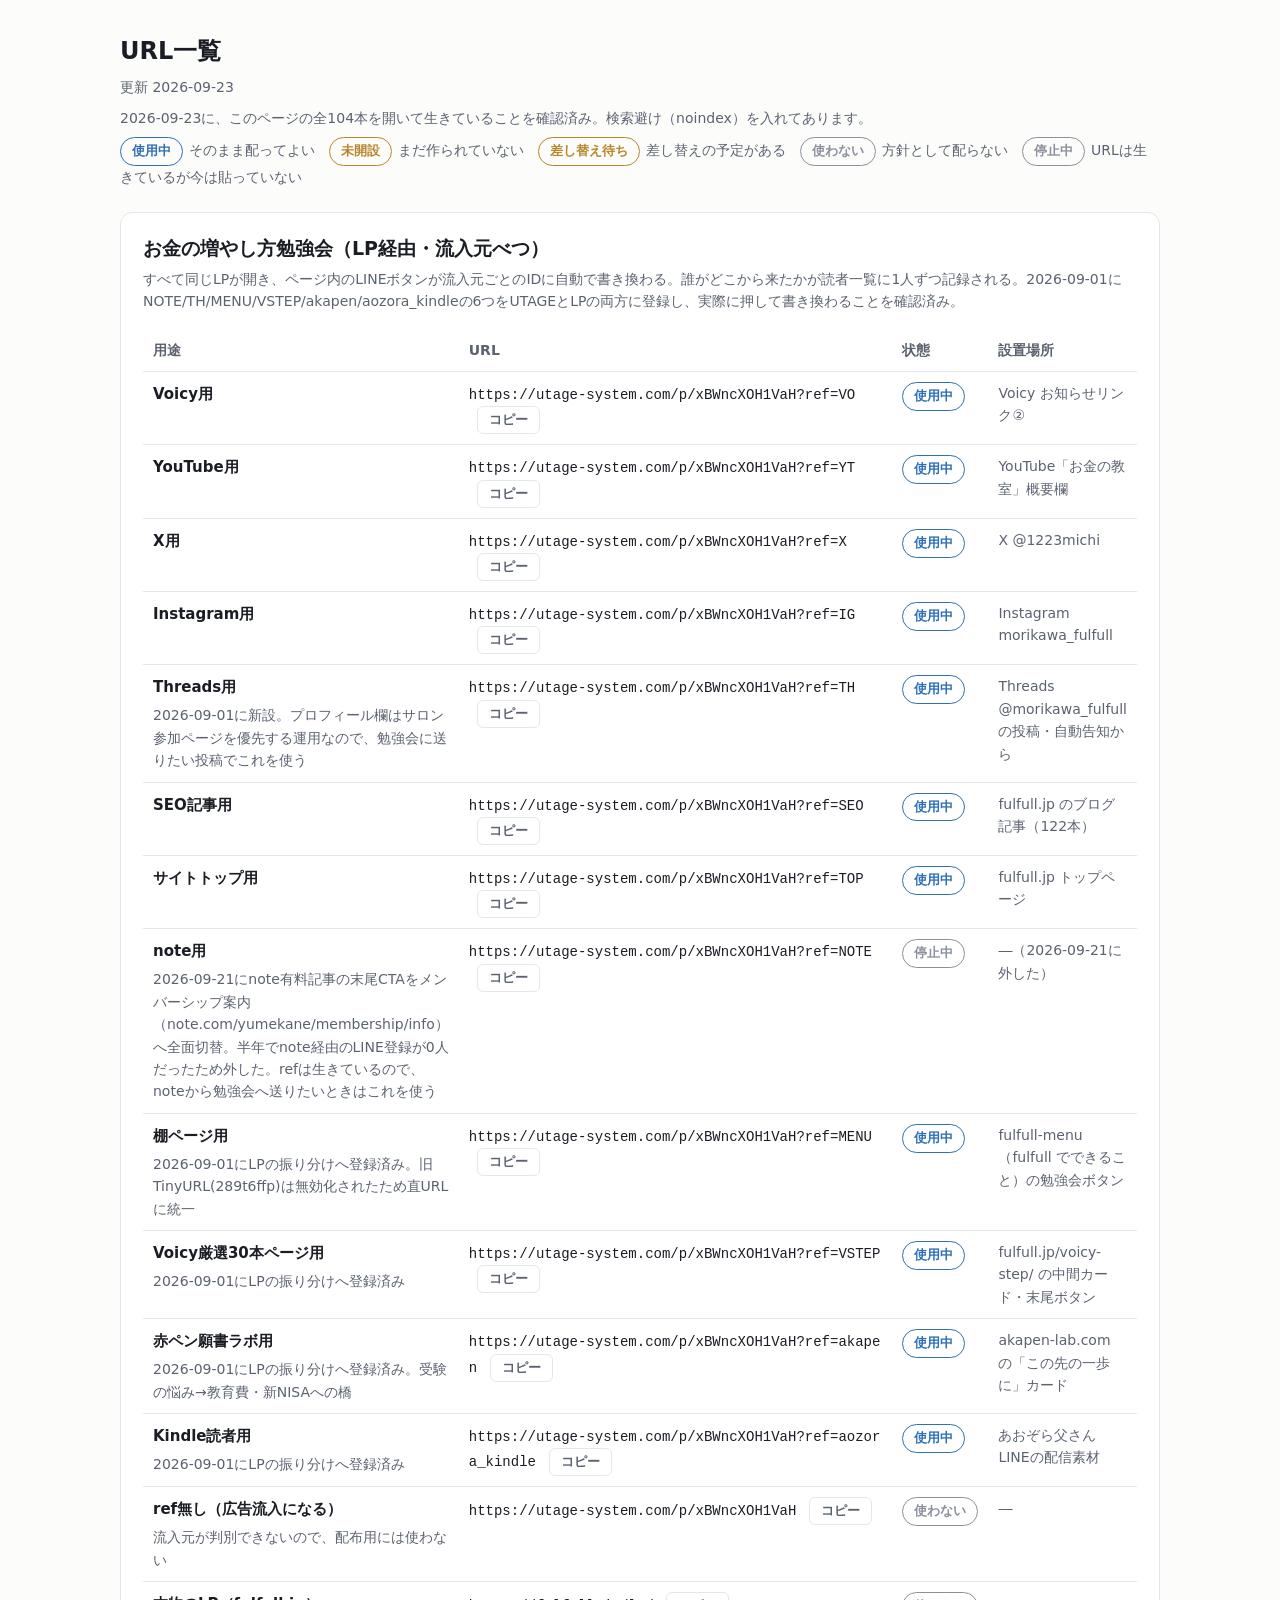
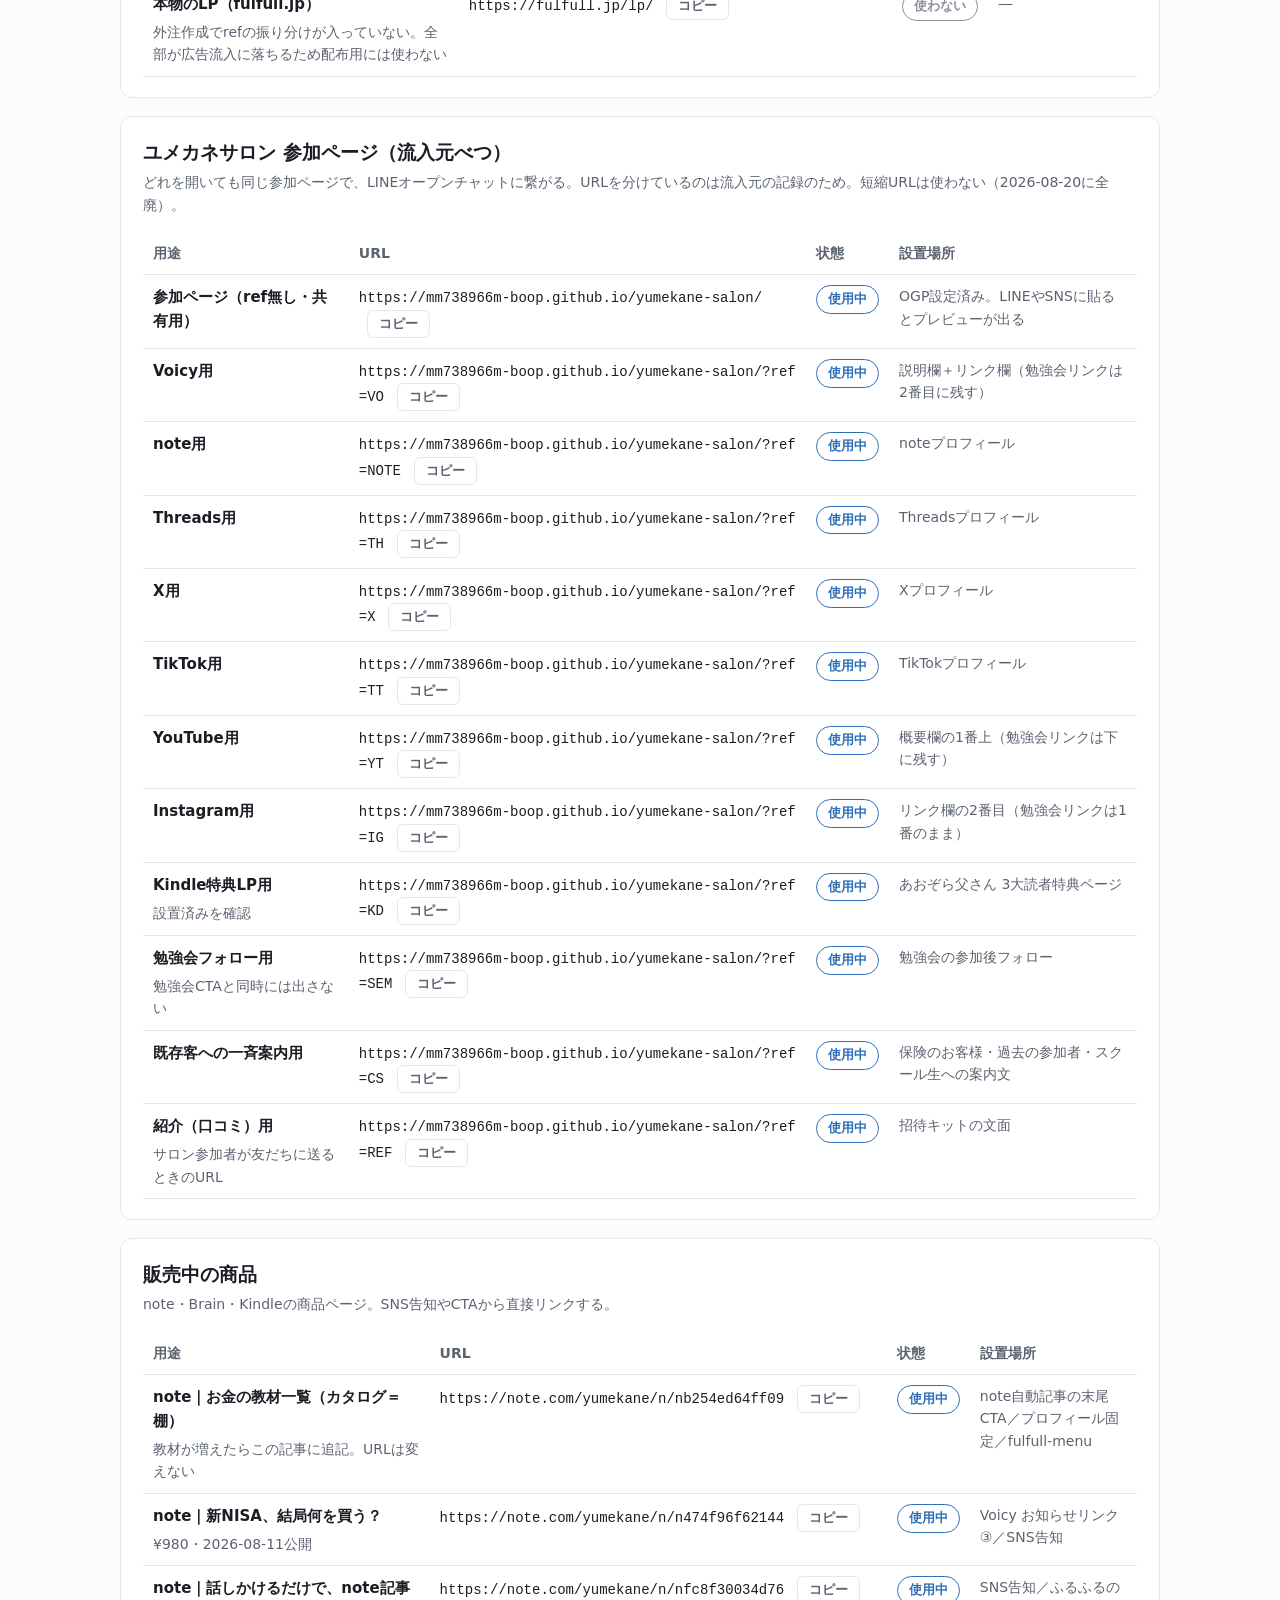
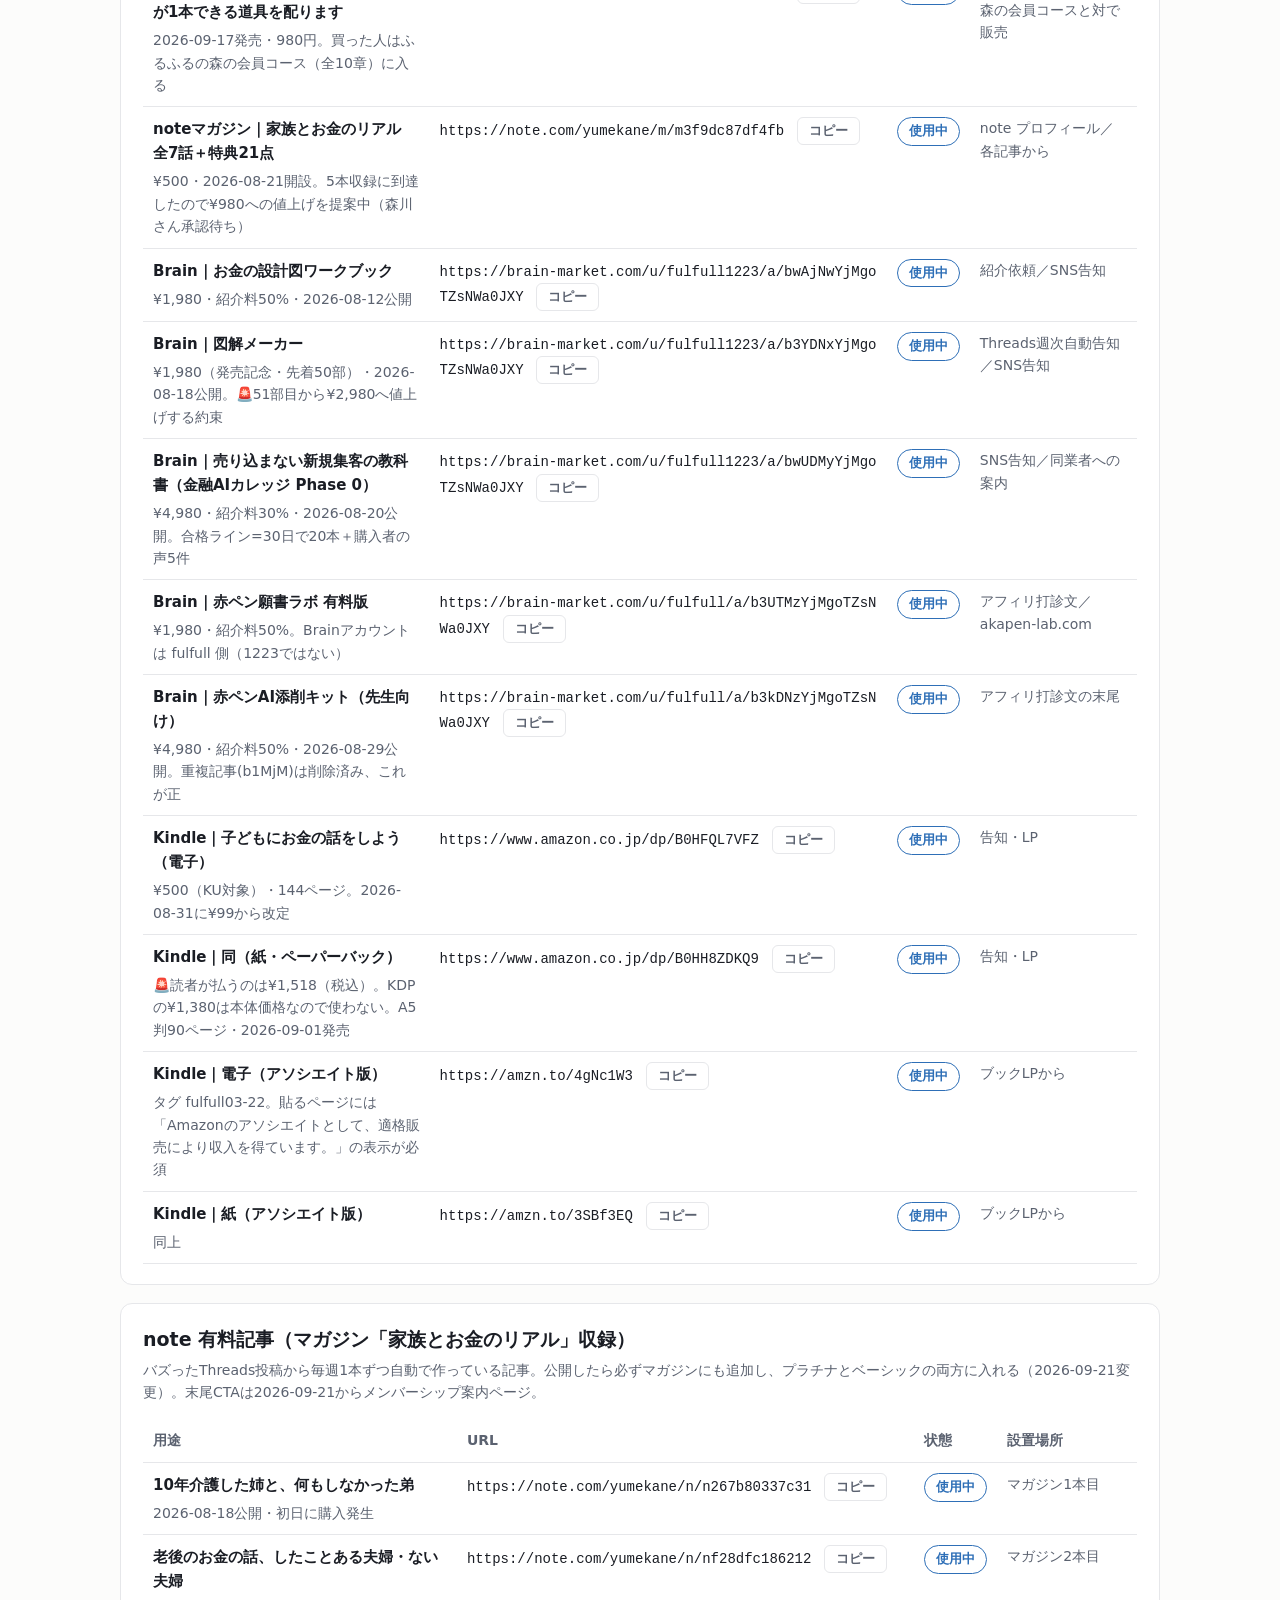
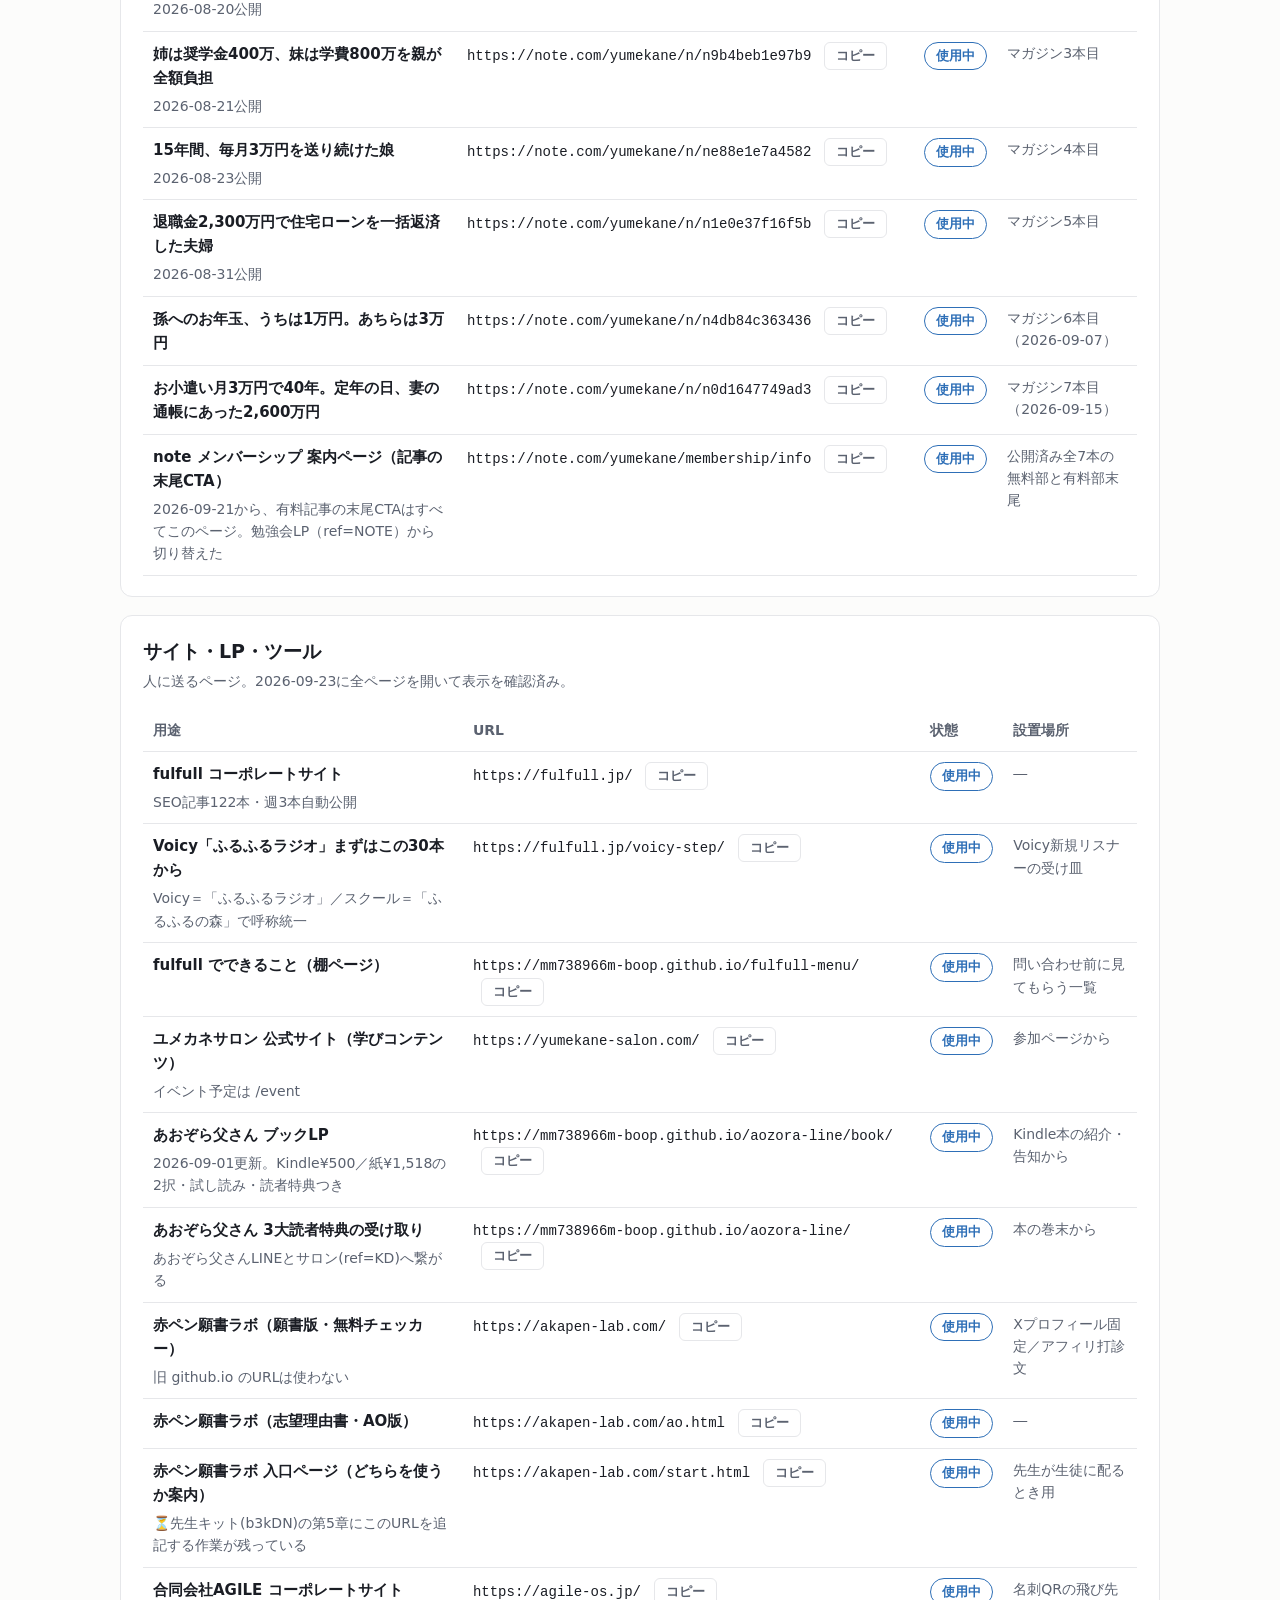
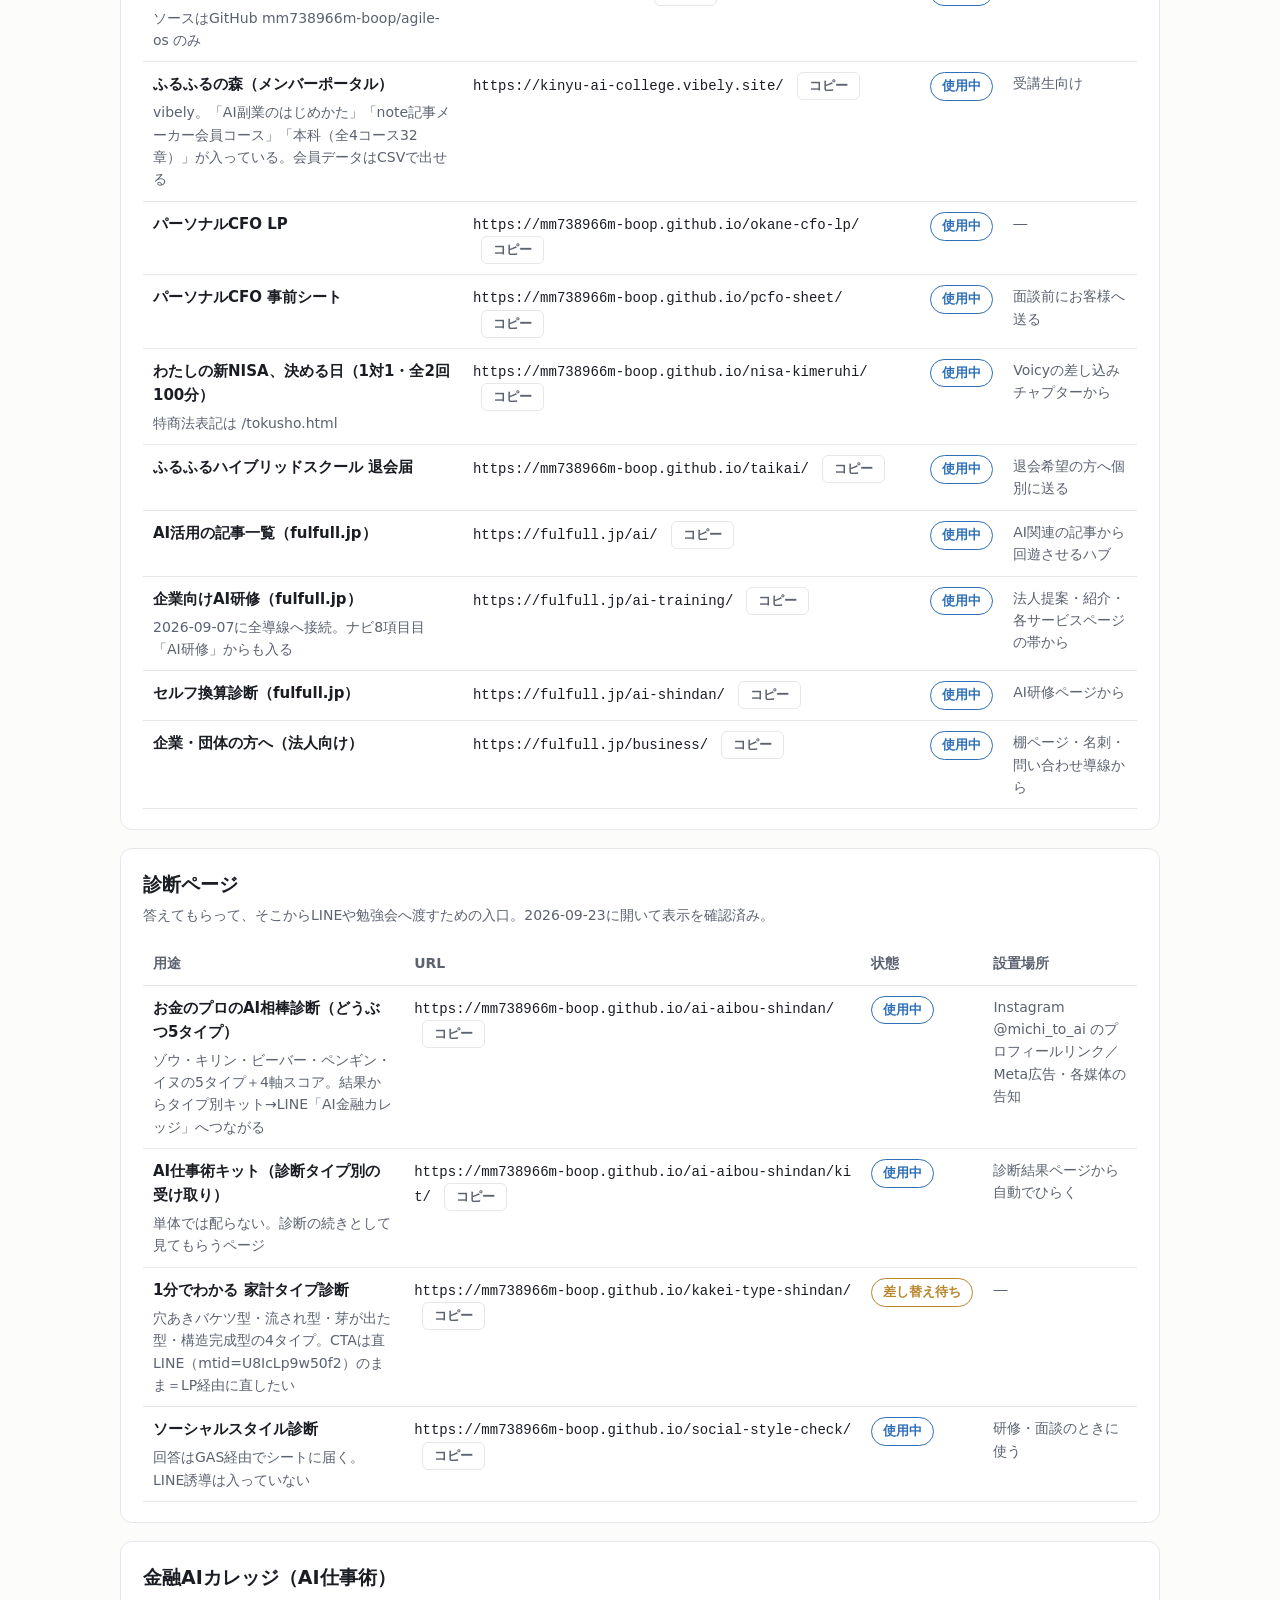
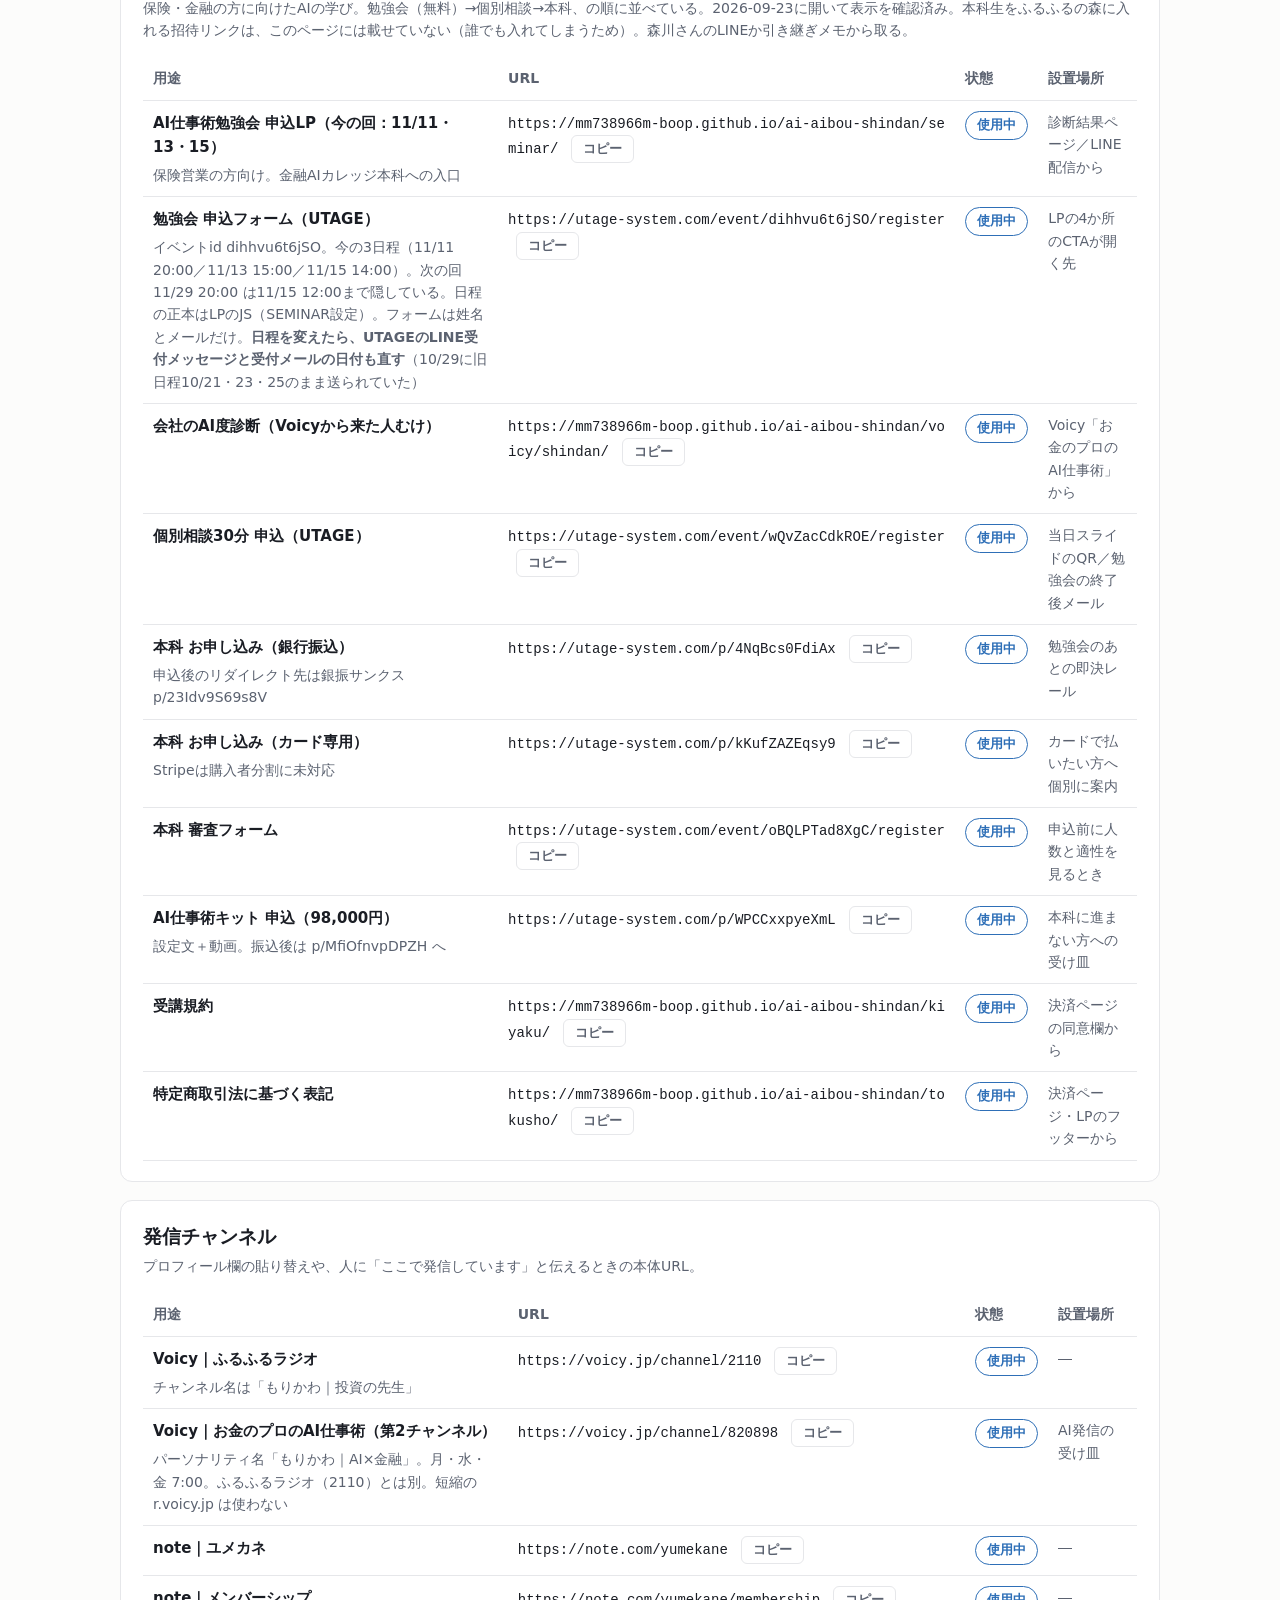
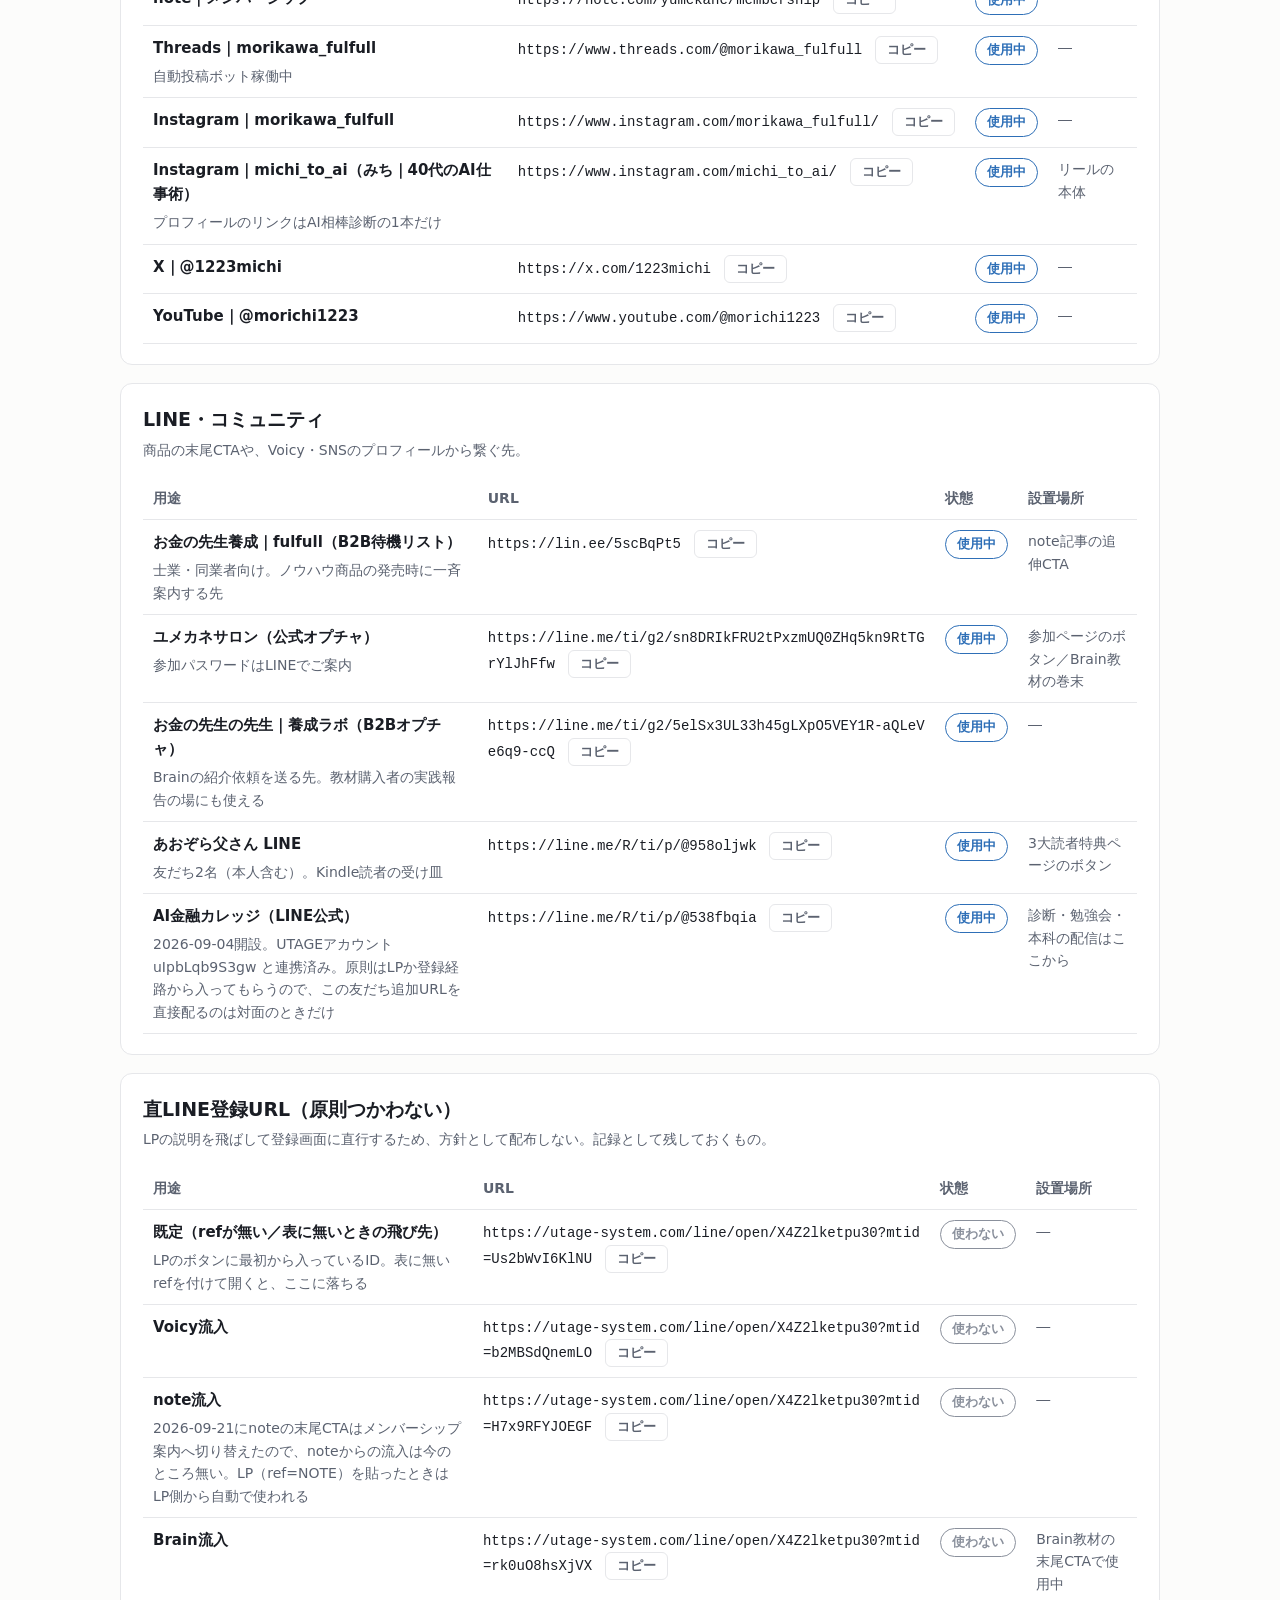
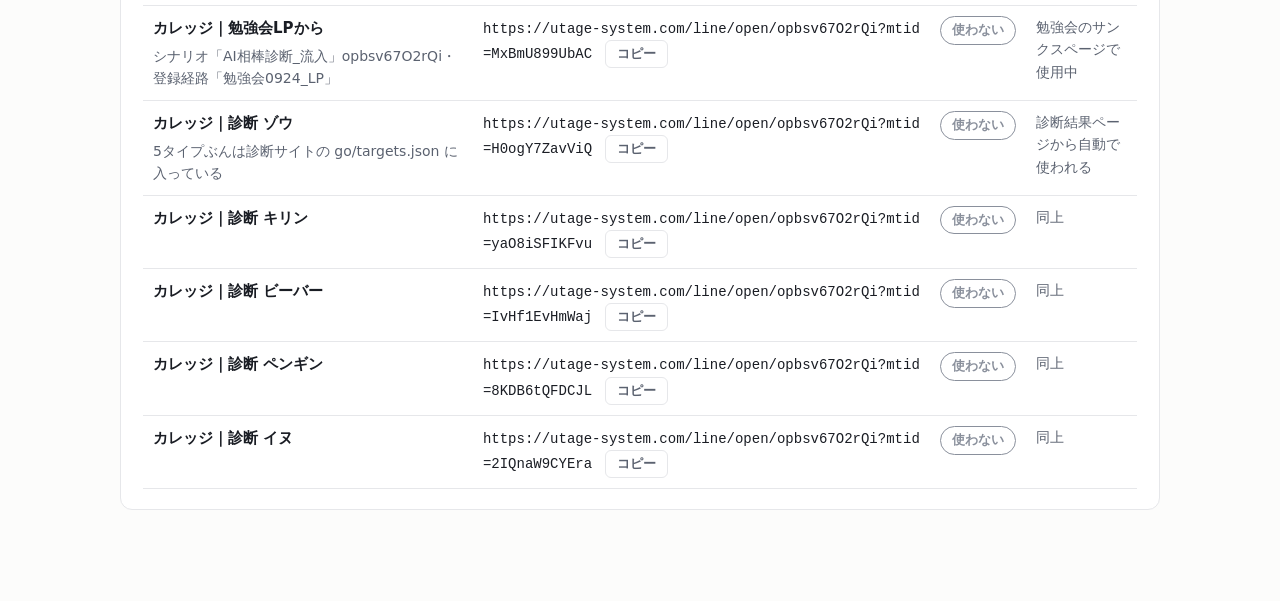
<file: index.html>
<!doctype html>
<html lang="ja"><head><meta charset="utf-8">
<meta name="robots" content="noindex,nofollow">
<title>URL一覧｜fulfull</title>
<style>
  :root{ --bg:#fcfcfb; --card:#fff; --ink:#1a1d24; --ink2:#5b6270; --ink3:#8a909c; --line:#e6e7ea; }
  :root:not([data-theme="light"]){ @media (prefers-color-scheme: dark){
    --bg:#1a1a19; --card:#232322; --ink:#f0f0ee; --ink2:#b4b6bb; --ink3:#85888f; --line:#33332f; }}
  *{box-sizing:border-box}
  body{margin:0;background:var(--bg);color:var(--ink);padding:32px 20px 60px;line-height:1.6;
    font-size:16px;font-family:"Hiragino Sans","Hiragino Kaku Gothic ProN",system-ui,sans-serif}
  .wrap{max-width:1040px;margin:0 auto}
  h1{font-size:24px;margin:0 0 6px}
  .sub{color:var(--ink2);font-size:14px;margin-bottom:8px}
  .legend{font-size:14px;color:var(--ink2);margin-bottom:24px}
  .legend .badge{margin-right:6px}
  .card{background:var(--card);border:1px solid var(--line);border-radius:12px;
    padding:20px 22px;margin-bottom:18px}
  .card h2{font-size:19px;font-weight:700;margin:0 0 4px}
  .cap{font-size:14px;color:var(--ink2);margin:0 0 16px}
  .scroll{overflow-x:auto}
  table{border-collapse:collapse;width:100%;font-size:15px;font-weight:500;min-width:760px}
  th,td{padding:10px 10px;border-bottom:1px solid var(--line);text-align:left;vertical-align:top}
  th{color:var(--ink2);font-weight:700;font-size:14px;white-space:nowrap}
  .name{font-weight:700}
  .note{font-size:14px;color:var(--ink2);margin-top:5px}
  code{font-family:ui-monospace,SFMono-Regular,Menlo,monospace;font-size:14px;
    word-break:break-all;background:transparent}
  .urlcell{width:46%}
  .copy{margin-left:8px;font-size:13px;font-weight:600;padding:4px 11px;border:1px solid var(--line);
    background:transparent;color:var(--ink2);border-radius:6px;cursor:pointer;white-space:nowrap}
  .copy:hover{color:var(--ink)}
  .badge{display:inline-block;font-size:13px;font-weight:700;padding:3px 11px;border-radius:999px;
    color:var(--c);border:1px solid var(--c);white-space:nowrap}
  .where{font-size:14px;color:var(--ink2)}
</style></head><body><div class="wrap">
<h1>URL一覧</h1>
<div class="sub">更新 2026-09-23</div>
<div class="sub">2026-09-23に、このページの全104本を開いて生きていることを確認済み。検索避け（noindex）を入れてあります。</div>
<div class="legend"><span class="badge" style="--c:#2E6FB7">使用中</span>そのまま配ってよい　<span class="badge" style="--c:#B8862B">未開設</span>まだ作られていない　<span class="badge" style="--c:#B8862B">差し替え待ち</span>差し替えの予定がある　<span class="badge" style="--c:#8a909c">使わない</span>方針として配らない　<span class="badge" style="--c:#8a909c">停止中</span>URLは生きているが今は貼っていない　</div>


  <section class="card">
    <h2>お金の増やし方勉強会（LP経由・流入元べつ）</h2>
    <p class="cap">すべて同じLPが開き、ページ内のLINEボタンが流入元ごとのIDに自動で書き換わる。誰がどこから来たかが読者一覧に1人ずつ記録される。2026-09-01にNOTE/TH/MENU/VSTEP/akapen/aozora_kindleの6つをUTAGEとLPの両方に登録し、実際に押して書き換わることを確認済み。</p>
    <div class="scroll"><table>
      <tr><th>用途</th><th>URL</th><th>状態</th><th>設置場所</th></tr>
      
      <tr>
        <td>
          <div class="name">Voicy用</div>
          
        </td>
        <td class="urlcell">
          <code id="u0benkyokai">https://utage-system.com/p/xBWncXOH1VaH?ref=VO</code>
<button class="copy" data-url="https://utage-system.com/p/xBWncXOH1VaH?ref=VO">コピー</button>
        </td>
        <td><span class="badge" style="--c:#2E6FB7">使用中</span></td>
        <td class="where">Voicy お知らせリンク②</td>
      </tr>
      <tr>
        <td>
          <div class="name">YouTube用</div>
          
        </td>
        <td class="urlcell">
          <code id="u1benkyokai">https://utage-system.com/p/xBWncXOH1VaH?ref=YT</code>
<button class="copy" data-url="https://utage-system.com/p/xBWncXOH1VaH?ref=YT">コピー</button>
        </td>
        <td><span class="badge" style="--c:#2E6FB7">使用中</span></td>
        <td class="where">YouTube「お金の教室」概要欄</td>
      </tr>
      <tr>
        <td>
          <div class="name">X用</div>
          
        </td>
        <td class="urlcell">
          <code id="u2benkyokai">https://utage-system.com/p/xBWncXOH1VaH?ref=X</code>
<button class="copy" data-url="https://utage-system.com/p/xBWncXOH1VaH?ref=X">コピー</button>
        </td>
        <td><span class="badge" style="--c:#2E6FB7">使用中</span></td>
        <td class="where">X @1223michi</td>
      </tr>
      <tr>
        <td>
          <div class="name">Instagram用</div>
          
        </td>
        <td class="urlcell">
          <code id="u3benkyokai">https://utage-system.com/p/xBWncXOH1VaH?ref=IG</code>
<button class="copy" data-url="https://utage-system.com/p/xBWncXOH1VaH?ref=IG">コピー</button>
        </td>
        <td><span class="badge" style="--c:#2E6FB7">使用中</span></td>
        <td class="where">Instagram morikawa_fulfull</td>
      </tr>
      <tr>
        <td>
          <div class="name">Threads用</div>
          <div class="note">2026-09-01に新設。プロフィール欄はサロン参加ページを優先する運用なので、勉強会に送りたい投稿でこれを使う</div>
        </td>
        <td class="urlcell">
          <code id="u4benkyokai">https://utage-system.com/p/xBWncXOH1VaH?ref=TH</code>
<button class="copy" data-url="https://utage-system.com/p/xBWncXOH1VaH?ref=TH">コピー</button>
        </td>
        <td><span class="badge" style="--c:#2E6FB7">使用中</span></td>
        <td class="where">Threads @morikawa_fulfull の投稿・自動告知から</td>
      </tr>
      <tr>
        <td>
          <div class="name">SEO記事用</div>
          
        </td>
        <td class="urlcell">
          <code id="u5benkyokai">https://utage-system.com/p/xBWncXOH1VaH?ref=SEO</code>
<button class="copy" data-url="https://utage-system.com/p/xBWncXOH1VaH?ref=SEO">コピー</button>
        </td>
        <td><span class="badge" style="--c:#2E6FB7">使用中</span></td>
        <td class="where">fulfull.jp のブログ記事（122本）</td>
      </tr>
      <tr>
        <td>
          <div class="name">サイトトップ用</div>
          
        </td>
        <td class="urlcell">
          <code id="u6benkyokai">https://utage-system.com/p/xBWncXOH1VaH?ref=TOP</code>
<button class="copy" data-url="https://utage-system.com/p/xBWncXOH1VaH?ref=TOP">コピー</button>
        </td>
        <td><span class="badge" style="--c:#2E6FB7">使用中</span></td>
        <td class="where">fulfull.jp トップページ</td>
      </tr>
      <tr>
        <td>
          <div class="name">note用</div>
          <div class="note">2026-09-21にnote有料記事の末尾CTAをメンバーシップ案内（note.com/yumekane/membership/info）へ全面切替。半年でnote経由のLINE登録が0人だったため外した。refは生きているので、noteから勉強会へ送りたいときはこれを使う</div>
        </td>
        <td class="urlcell">
          <code id="u7benkyokai">https://utage-system.com/p/xBWncXOH1VaH?ref=NOTE</code>
<button class="copy" data-url="https://utage-system.com/p/xBWncXOH1VaH?ref=NOTE">コピー</button>
        </td>
        <td><span class="badge" style="--c:#8a909c">停止中</span></td>
        <td class="where">―（2026-09-21に外した）</td>
      </tr>
      <tr>
        <td>
          <div class="name">棚ページ用</div>
          <div class="note">2026-09-01にLPの振り分けへ登録済み。旧TinyURL(289t6ffp)は無効化されたため直URLに統一</div>
        </td>
        <td class="urlcell">
          <code id="u8benkyokai">https://utage-system.com/p/xBWncXOH1VaH?ref=MENU</code>
<button class="copy" data-url="https://utage-system.com/p/xBWncXOH1VaH?ref=MENU">コピー</button>
        </td>
        <td><span class="badge" style="--c:#2E6FB7">使用中</span></td>
        <td class="where">fulfull-menu（fulfull でできること）の勉強会ボタン</td>
      </tr>
      <tr>
        <td>
          <div class="name">Voicy厳選30本ページ用</div>
          <div class="note">2026-09-01にLPの振り分けへ登録済み</div>
        </td>
        <td class="urlcell">
          <code id="u9benkyokai">https://utage-system.com/p/xBWncXOH1VaH?ref=VSTEP</code>
<button class="copy" data-url="https://utage-system.com/p/xBWncXOH1VaH?ref=VSTEP">コピー</button>
        </td>
        <td><span class="badge" style="--c:#2E6FB7">使用中</span></td>
        <td class="where">fulfull.jp/voicy-step/ の中間カード・末尾ボタン</td>
      </tr>
      <tr>
        <td>
          <div class="name">赤ペン願書ラボ用</div>
          <div class="note">2026-09-01にLPの振り分けへ登録済み。受験の悩み→教育費・新NISAへの橋</div>
        </td>
        <td class="urlcell">
          <code id="u10benkyokai">https://utage-system.com/p/xBWncXOH1VaH?ref=akapen</code>
<button class="copy" data-url="https://utage-system.com/p/xBWncXOH1VaH?ref=akapen">コピー</button>
        </td>
        <td><span class="badge" style="--c:#2E6FB7">使用中</span></td>
        <td class="where">akapen-lab.com の「この先の一歩に」カード</td>
      </tr>
      <tr>
        <td>
          <div class="name">Kindle読者用</div>
          <div class="note">2026-09-01にLPの振り分けへ登録済み</div>
        </td>
        <td class="urlcell">
          <code id="u11benkyokai">https://utage-system.com/p/xBWncXOH1VaH?ref=aozora_kindle</code>
<button class="copy" data-url="https://utage-system.com/p/xBWncXOH1VaH?ref=aozora_kindle">コピー</button>
        </td>
        <td><span class="badge" style="--c:#2E6FB7">使用中</span></td>
        <td class="where">あおぞら父さんLINEの配信素材</td>
      </tr>
      <tr>
        <td>
          <div class="name">ref無し（広告流入になる）</div>
          <div class="note">流入元が判別できないので、配布用には使わない</div>
        </td>
        <td class="urlcell">
          <code id="u12benkyokai">https://utage-system.com/p/xBWncXOH1VaH</code>
<button class="copy" data-url="https://utage-system.com/p/xBWncXOH1VaH">コピー</button>
        </td>
        <td><span class="badge" style="--c:#8a909c">使わない</span></td>
        <td class="where">―</td>
      </tr>
      <tr>
        <td>
          <div class="name">本物のLP（fulfull.jp）</div>
          <div class="note">外注作成でrefの振り分けが入っていない。全部が広告流入に落ちるため配布用には使わない</div>
        </td>
        <td class="urlcell">
          <code id="u13benkyokai">https://fulfull.jp/lp/</code>
<button class="copy" data-url="https://fulfull.jp/lp/">コピー</button>
        </td>
        <td><span class="badge" style="--c:#8a909c">使わない</span></td>
        <td class="where">―</td>
      </tr>
    </table></div>
  </section>
  <section class="card">
    <h2>ユメカネサロン 参加ページ（流入元べつ）</h2>
    <p class="cap">どれを開いても同じ参加ページで、LINEオープンチャットに繋がる。URLを分けているのは流入元の記録のため。短縮URLは使わない（2026-08-20に全廃）。</p>
    <div class="scroll"><table>
      <tr><th>用途</th><th>URL</th><th>状態</th><th>設置場所</th></tr>
      
      <tr>
        <td>
          <div class="name">参加ページ（ref無し・共有用）</div>
          
        </td>
        <td class="urlcell">
          <code id="u0salon">https://mm738966m-boop.github.io/yumekane-salon/</code>
<button class="copy" data-url="https://mm738966m-boop.github.io/yumekane-salon/">コピー</button>
        </td>
        <td><span class="badge" style="--c:#2E6FB7">使用中</span></td>
        <td class="where">OGP設定済み。LINEやSNSに貼るとプレビューが出る</td>
      </tr>
      <tr>
        <td>
          <div class="name">Voicy用</div>
          
        </td>
        <td class="urlcell">
          <code id="u1salon">https://mm738966m-boop.github.io/yumekane-salon/?ref=VO</code>
<button class="copy" data-url="https://mm738966m-boop.github.io/yumekane-salon/?ref=VO">コピー</button>
        </td>
        <td><span class="badge" style="--c:#2E6FB7">使用中</span></td>
        <td class="where">説明欄＋リンク欄（勉強会リンクは2番目に残す）</td>
      </tr>
      <tr>
        <td>
          <div class="name">note用</div>
          
        </td>
        <td class="urlcell">
          <code id="u2salon">https://mm738966m-boop.github.io/yumekane-salon/?ref=NOTE</code>
<button class="copy" data-url="https://mm738966m-boop.github.io/yumekane-salon/?ref=NOTE">コピー</button>
        </td>
        <td><span class="badge" style="--c:#2E6FB7">使用中</span></td>
        <td class="where">noteプロフィール</td>
      </tr>
      <tr>
        <td>
          <div class="name">Threads用</div>
          
        </td>
        <td class="urlcell">
          <code id="u3salon">https://mm738966m-boop.github.io/yumekane-salon/?ref=TH</code>
<button class="copy" data-url="https://mm738966m-boop.github.io/yumekane-salon/?ref=TH">コピー</button>
        </td>
        <td><span class="badge" style="--c:#2E6FB7">使用中</span></td>
        <td class="where">Threadsプロフィール</td>
      </tr>
      <tr>
        <td>
          <div class="name">X用</div>
          
        </td>
        <td class="urlcell">
          <code id="u4salon">https://mm738966m-boop.github.io/yumekane-salon/?ref=X</code>
<button class="copy" data-url="https://mm738966m-boop.github.io/yumekane-salon/?ref=X">コピー</button>
        </td>
        <td><span class="badge" style="--c:#2E6FB7">使用中</span></td>
        <td class="where">Xプロフィール</td>
      </tr>
      <tr>
        <td>
          <div class="name">TikTok用</div>
          
        </td>
        <td class="urlcell">
          <code id="u5salon">https://mm738966m-boop.github.io/yumekane-salon/?ref=TT</code>
<button class="copy" data-url="https://mm738966m-boop.github.io/yumekane-salon/?ref=TT">コピー</button>
        </td>
        <td><span class="badge" style="--c:#2E6FB7">使用中</span></td>
        <td class="where">TikTokプロフィール</td>
      </tr>
      <tr>
        <td>
          <div class="name">YouTube用</div>
          
        </td>
        <td class="urlcell">
          <code id="u6salon">https://mm738966m-boop.github.io/yumekane-salon/?ref=YT</code>
<button class="copy" data-url="https://mm738966m-boop.github.io/yumekane-salon/?ref=YT">コピー</button>
        </td>
        <td><span class="badge" style="--c:#2E6FB7">使用中</span></td>
        <td class="where">概要欄の1番上（勉強会リンクは下に残す）</td>
      </tr>
      <tr>
        <td>
          <div class="name">Instagram用</div>
          
        </td>
        <td class="urlcell">
          <code id="u7salon">https://mm738966m-boop.github.io/yumekane-salon/?ref=IG</code>
<button class="copy" data-url="https://mm738966m-boop.github.io/yumekane-salon/?ref=IG">コピー</button>
        </td>
        <td><span class="badge" style="--c:#2E6FB7">使用中</span></td>
        <td class="where">リンク欄の2番目（勉強会リンクは1番のまま）</td>
      </tr>
      <tr>
        <td>
          <div class="name">Kindle特典LP用</div>
          <div class="note">設置済みを確認</div>
        </td>
        <td class="urlcell">
          <code id="u8salon">https://mm738966m-boop.github.io/yumekane-salon/?ref=KD</code>
<button class="copy" data-url="https://mm738966m-boop.github.io/yumekane-salon/?ref=KD">コピー</button>
        </td>
        <td><span class="badge" style="--c:#2E6FB7">使用中</span></td>
        <td class="where">あおぞら父さん 3大読者特典ページ</td>
      </tr>
      <tr>
        <td>
          <div class="name">勉強会フォロー用</div>
          <div class="note">勉強会CTAと同時には出さない</div>
        </td>
        <td class="urlcell">
          <code id="u9salon">https://mm738966m-boop.github.io/yumekane-salon/?ref=SEM</code>
<button class="copy" data-url="https://mm738966m-boop.github.io/yumekane-salon/?ref=SEM">コピー</button>
        </td>
        <td><span class="badge" style="--c:#2E6FB7">使用中</span></td>
        <td class="where">勉強会の参加後フォロー</td>
      </tr>
      <tr>
        <td>
          <div class="name">既存客への一斉案内用</div>
          
        </td>
        <td class="urlcell">
          <code id="u10salon">https://mm738966m-boop.github.io/yumekane-salon/?ref=CS</code>
<button class="copy" data-url="https://mm738966m-boop.github.io/yumekane-salon/?ref=CS">コピー</button>
        </td>
        <td><span class="badge" style="--c:#2E6FB7">使用中</span></td>
        <td class="where">保険のお客様・過去の参加者・スクール生への案内文</td>
      </tr>
      <tr>
        <td>
          <div class="name">紹介（口コミ）用</div>
          <div class="note">サロン参加者が友だちに送るときのURL</div>
        </td>
        <td class="urlcell">
          <code id="u11salon">https://mm738966m-boop.github.io/yumekane-salon/?ref=REF</code>
<button class="copy" data-url="https://mm738966m-boop.github.io/yumekane-salon/?ref=REF">コピー</button>
        </td>
        <td><span class="badge" style="--c:#2E6FB7">使用中</span></td>
        <td class="where">招待キットの文面</td>
      </tr>
    </table></div>
  </section>
  <section class="card">
    <h2>販売中の商品</h2>
    <p class="cap">note・Brain・Kindleの商品ページ。SNS告知やCTAから直接リンクする。</p>
    <div class="scroll"><table>
      <tr><th>用途</th><th>URL</th><th>状態</th><th>設置場所</th></tr>
      
      <tr>
        <td>
          <div class="name">note｜お金の教材一覧（カタログ＝棚）</div>
          <div class="note">教材が増えたらこの記事に追記。URLは変えない</div>
        </td>
        <td class="urlcell">
          <code id="u0products">https://note.com/yumekane/n/nb254ed64ff09</code>
<button class="copy" data-url="https://note.com/yumekane/n/nb254ed64ff09">コピー</button>
        </td>
        <td><span class="badge" style="--c:#2E6FB7">使用中</span></td>
        <td class="where">note自動記事の末尾CTA／プロフィール固定／fulfull-menu</td>
      </tr>
      <tr>
        <td>
          <div class="name">note｜新NISA、結局何を買う？</div>
          <div class="note">¥980・2026-08-11公開</div>
        </td>
        <td class="urlcell">
          <code id="u1products">https://note.com/yumekane/n/n474f96f62144</code>
<button class="copy" data-url="https://note.com/yumekane/n/n474f96f62144">コピー</button>
        </td>
        <td><span class="badge" style="--c:#2E6FB7">使用中</span></td>
        <td class="where">Voicy お知らせリンク③／SNS告知</td>
      </tr>
      <tr>
        <td>
          <div class="name">note｜話しかけるだけで、note記事が1本できる道具を配ります</div>
          <div class="note">2026-09-17発売・980円。買った人はふるふるの森の会員コース（全10章）に入る</div>
        </td>
        <td class="urlcell">
          <code>https://note.com/yumekane/n/nfc8f30034d76</code>
<button class="copy" data-url="https://note.com/yumekane/n/nfc8f30034d76">コピー</button>
        </td>
        <td><span class="badge" style="--c:#2E6FB7">使用中</span></td>
        <td class="where">SNS告知／ふるふるの森の会員コースと対で販売</td>
      </tr>
      <tr>
        <td>
          <div class="name">noteマガジン｜家族とお金のリアル 全7話＋特典21点</div>
          <div class="note">¥500・2026-08-21開設。5本収録に到達したので¥980への値上げを提案中（森川さん承認待ち）</div>
        </td>
        <td class="urlcell">
          <code id="u2products">https://note.com/yumekane/m/m3f9dc87df4fb</code>
<button class="copy" data-url="https://note.com/yumekane/m/m3f9dc87df4fb">コピー</button>
        </td>
        <td><span class="badge" style="--c:#2E6FB7">使用中</span></td>
        <td class="where">note プロフィール／各記事から</td>
      </tr>
      <tr>
        <td>
          <div class="name">Brain｜お金の設計図ワークブック</div>
          <div class="note">¥1,980・紹介料50%・2026-08-12公開</div>
        </td>
        <td class="urlcell">
          <code id="u3products">https://brain-market.com/u/fulfull1223/a/bwAjNwYjMgoTZsNWa0JXY</code>
<button class="copy" data-url="https://brain-market.com/u/fulfull1223/a/bwAjNwYjMgoTZsNWa0JXY">コピー</button>
        </td>
        <td><span class="badge" style="--c:#2E6FB7">使用中</span></td>
        <td class="where">紹介依頼／SNS告知</td>
      </tr>
      <tr>
        <td>
          <div class="name">Brain｜図解メーカー</div>
          <div class="note">¥1,980（発売記念・先着50部）・2026-08-18公開。🚨51部目から¥2,980へ値上げする約束</div>
        </td>
        <td class="urlcell">
          <code id="u4products">https://brain-market.com/u/fulfull1223/a/b3YDNxYjMgoTZsNWa0JXY</code>
<button class="copy" data-url="https://brain-market.com/u/fulfull1223/a/b3YDNxYjMgoTZsNWa0JXY">コピー</button>
        </td>
        <td><span class="badge" style="--c:#2E6FB7">使用中</span></td>
        <td class="where">Threads週次自動告知／SNS告知</td>
      </tr>
      <tr>
        <td>
          <div class="name">Brain｜売り込まない新規集客の教科書（金融AIカレッジ Phase 0）</div>
          <div class="note">¥4,980・紹介料30%・2026-08-20公開。合格ライン=30日で20本＋購入者の声5件</div>
        </td>
        <td class="urlcell">
          <code id="u5products">https://brain-market.com/u/fulfull1223/a/bwUDMyYjMgoTZsNWa0JXY</code>
<button class="copy" data-url="https://brain-market.com/u/fulfull1223/a/bwUDMyYjMgoTZsNWa0JXY">コピー</button>
        </td>
        <td><span class="badge" style="--c:#2E6FB7">使用中</span></td>
        <td class="where">SNS告知／同業者への案内</td>
      </tr>
      <tr>
        <td>
          <div class="name">Brain｜赤ペン願書ラボ 有料版</div>
          <div class="note">¥1,980・紹介料50%。Brainアカウントは fulfull 側（1223ではない）</div>
        </td>
        <td class="urlcell">
          <code id="u6products">https://brain-market.com/u/fulfull/a/b3UTMzYjMgoTZsNWa0JXY</code>
<button class="copy" data-url="https://brain-market.com/u/fulfull/a/b3UTMzYjMgoTZsNWa0JXY">コピー</button>
        </td>
        <td><span class="badge" style="--c:#2E6FB7">使用中</span></td>
        <td class="where">アフィリ打診文／akapen-lab.com</td>
      </tr>
      <tr>
        <td>
          <div class="name">Brain｜赤ペンAI添削キット（先生向け）</div>
          <div class="note">¥4,980・紹介料50%・2026-08-29公開。重複記事(b1MjM)は削除済み、これが正</div>
        </td>
        <td class="urlcell">
          <code id="u7products">https://brain-market.com/u/fulfull/a/b3kDNzYjMgoTZsNWa0JXY</code>
<button class="copy" data-url="https://brain-market.com/u/fulfull/a/b3kDNzYjMgoTZsNWa0JXY">コピー</button>
        </td>
        <td><span class="badge" style="--c:#2E6FB7">使用中</span></td>
        <td class="where">アフィリ打診文の末尾</td>
      </tr>
      <tr>
        <td>
          <div class="name">Kindle｜子どもにお金の話をしよう（電子）</div>
          <div class="note">¥500（KU対象）・144ページ。2026-08-31に¥99から改定</div>
        </td>
        <td class="urlcell">
          <code id="u8products">https://www.amazon.co.jp/dp/B0HFQL7VFZ</code>
<button class="copy" data-url="https://www.amazon.co.jp/dp/B0HFQL7VFZ">コピー</button>
        </td>
        <td><span class="badge" style="--c:#2E6FB7">使用中</span></td>
        <td class="where">告知・LP</td>
      </tr>
      <tr>
        <td>
          <div class="name">Kindle｜同（紙・ペーパーバック）</div>
          <div class="note">🚨読者が払うのは¥1,518（税込）。KDPの¥1,380は本体価格なので使わない。A5判90ページ・2026-09-01発売</div>
        </td>
        <td class="urlcell">
          <code id="u9products">https://www.amazon.co.jp/dp/B0HH8ZDKQ9</code>
<button class="copy" data-url="https://www.amazon.co.jp/dp/B0HH8ZDKQ9">コピー</button>
        </td>
        <td><span class="badge" style="--c:#2E6FB7">使用中</span></td>
        <td class="where">告知・LP</td>
      </tr>
      <tr>
        <td>
          <div class="name">Kindle｜電子（アソシエイト版）</div>
          <div class="note">タグ fulfull03-22。貼るページには「Amazonのアソシエイトとして、適格販売により収入を得ています。」の表示が必須</div>
        </td>
        <td class="urlcell">
          <code id="u10products">https://amzn.to/4gNc1W3</code>
<button class="copy" data-url="https://amzn.to/4gNc1W3">コピー</button>
        </td>
        <td><span class="badge" style="--c:#2E6FB7">使用中</span></td>
        <td class="where">ブックLPから</td>
      </tr>
      <tr>
        <td>
          <div class="name">Kindle｜紙（アソシエイト版）</div>
          <div class="note">同上</div>
        </td>
        <td class="urlcell">
          <code id="u11products">https://amzn.to/3SBf3EQ</code>
<button class="copy" data-url="https://amzn.to/3SBf3EQ">コピー</button>
        </td>
        <td><span class="badge" style="--c:#2E6FB7">使用中</span></td>
        <td class="where">ブックLPから</td>
      </tr>
    </table></div>
  </section>
  <section class="card">
    <h2>note 有料記事（マガジン「家族とお金のリアル」収録）</h2>
    <p class="cap">バズったThreads投稿から毎週1本ずつ自動で作っている記事。公開したら必ずマガジンにも追加し、プラチナとベーシックの両方に入れる（2026-09-21変更）。末尾CTAは2026-09-21からメンバーシップ案内ページ。</p>
    <div class="scroll"><table>
      <tr><th>用途</th><th>URL</th><th>状態</th><th>設置場所</th></tr>
      
      <tr>
        <td>
          <div class="name">10年介護した姉と、何もしなかった弟</div>
          <div class="note">2026-08-18公開・初日に購入発生</div>
        </td>
        <td class="urlcell">
          <code id="u0noteengine">https://note.com/yumekane/n/n267b80337c31</code>
<button class="copy" data-url="https://note.com/yumekane/n/n267b80337c31">コピー</button>
        </td>
        <td><span class="badge" style="--c:#2E6FB7">使用中</span></td>
        <td class="where">マガジン1本目</td>
      </tr>
      <tr>
        <td>
          <div class="name">老後のお金の話、したことある夫婦・ない夫婦</div>
          <div class="note">2026-08-20公開</div>
        </td>
        <td class="urlcell">
          <code id="u1noteengine">https://note.com/yumekane/n/nf28dfc186212</code>
<button class="copy" data-url="https://note.com/yumekane/n/nf28dfc186212">コピー</button>
        </td>
        <td><span class="badge" style="--c:#2E6FB7">使用中</span></td>
        <td class="where">マガジン2本目</td>
      </tr>
      <tr>
        <td>
          <div class="name">姉は奨学金400万、妹は学費800万を親が全額負担</div>
          <div class="note">2026-08-21公開</div>
        </td>
        <td class="urlcell">
          <code id="u2noteengine">https://note.com/yumekane/n/n9b4beb1e97b9</code>
<button class="copy" data-url="https://note.com/yumekane/n/n9b4beb1e97b9">コピー</button>
        </td>
        <td><span class="badge" style="--c:#2E6FB7">使用中</span></td>
        <td class="where">マガジン3本目</td>
      </tr>
      <tr>
        <td>
          <div class="name">15年間、毎月3万円を送り続けた娘</div>
          <div class="note">2026-08-23公開</div>
        </td>
        <td class="urlcell">
          <code id="u3noteengine">https://note.com/yumekane/n/ne88e1e7a4582</code>
<button class="copy" data-url="https://note.com/yumekane/n/ne88e1e7a4582">コピー</button>
        </td>
        <td><span class="badge" style="--c:#2E6FB7">使用中</span></td>
        <td class="where">マガジン4本目</td>
      </tr>
      <tr>
        <td>
          <div class="name">退職金2,300万円で住宅ローンを一括返済した夫婦</div>
          <div class="note">2026-08-31公開</div>
        </td>
        <td class="urlcell">
          <code id="u4noteengine">https://note.com/yumekane/n/n1e0e37f16f5b</code>
<button class="copy" data-url="https://note.com/yumekane/n/n1e0e37f16f5b">コピー</button>
        </td>
        <td><span class="badge" style="--c:#2E6FB7">使用中</span></td>
        <td class="where">マガジン5本目</td>
      </tr>
      <tr>
        <td>
          <div class="name">孫へのお年玉、うちは1万円。あちらは3万円</div>
          
        </td>
        <td class="urlcell">
          <code>https://note.com/yumekane/n/n4db84c363436</code>
<button class="copy" data-url="https://note.com/yumekane/n/n4db84c363436">コピー</button>
        </td>
        <td><span class="badge" style="--c:#2E6FB7">使用中</span></td>
        <td class="where">マガジン6本目（2026-09-07）</td>
      </tr>
      <tr>
        <td>
          <div class="name">お小遣い月3万円で40年。定年の日、妻の通帳にあった2,600万円</div>
          
        </td>
        <td class="urlcell">
          <code>https://note.com/yumekane/n/n0d1647749ad3</code>
<button class="copy" data-url="https://note.com/yumekane/n/n0d1647749ad3">コピー</button>
        </td>
        <td><span class="badge" style="--c:#2E6FB7">使用中</span></td>
        <td class="where">マガジン7本目（2026-09-15）</td>
      </tr>
      <tr>
        <td>
          <div class="name">note メンバーシップ 案内ページ（記事の末尾CTA）</div>
          <div class="note">2026-09-21から、有料記事の末尾CTAはすべてこのページ。勉強会LP（ref=NOTE）から切り替えた</div>
        </td>
        <td class="urlcell">
          <code>https://note.com/yumekane/membership/info</code>
<button class="copy" data-url="https://note.com/yumekane/membership/info">コピー</button>
        </td>
        <td><span class="badge" style="--c:#2E6FB7">使用中</span></td>
        <td class="where">公開済み全7本の無料部と有料部末尾</td>
      </tr>
    </table></div>
  </section>
  <section class="card">
    <h2>サイト・LP・ツール</h2>
    <p class="cap">人に送るページ。2026-09-23に全ページを開いて表示を確認済み。</p>
    <div class="scroll"><table>
      <tr><th>用途</th><th>URL</th><th>状態</th><th>設置場所</th></tr>
      
      <tr>
        <td>
          <div class="name">fulfull コーポレートサイト</div>
          <div class="note">SEO記事122本・週3本自動公開</div>
        </td>
        <td class="urlcell">
          <code id="u0pages">https://fulfull.jp/</code>
<button class="copy" data-url="https://fulfull.jp/">コピー</button>
        </td>
        <td><span class="badge" style="--c:#2E6FB7">使用中</span></td>
        <td class="where">―</td>
      </tr>
      <tr>
        <td>
          <div class="name">Voicy「ふるふるラジオ」まずはこの30本から</div>
          <div class="note">Voicy＝「ふるふるラジオ」／スクール＝「ふるふるの森」で呼称統一</div>
        </td>
        <td class="urlcell">
          <code id="u1pages">https://fulfull.jp/voicy-step/</code>
<button class="copy" data-url="https://fulfull.jp/voicy-step/">コピー</button>
        </td>
        <td><span class="badge" style="--c:#2E6FB7">使用中</span></td>
        <td class="where">Voicy新規リスナーの受け皿</td>
      </tr>
      <tr>
        <td>
          <div class="name">fulfull でできること（棚ページ）</div>
          
        </td>
        <td class="urlcell">
          <code id="u2pages">https://mm738966m-boop.github.io/fulfull-menu/</code>
<button class="copy" data-url="https://mm738966m-boop.github.io/fulfull-menu/">コピー</button>
        </td>
        <td><span class="badge" style="--c:#2E6FB7">使用中</span></td>
        <td class="where">問い合わせ前に見てもらう一覧</td>
      </tr>
      <tr>
        <td>
          <div class="name">ユメカネサロン 公式サイト（学びコンテンツ）</div>
          <div class="note">イベント予定は /event</div>
        </td>
        <td class="urlcell">
          <code id="u3pages">https://yumekane-salon.com/</code>
<button class="copy" data-url="https://yumekane-salon.com/">コピー</button>
        </td>
        <td><span class="badge" style="--c:#2E6FB7">使用中</span></td>
        <td class="where">参加ページから</td>
      </tr>
      <tr>
        <td>
          <div class="name">あおぞら父さん ブックLP</div>
          <div class="note">2026-09-01更新。Kindle¥500／紙¥1,518の2択・試し読み・読者特典つき</div>
        </td>
        <td class="urlcell">
          <code id="u4pages">https://mm738966m-boop.github.io/aozora-line/book/</code>
<button class="copy" data-url="https://mm738966m-boop.github.io/aozora-line/book/">コピー</button>
        </td>
        <td><span class="badge" style="--c:#2E6FB7">使用中</span></td>
        <td class="where">Kindle本の紹介・告知から</td>
      </tr>
      <tr>
        <td>
          <div class="name">あおぞら父さん 3大読者特典の受け取り</div>
          <div class="note">あおぞら父さんLINEとサロン(ref=KD)へ繋がる</div>
        </td>
        <td class="urlcell">
          <code id="u5pages">https://mm738966m-boop.github.io/aozora-line/</code>
<button class="copy" data-url="https://mm738966m-boop.github.io/aozora-line/">コピー</button>
        </td>
        <td><span class="badge" style="--c:#2E6FB7">使用中</span></td>
        <td class="where">本の巻末から</td>
      </tr>
      <tr>
        <td>
          <div class="name">赤ペン願書ラボ（願書版・無料チェッカー）</div>
          <div class="note">旧 github.io のURLは使わない</div>
        </td>
        <td class="urlcell">
          <code id="u6pages">https://akapen-lab.com/</code>
<button class="copy" data-url="https://akapen-lab.com/">コピー</button>
        </td>
        <td><span class="badge" style="--c:#2E6FB7">使用中</span></td>
        <td class="where">Xプロフィール固定／アフィリ打診文</td>
      </tr>
      <tr>
        <td>
          <div class="name">赤ペン願書ラボ（志望理由書・AO版）</div>
          
        </td>
        <td class="urlcell">
          <code id="u7pages">https://akapen-lab.com/ao.html</code>
<button class="copy" data-url="https://akapen-lab.com/ao.html">コピー</button>
        </td>
        <td><span class="badge" style="--c:#2E6FB7">使用中</span></td>
        <td class="where">―</td>
      </tr>
      <tr>
        <td>
          <div class="name">赤ペン願書ラボ 入口ページ（どちらを使うか案内）</div>
          <div class="note">⏳先生キット(b3kDN)の第5章にこのURLを追記する作業が残っている</div>
        </td>
        <td class="urlcell">
          <code id="u8pages">https://akapen-lab.com/start.html</code>
<button class="copy" data-url="https://akapen-lab.com/start.html">コピー</button>
        </td>
        <td><span class="badge" style="--c:#2E6FB7">使用中</span></td>
        <td class="where">先生が生徒に配るとき用</td>
      </tr>
      <tr>
        <td>
          <div class="name">合同会社AGILE コーポレートサイト</div>
          <div class="note">ソースはGitHub mm738966m-boop/agile-os のみ</div>
        </td>
        <td class="urlcell">
          <code id="u9pages">https://agile-os.jp/</code>
<button class="copy" data-url="https://agile-os.jp/">コピー</button>
        </td>
        <td><span class="badge" style="--c:#2E6FB7">使用中</span></td>
        <td class="where">名刺QRの飛び先</td>
      </tr>
      <tr>
        <td>
          <div class="name">ふるふるの森（メンバーポータル）</div>
          <div class="note">vibely。「AI副業のはじめかた」「note記事メーカー会員コース」「本科（全4コース32章）」が入っている。会員データはCSVで出せる</div>
        </td>
        <td class="urlcell">
          <code id="u10pages">https://kinyu-ai-college.vibely.site/</code>
<button class="copy" data-url="https://kinyu-ai-college.vibely.site/">コピー</button>
        </td>
        <td><span class="badge" style="--c:#2E6FB7">使用中</span></td>
        <td class="where">受講生向け</td>
      </tr>
      <tr>
        <td>
          <div class="name">パーソナルCFO LP</div>
          
        </td>
        <td class="urlcell">
          <code id="u11pages">https://mm738966m-boop.github.io/okane-cfo-lp/</code>
<button class="copy" data-url="https://mm738966m-boop.github.io/okane-cfo-lp/">コピー</button>
        </td>
        <td><span class="badge" style="--c:#2E6FB7">使用中</span></td>
        <td class="where">―</td>
      </tr>
      <tr>
        <td>
          <div class="name">パーソナルCFO 事前シート</div>
          
        </td>
        <td class="urlcell">
          <code id="u12pages">https://mm738966m-boop.github.io/pcfo-sheet/</code>
<button class="copy" data-url="https://mm738966m-boop.github.io/pcfo-sheet/">コピー</button>
        </td>
        <td><span class="badge" style="--c:#2E6FB7">使用中</span></td>
        <td class="where">面談前にお客様へ送る</td>
      </tr>
      <tr>
        <td>
          <div class="name">わたしの新NISA、決める日（1対1・全2回100分）</div>
          <div class="note">特商法表記は /tokusho.html</div>
        </td>
        <td class="urlcell">
          <code id="u13pages">https://mm738966m-boop.github.io/nisa-kimeruhi/</code>
<button class="copy" data-url="https://mm738966m-boop.github.io/nisa-kimeruhi/">コピー</button>
        </td>
        <td><span class="badge" style="--c:#2E6FB7">使用中</span></td>
        <td class="where">Voicyの差し込みチャプターから</td>
      </tr>
      <tr>
        <td>
          <div class="name">ふるふるハイブリッドスクール 退会届</div>
          
        </td>
        <td class="urlcell">
          <code id="u14pages">https://mm738966m-boop.github.io/taikai/</code>
<button class="copy" data-url="https://mm738966m-boop.github.io/taikai/">コピー</button>
        </td>
        <td><span class="badge" style="--c:#2E6FB7">使用中</span></td>
        <td class="where">退会希望の方へ個別に送る</td>
      </tr>
      <tr>
        <td>
          <div class="name">AI活用の記事一覧（fulfull.jp）</div>
          
        </td>
        <td class="urlcell">
          <code>https://fulfull.jp/ai/</code>
<button class="copy" data-url="https://fulfull.jp/ai/">コピー</button>
        </td>
        <td><span class="badge" style="--c:#2E6FB7">使用中</span></td>
        <td class="where">AI関連の記事から回遊させるハブ</td>
      </tr>
      <tr>
        <td>
          <div class="name">企業向けAI研修（fulfull.jp）</div>
          <div class="note">2026-09-07に全導線へ接続。ナビ8項目目「AI研修」からも入る</div>
        </td>
        <td class="urlcell">
          <code>https://fulfull.jp/ai-training/</code>
<button class="copy" data-url="https://fulfull.jp/ai-training/">コピー</button>
        </td>
        <td><span class="badge" style="--c:#2E6FB7">使用中</span></td>
        <td class="where">法人提案・紹介・各サービスページの帯から</td>
      </tr>
      <tr>
        <td>
          <div class="name">セルフ換算診断（fulfull.jp）</div>
          
        </td>
        <td class="urlcell">
          <code>https://fulfull.jp/ai-shindan/</code>
<button class="copy" data-url="https://fulfull.jp/ai-shindan/">コピー</button>
        </td>
        <td><span class="badge" style="--c:#2E6FB7">使用中</span></td>
        <td class="where">AI研修ページから</td>
      </tr>
      <tr>
        <td>
          <div class="name">企業・団体の方へ（法人向け）</div>
          
        </td>
        <td class="urlcell">
          <code>https://fulfull.jp/business/</code>
<button class="copy" data-url="https://fulfull.jp/business/">コピー</button>
        </td>
        <td><span class="badge" style="--c:#2E6FB7">使用中</span></td>
        <td class="where">棚ページ・名刺・問い合わせ導線から</td>
      </tr>
    </table></div>
  </section>
  <section class="card">
    <h2>診断ページ</h2>
    <p class="cap">答えてもらって、そこからLINEや勉強会へ渡すための入口。2026-09-23に開いて表示を確認済み。</p>
    <div class="scroll"><table>
      <tr><th>用途</th><th>URL</th><th>状態</th><th>設置場所</th></tr>
      
      <tr>
        <td>
          <div class="name">お金のプロのAI相棒診断（どうぶつ5タイプ）</div>
          <div class="note">ゾウ・キリン・ビーバー・ペンギン・イヌの5タイプ＋4軸スコア。結果からタイプ別キット→LINE「AI金融カレッジ」へつながる</div>
        </td>
        <td class="urlcell">
          <code id="u0shindan">https://mm738966m-boop.github.io/ai-aibou-shindan/</code>
<button class="copy" data-url="https://mm738966m-boop.github.io/ai-aibou-shindan/">コピー</button>
        </td>
        <td><span class="badge" style="--c:#2E6FB7">使用中</span></td>
        <td class="where">Instagram @michi_to_ai のプロフィールリンク／Meta広告・各媒体の告知</td>
      </tr>
      <tr>
        <td>
          <div class="name">AI仕事術キット（診断タイプ別の受け取り）</div>
          <div class="note">単体では配らない。診断の続きとして見てもらうページ</div>
        </td>
        <td class="urlcell">
          <code id="u1shindan">https://mm738966m-boop.github.io/ai-aibou-shindan/kit/</code>
<button class="copy" data-url="https://mm738966m-boop.github.io/ai-aibou-shindan/kit/">コピー</button>
        </td>
        <td><span class="badge" style="--c:#2E6FB7">使用中</span></td>
        <td class="where">診断結果ページから自動でひらく</td>
      </tr>
      <tr>
        <td>
          <div class="name">1分でわかる 家計タイプ診断</div>
          <div class="note">穴あきバケツ型・流され型・芽が出た型・構造完成型の4タイプ。CTAは直LINE（mtid=U8IcLp9w50f2）のまま＝LP経由に直したい</div>
        </td>
        <td class="urlcell">
          <code id="u3shindan">https://mm738966m-boop.github.io/kakei-type-shindan/</code>
<button class="copy" data-url="https://mm738966m-boop.github.io/kakei-type-shindan/">コピー</button>
        </td>
        <td><span class="badge" style="--c:#B8862B">差し替え待ち</span></td>
        <td class="where">―</td>
      </tr>
      <tr>
        <td>
          <div class="name">ソーシャルスタイル診断</div>
          <div class="note">回答はGAS経由でシートに届く。LINE誘導は入っていない</div>
        </td>
        <td class="urlcell">
          <code id="u4shindan">https://mm738966m-boop.github.io/social-style-check/</code>
<button class="copy" data-url="https://mm738966m-boop.github.io/social-style-check/">コピー</button>
        </td>
        <td><span class="badge" style="--c:#2E6FB7">使用中</span></td>
        <td class="where">研修・面談のときに使う</td>
      </tr>
    </table></div>
  </section>
  <section class="card">
    <h2>金融AIカレッジ（AI仕事術）</h2>
    <p class="cap">保険・金融の方に向けたAIの学び。勉強会（無料）→個別相談→本科、の順に並べている。2026-09-23に開いて表示を確認済み。本科生をふるふるの森に入れる招待リンクは、このページには載せていない（誰でも入れてしまうため）。森川さんのLINEか引き継ぎメモから取る。</p>
    <div class="scroll"><table>
      <tr><th>用途</th><th>URL</th><th>状態</th><th>設置場所</th></tr>
      <tr>
        <td>
          <div class="name">AI仕事術勉強会 申込LP（今の回：11/11・13・15）</div>
          <div class="note">保険営業の方向け。金融AIカレッジ本科への入口</div>
        </td>
        <td class="urlcell">
          <code id="u2shindan">https://mm738966m-boop.github.io/ai-aibou-shindan/seminar/</code>
<button class="copy" data-url="https://mm738966m-boop.github.io/ai-aibou-shindan/seminar/">コピー</button>
        </td>
        <td><span class="badge" style="--c:#2E6FB7">使用中</span></td>
        <td class="where">診断結果ページ／LINE配信から</td>
      </tr>
      <tr>
        <td>
          <div class="name">勉強会 申込フォーム（UTAGE）</div>
          <div class="note">イベントid dihhvu6t6jSO。今の3日程（11/11 20:00／11/13 15:00／11/15 14:00）。次の回 11/29 20:00 は11/15 12:00まで隠している。日程の正本はLPのJS（SEMINAR設定）。フォームは姓名とメールだけ。<b>日程を変えたら、UTAGEのLINE受付メッセージと受付メールの日付も直す</b>（10/29に旧日程10/21・23・25のまま送られていた）</div>
        </td>
        <td class="urlcell">
          <code>https://utage-system.com/event/dihhvu6t6jSO/register</code>
<button class="copy" data-url="https://utage-system.com/event/dihhvu6t6jSO/register">コピー</button>
        </td>
        <td><span class="badge" style="--c:#2E6FB7">使用中</span></td>
        <td class="where">LPの4か所のCTAが開く先</td>
      </tr>
      <tr>
        <td>
          <div class="name">会社のAI度診断（Voicyから来た人むけ）</div>
          
        </td>
        <td class="urlcell">
          <code>https://mm738966m-boop.github.io/ai-aibou-shindan/voicy/shindan/</code>
<button class="copy" data-url="https://mm738966m-boop.github.io/ai-aibou-shindan/voicy/shindan/">コピー</button>
        </td>
        <td><span class="badge" style="--c:#2E6FB7">使用中</span></td>
        <td class="where">Voicy「お金のプロのAI仕事術」から</td>
      </tr>
      <tr>
        <td>
          <div class="name">個別相談30分 申込（UTAGE）</div>
          
        </td>
        <td class="urlcell">
          <code>https://utage-system.com/event/wQvZacCdkROE/register</code>
<button class="copy" data-url="https://utage-system.com/event/wQvZacCdkROE/register">コピー</button>
        </td>
        <td><span class="badge" style="--c:#2E6FB7">使用中</span></td>
        <td class="where">当日スライドのQR／勉強会の終了後メール</td>
      </tr>
      <tr>
        <td>
          <div class="name">本科 お申し込み（銀行振込）</div>
          <div class="note">申込後のリダイレクト先は銀振サンクス p/23Idv9S69s8V</div>
        </td>
        <td class="urlcell">
          <code>https://utage-system.com/p/4NqBcs0FdiAx</code>
<button class="copy" data-url="https://utage-system.com/p/4NqBcs0FdiAx">コピー</button>
        </td>
        <td><span class="badge" style="--c:#2E6FB7">使用中</span></td>
        <td class="where">勉強会のあとの即決レール</td>
      </tr>
      <tr>
        <td>
          <div class="name">本科 お申し込み（カード専用）</div>
          <div class="note">Stripeは購入者分割に未対応</div>
        </td>
        <td class="urlcell">
          <code>https://utage-system.com/p/kKufZAZEqsy9</code>
<button class="copy" data-url="https://utage-system.com/p/kKufZAZEqsy9">コピー</button>
        </td>
        <td><span class="badge" style="--c:#2E6FB7">使用中</span></td>
        <td class="where">カードで払いたい方へ個別に案内</td>
      </tr>
      <tr>
        <td>
          <div class="name">本科 審査フォーム</div>
          
        </td>
        <td class="urlcell">
          <code>https://utage-system.com/event/oBQLPTad8XgC/register</code>
<button class="copy" data-url="https://utage-system.com/event/oBQLPTad8XgC/register">コピー</button>
        </td>
        <td><span class="badge" style="--c:#2E6FB7">使用中</span></td>
        <td class="where">申込前に人数と適性を見るとき</td>
      </tr>
      <tr>
        <td>
          <div class="name">AI仕事術キット 申込（98,000円）</div>
          <div class="note">設定文＋動画。振込後は p/MfiOfnvpDPZH へ</div>
        </td>
        <td class="urlcell">
          <code>https://utage-system.com/p/WPCCxxpyeXmL</code>
<button class="copy" data-url="https://utage-system.com/p/WPCCxxpyeXmL">コピー</button>
        </td>
        <td><span class="badge" style="--c:#2E6FB7">使用中</span></td>
        <td class="where">本科に進まない方への受け皿</td>
      </tr>
      <tr>
        <td>
          <div class="name">受講規約</div>
          
        </td>
        <td class="urlcell">
          <code>https://mm738966m-boop.github.io/ai-aibou-shindan/kiyaku/</code>
<button class="copy" data-url="https://mm738966m-boop.github.io/ai-aibou-shindan/kiyaku/">コピー</button>
        </td>
        <td><span class="badge" style="--c:#2E6FB7">使用中</span></td>
        <td class="where">決済ページの同意欄から</td>
      </tr>
      <tr>
        <td>
          <div class="name">特定商取引法に基づく表記</div>
          
        </td>
        <td class="urlcell">
          <code>https://mm738966m-boop.github.io/ai-aibou-shindan/tokusho/</code>
<button class="copy" data-url="https://mm738966m-boop.github.io/ai-aibou-shindan/tokusho/">コピー</button>
        </td>
        <td><span class="badge" style="--c:#2E6FB7">使用中</span></td>
        <td class="where">決済ページ・LPのフッターから</td>
      </tr>
    </table></div>
  </section>
  <section class="card">
    <h2>発信チャンネル</h2>
    <p class="cap">プロフィール欄の貼り替えや、人に「ここで発信しています」と伝えるときの本体URL。</p>
    <div class="scroll"><table>
      <tr><th>用途</th><th>URL</th><th>状態</th><th>設置場所</th></tr>
      
      <tr>
        <td>
          <div class="name">Voicy｜ふるふるラジオ</div>
          <div class="note">チャンネル名は「もりかわ｜投資の先生」</div>
        </td>
        <td class="urlcell">
          <code id="u0sns">https://voicy.jp/channel/2110</code>
<button class="copy" data-url="https://voicy.jp/channel/2110">コピー</button>
        </td>
        <td><span class="badge" style="--c:#2E6FB7">使用中</span></td>
        <td class="where">―</td>
      </tr>
      <tr>
        <td>
          <div class="name">Voicy｜お金のプロのAI仕事術（第2チャンネル）</div>
          <div class="note">パーソナリティ名「もりかわ｜AI×金融」。月・水・金 7:00。ふるふるラジオ（2110）とは別。短縮の r.voicy.jp は使わない</div>
        </td>
        <td class="urlcell">
          <code>https://voicy.jp/channel/820898</code>
<button class="copy" data-url="https://voicy.jp/channel/820898">コピー</button>
        </td>
        <td><span class="badge" style="--c:#2E6FB7">使用中</span></td>
        <td class="where">AI発信の受け皿</td>
      </tr>
      <tr>
        <td>
          <div class="name">note｜ユメカネ</div>
          
        </td>
        <td class="urlcell">
          <code id="u1sns">https://note.com/yumekane</code>
<button class="copy" data-url="https://note.com/yumekane">コピー</button>
        </td>
        <td><span class="badge" style="--c:#2E6FB7">使用中</span></td>
        <td class="where">―</td>
      </tr>
      <tr>
        <td>
          <div class="name">note｜メンバーシップ</div>
          
        </td>
        <td class="urlcell">
          <code id="u2sns">https://note.com/yumekane/membership</code>
<button class="copy" data-url="https://note.com/yumekane/membership">コピー</button>
        </td>
        <td><span class="badge" style="--c:#2E6FB7">使用中</span></td>
        <td class="where">―</td>
      </tr>
      <tr>
        <td>
          <div class="name">Threads｜morikawa_fulfull</div>
          <div class="note">自動投稿ボット稼働中</div>
        </td>
        <td class="urlcell">
          <code id="u3sns">https://www.threads.com/@morikawa_fulfull</code>
<button class="copy" data-url="https://www.threads.com/@morikawa_fulfull">コピー</button>
        </td>
        <td><span class="badge" style="--c:#2E6FB7">使用中</span></td>
        <td class="where">―</td>
      </tr>
      <tr>
        <td>
          <div class="name">Instagram｜morikawa_fulfull</div>
          
        </td>
        <td class="urlcell">
          <code id="u4sns">https://www.instagram.com/morikawa_fulfull/</code>
<button class="copy" data-url="https://www.instagram.com/morikawa_fulfull/">コピー</button>
        </td>
        <td><span class="badge" style="--c:#2E6FB7">使用中</span></td>
        <td class="where">―</td>
      </tr>
      <tr>
        <td>
          <div class="name">Instagram｜michi_to_ai（みち｜40代のAI仕事術）</div>
          <div class="note">プロフィールのリンクはAI相棒診断の1本だけ</div>
        </td>
        <td class="urlcell">
          <code>https://www.instagram.com/michi_to_ai/</code>
<button class="copy" data-url="https://www.instagram.com/michi_to_ai/">コピー</button>
        </td>
        <td><span class="badge" style="--c:#2E6FB7">使用中</span></td>
        <td class="where">リールの本体</td>
      </tr>
      <tr>
        <td>
          <div class="name">X｜@1223michi</div>
          
        </td>
        <td class="urlcell">
          <code id="u5sns">https://x.com/1223michi</code>
<button class="copy" data-url="https://x.com/1223michi">コピー</button>
        </td>
        <td><span class="badge" style="--c:#2E6FB7">使用中</span></td>
        <td class="where">―</td>
      </tr>
      <tr>
        <td>
          <div class="name">YouTube｜@morichi1223</div>
          
        </td>
        <td class="urlcell">
          <code id="u6sns">https://www.youtube.com/@morichi1223</code>
<button class="copy" data-url="https://www.youtube.com/@morichi1223">コピー</button>
        </td>
        <td><span class="badge" style="--c:#2E6FB7">使用中</span></td>
        <td class="where">―</td>
      </tr>
    </table></div>
  </section>
  <section class="card">
    <h2>LINE・コミュニティ</h2>
    <p class="cap">商品の末尾CTAや、Voicy・SNSのプロフィールから繋ぐ先。</p>
    <div class="scroll"><table>
      <tr><th>用途</th><th>URL</th><th>状態</th><th>設置場所</th></tr>
      
      <tr>
        <td>
          <div class="name">お金の先生養成｜fulfull（B2B待機リスト）</div>
          <div class="note">士業・同業者向け。ノウハウ商品の発売時に一斉案内する先</div>
        </td>
        <td class="urlcell">
          <code id="u0line">https://lin.ee/5scBqPt5</code>
<button class="copy" data-url="https://lin.ee/5scBqPt5">コピー</button>
        </td>
        <td><span class="badge" style="--c:#2E6FB7">使用中</span></td>
        <td class="where">note記事の追伸CTA</td>
      </tr>
      <tr>
        <td>
          <div class="name">ユメカネサロン（公式オプチャ）</div>
          <div class="note">参加パスワードはLINEでご案内</div>
        </td>
        <td class="urlcell">
          <code id="u1line">https://line.me/ti/g2/sn8DRIkFRU2tPxzmUQ0ZHq5kn9RtTGrYlJhFfw</code>
<button class="copy" data-url="https://line.me/ti/g2/sn8DRIkFRU2tPxzmUQ0ZHq5kn9RtTGrYlJhFfw">コピー</button>
        </td>
        <td><span class="badge" style="--c:#2E6FB7">使用中</span></td>
        <td class="where">参加ページのボタン／Brain教材の巻末</td>
      </tr>
      <tr>
        <td>
          <div class="name">お金の先生の先生｜養成ラボ（B2Bオプチャ）</div>
          <div class="note">Brainの紹介依頼を送る先。教材購入者の実践報告の場にも使える</div>
        </td>
        <td class="urlcell">
          <code id="u2line">https://line.me/ti/g2/5elSx3UL33h45gLXpO5VEY1R-aQLeVe6q9-ccQ</code>
<button class="copy" data-url="https://line.me/ti/g2/5elSx3UL33h45gLXpO5VEY1R-aQLeVe6q9-ccQ">コピー</button>
        </td>
        <td><span class="badge" style="--c:#2E6FB7">使用中</span></td>
        <td class="where">―</td>
      </tr>
      <tr>
        <td>
          <div class="name">あおぞら父さん LINE</div>
          <div class="note">友だち2名（本人含む）。Kindle読者の受け皿</div>
        </td>
        <td class="urlcell">
          <code id="u3line">https://line.me/R/ti/p/@958oljwk</code>
<button class="copy" data-url="https://line.me/R/ti/p/@958oljwk">コピー</button>
        </td>
        <td><span class="badge" style="--c:#2E6FB7">使用中</span></td>
        <td class="where">3大読者特典ページのボタン</td>
      </tr>
      <tr>
        <td>
          <div class="name">AI金融カレッジ（LINE公式）</div>
          <div class="note">2026-09-04開設。UTAGEアカウント uIpbLqb9S3gw と連携済み。原則はLPか登録経路から入ってもらうので、この友だち追加URLを直接配るのは対面のときだけ</div>
        </td>
        <td class="urlcell">
          <code>https://line.me/R/ti/p/@538fbqia</code>
<button class="copy" data-url="https://line.me/R/ti/p/@538fbqia">コピー</button>
        </td>
        <td><span class="badge" style="--c:#2E6FB7">使用中</span></td>
        <td class="where">診断・勉強会・本科の配信はここから</td>
      </tr>
    </table></div>
  </section>
  <section class="card">
    <h2>直LINE登録URL（原則つかわない）</h2>
    <p class="cap">LPの説明を飛ばして登録画面に直行するため、方針として配布しない。記録として残しておくもの。</p>
    <div class="scroll"><table>
      <tr><th>用途</th><th>URL</th><th>状態</th><th>設置場所</th></tr>
      
      <tr>
        <td>
          <div class="name">既定（refが無い／表に無いときの飛び先）</div>
          <div class="note">LPのボタンに最初から入っているID。表に無いrefを付けて開くと、ここに落ちる</div>
        </td>
        <td class="urlcell">
          <code id="u0direct">https://utage-system.com/line/open/X4Z2lketpu30?mtid=Us2bWvI6KlNU</code>
<button class="copy" data-url="https://utage-system.com/line/open/X4Z2lketpu30?mtid=Us2bWvI6KlNU">コピー</button>
        </td>
        <td><span class="badge" style="--c:#8a909c">使わない</span></td>
        <td class="where">―</td>
      </tr>
      <tr>
        <td>
          <div class="name">Voicy流入</div>
          
        </td>
        <td class="urlcell">
          <code id="u1direct">https://utage-system.com/line/open/X4Z2lketpu30?mtid=b2MBSdQnemLO</code>
<button class="copy" data-url="https://utage-system.com/line/open/X4Z2lketpu30?mtid=b2MBSdQnemLO">コピー</button>
        </td>
        <td><span class="badge" style="--c:#8a909c">使わない</span></td>
        <td class="where">―</td>
      </tr>
      <tr>
        <td>
          <div class="name">note流入</div>
          <div class="note">2026-09-21にnoteの末尾CTAはメンバーシップ案内へ切り替えたので、noteからの流入は今のところ無い。LP（ref=NOTE）を貼ったときはLP側から自動で使われる</div>
        </td>
        <td class="urlcell">
          <code id="u2direct">https://utage-system.com/line/open/X4Z2lketpu30?mtid=H7x9RFYJOEGF</code>
<button class="copy" data-url="https://utage-system.com/line/open/X4Z2lketpu30?mtid=H7x9RFYJOEGF">コピー</button>
        </td>
        <td><span class="badge" style="--c:#8a909c">使わない</span></td>
        <td class="where">―</td>
      </tr>
      <tr>
        <td>
          <div class="name">Brain流入</div>
          
        </td>
        <td class="urlcell">
          <code id="u3direct">https://utage-system.com/line/open/X4Z2lketpu30?mtid=rk0uO8hsXjVX</code>
<button class="copy" data-url="https://utage-system.com/line/open/X4Z2lketpu30?mtid=rk0uO8hsXjVX">コピー</button>
        </td>
        <td><span class="badge" style="--c:#8a909c">使わない</span></td>
        <td class="where">Brain教材の末尾CTAで使用中</td>
      </tr>
      <tr>
        <td>
          <div class="name">カレッジ｜勉強会LPから</div>
          <div class="note">シナリオ「AI相棒診断_流入」opbsv67O2rQi・登録経路「勉強会0924_LP」</div>
        </td>
        <td class="urlcell">
          <code>https://utage-system.com/line/open/opbsv67O2rQi?mtid=MxBmU899UbAC</code>
<button class="copy" data-url="https://utage-system.com/line/open/opbsv67O2rQi?mtid=MxBmU899UbAC">コピー</button>
        </td>
        <td><span class="badge" style="--c:#8a909c">使わない</span></td>
        <td class="where">勉強会のサンクスページで使用中</td>
      </tr>
      <tr>
        <td>
          <div class="name">カレッジ｜診断 ゾウ</div>
          <div class="note">5タイプぶんは診断サイトの go/targets.json に入っている</div>
        </td>
        <td class="urlcell">
          <code>https://utage-system.com/line/open/opbsv67O2rQi?mtid=H0ogY7ZavViQ</code>
<button class="copy" data-url="https://utage-system.com/line/open/opbsv67O2rQi?mtid=H0ogY7ZavViQ">コピー</button>
        </td>
        <td><span class="badge" style="--c:#8a909c">使わない</span></td>
        <td class="where">診断結果ページから自動で使われる</td>
      </tr>
      <tr>
        <td>
          <div class="name">カレッジ｜診断 キリン</div>
          
        </td>
        <td class="urlcell">
          <code>https://utage-system.com/line/open/opbsv67O2rQi?mtid=yaO8iSFIKFvu</code>
<button class="copy" data-url="https://utage-system.com/line/open/opbsv67O2rQi?mtid=yaO8iSFIKFvu">コピー</button>
        </td>
        <td><span class="badge" style="--c:#8a909c">使わない</span></td>
        <td class="where">同上</td>
      </tr>
      <tr>
        <td>
          <div class="name">カレッジ｜診断 ビーバー</div>
          
        </td>
        <td class="urlcell">
          <code>https://utage-system.com/line/open/opbsv67O2rQi?mtid=IvHf1EvHmWaj</code>
<button class="copy" data-url="https://utage-system.com/line/open/opbsv67O2rQi?mtid=IvHf1EvHmWaj">コピー</button>
        </td>
        <td><span class="badge" style="--c:#8a909c">使わない</span></td>
        <td class="where">同上</td>
      </tr>
      <tr>
        <td>
          <div class="name">カレッジ｜診断 ペンギン</div>
          
        </td>
        <td class="urlcell">
          <code>https://utage-system.com/line/open/opbsv67O2rQi?mtid=8KDB6tQFDCJL</code>
<button class="copy" data-url="https://utage-system.com/line/open/opbsv67O2rQi?mtid=8KDB6tQFDCJL">コピー</button>
        </td>
        <td><span class="badge" style="--c:#8a909c">使わない</span></td>
        <td class="where">同上</td>
      </tr>
      <tr>
        <td>
          <div class="name">カレッジ｜診断 イヌ</div>
          
        </td>
        <td class="urlcell">
          <code>https://utage-system.com/line/open/opbsv67O2rQi?mtid=2IQnaW9CYEra</code>
<button class="copy" data-url="https://utage-system.com/line/open/opbsv67O2rQi?mtid=2IQnaW9CYEra">コピー</button>
        </td>
        <td><span class="badge" style="--c:#8a909c">使わない</span></td>
        <td class="where">同上</td>
      </tr>
    </table></div>
  </section>

</div>
<script>
document.querySelectorAll('.copy').forEach(b=>{
  b.onclick=async()=>{
    await navigator.clipboard.writeText(b.dataset.url);
    const t=b.textContent; b.textContent='コピーしました';
    setTimeout(()=>b.textContent=t,1200);
  };
});
</script></body></html>
</file>
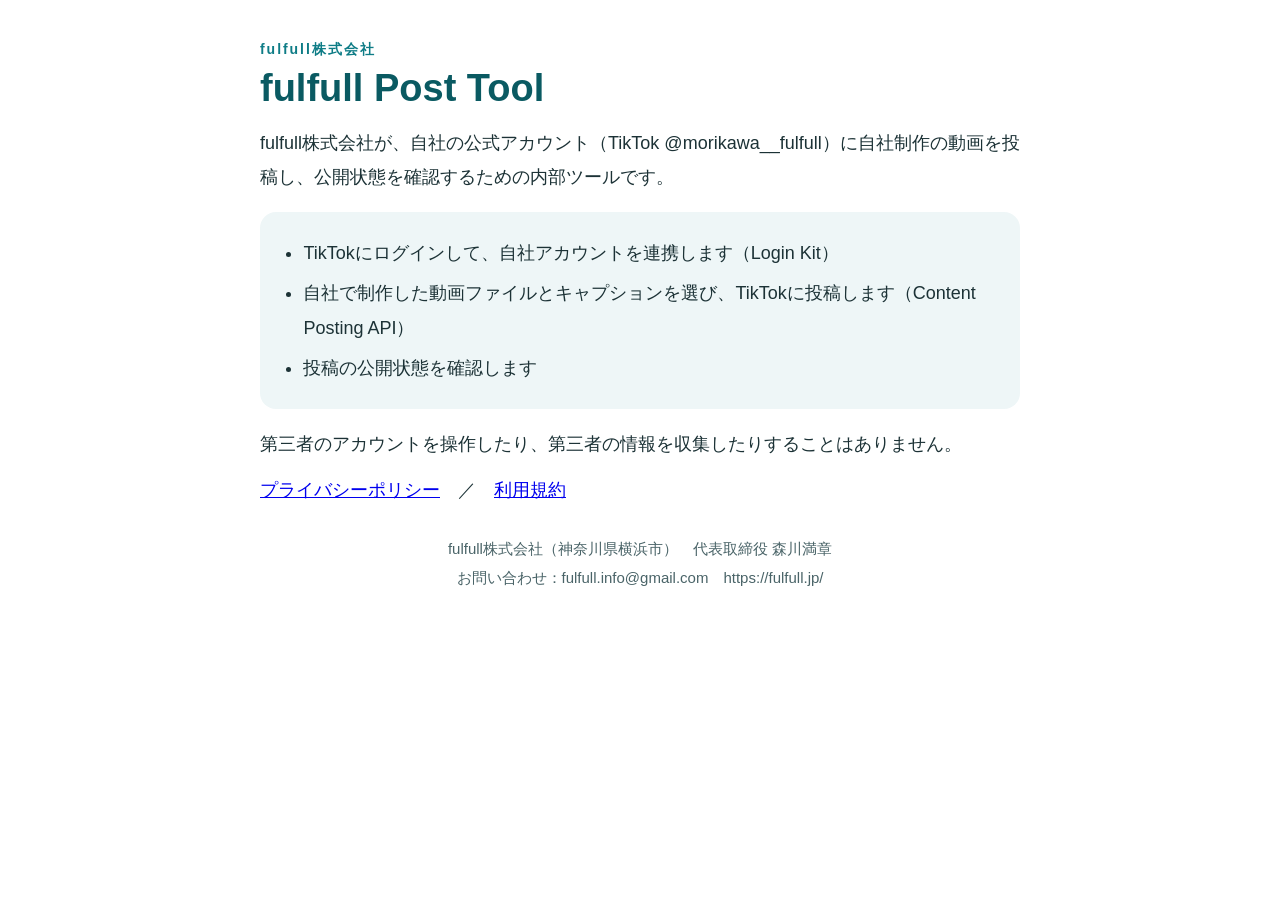
<file: tiktok/index.html>
<!doctype html><html lang="ja"><head><meta charset="utf-8"><meta name="viewport" content="width=device-width,initial-scale=1"><title>fulfull Post Tool｜fulfull株式会社</title><link rel="stylesheet" href="../ig/base.css"></head>
<body><div class="wrap">
<div class="eyebrow">fulfull株式会社</div>
<h1>fulfull Post Tool</h1>
<p>fulfull株式会社が、自社の公式アカウント（TikTok @morikawa__fulfull）に自社制作の動画を投稿し、公開状態を確認するための内部ツールです。</p>
<div class="box"><ul style="margin:0"><li>TikTokにログインして、自社アカウントを連携します（Login Kit）</li><li>自社で制作した動画ファイルとキャプションを選び、TikTokに投稿します（Content Posting API）</li><li>投稿の公開状態を確認します</li></ul></div>
<p>第三者のアカウントを操作したり、第三者の情報を収集したりすることはありません。</p>
<p><a href="privacy/">プライバシーポリシー</a>　／　<a href="terms/">利用規約</a></p>
<p class="sig">fulfull株式会社（神奈川県横浜市）　代表取締役 森川満章<br>お問い合わせ：fulfull.info@gmail.com　https://fulfull.jp/</p>
</div></body></html>
</file>
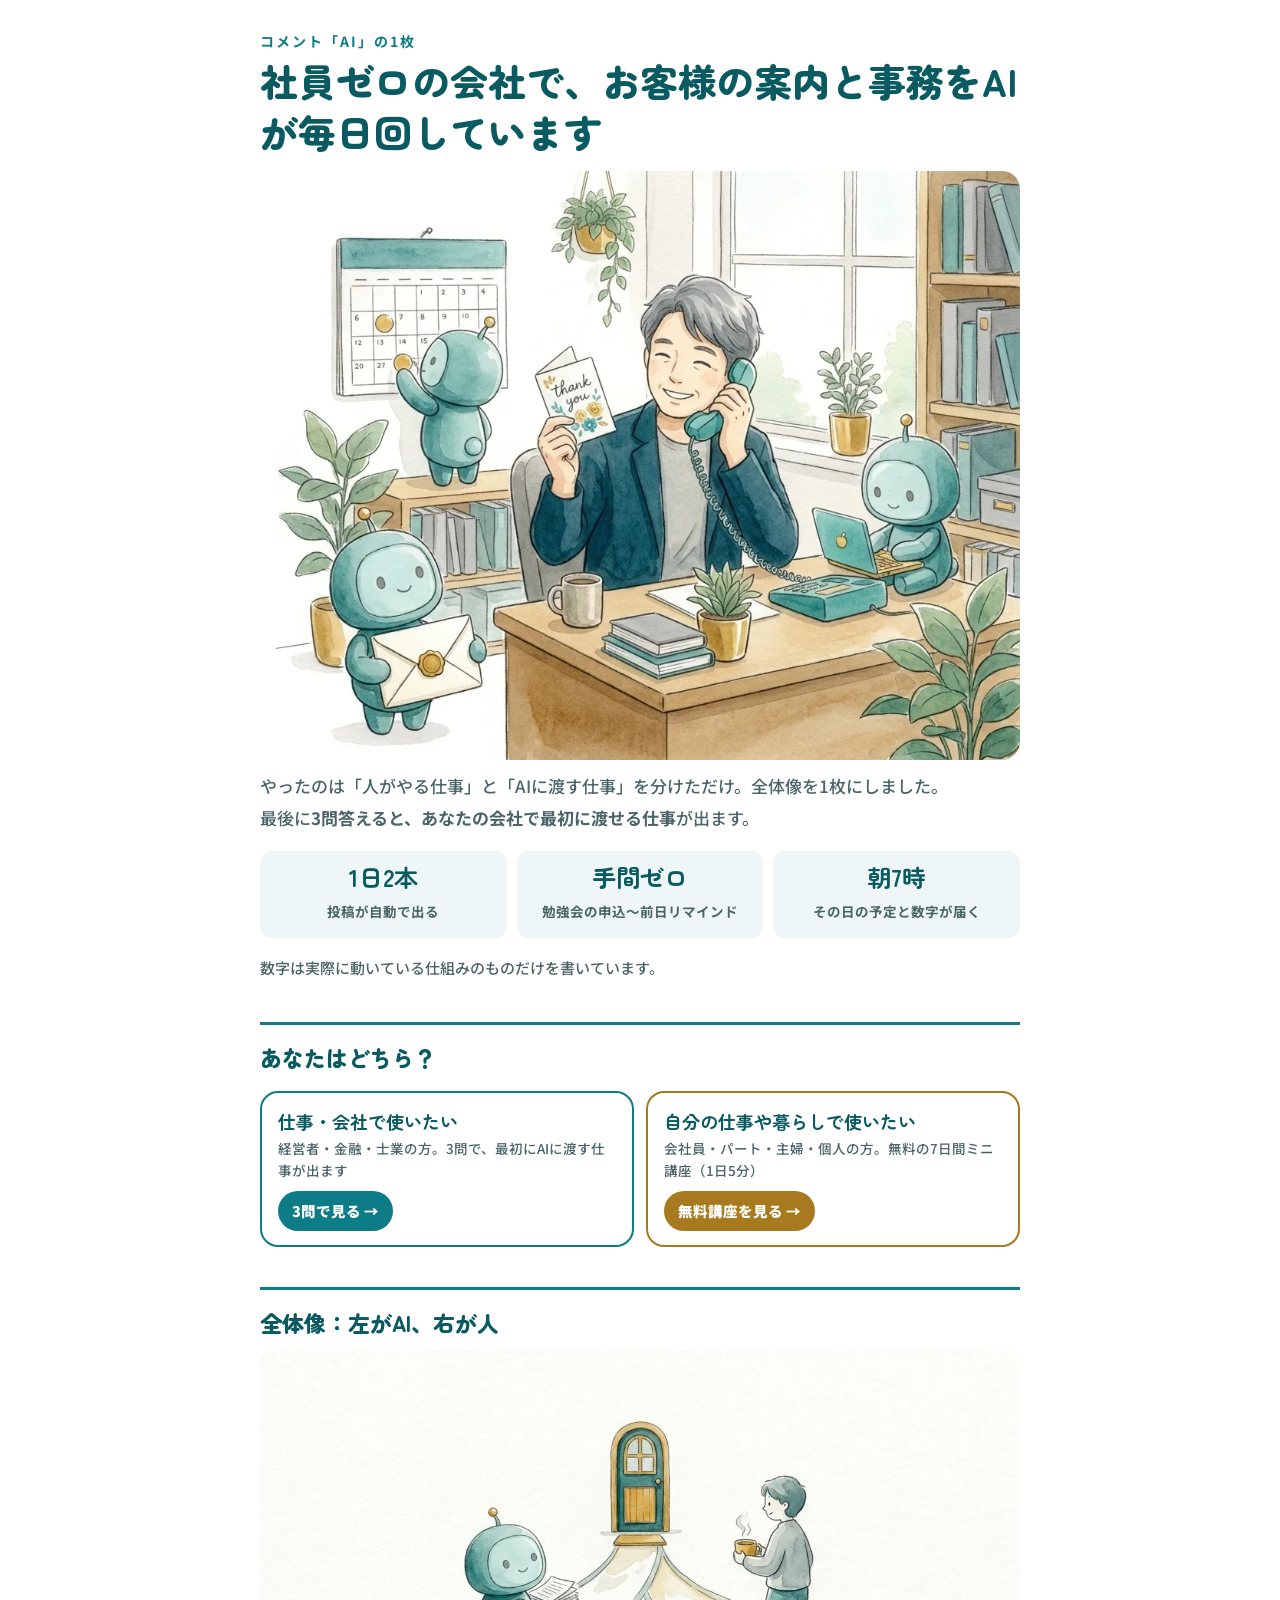
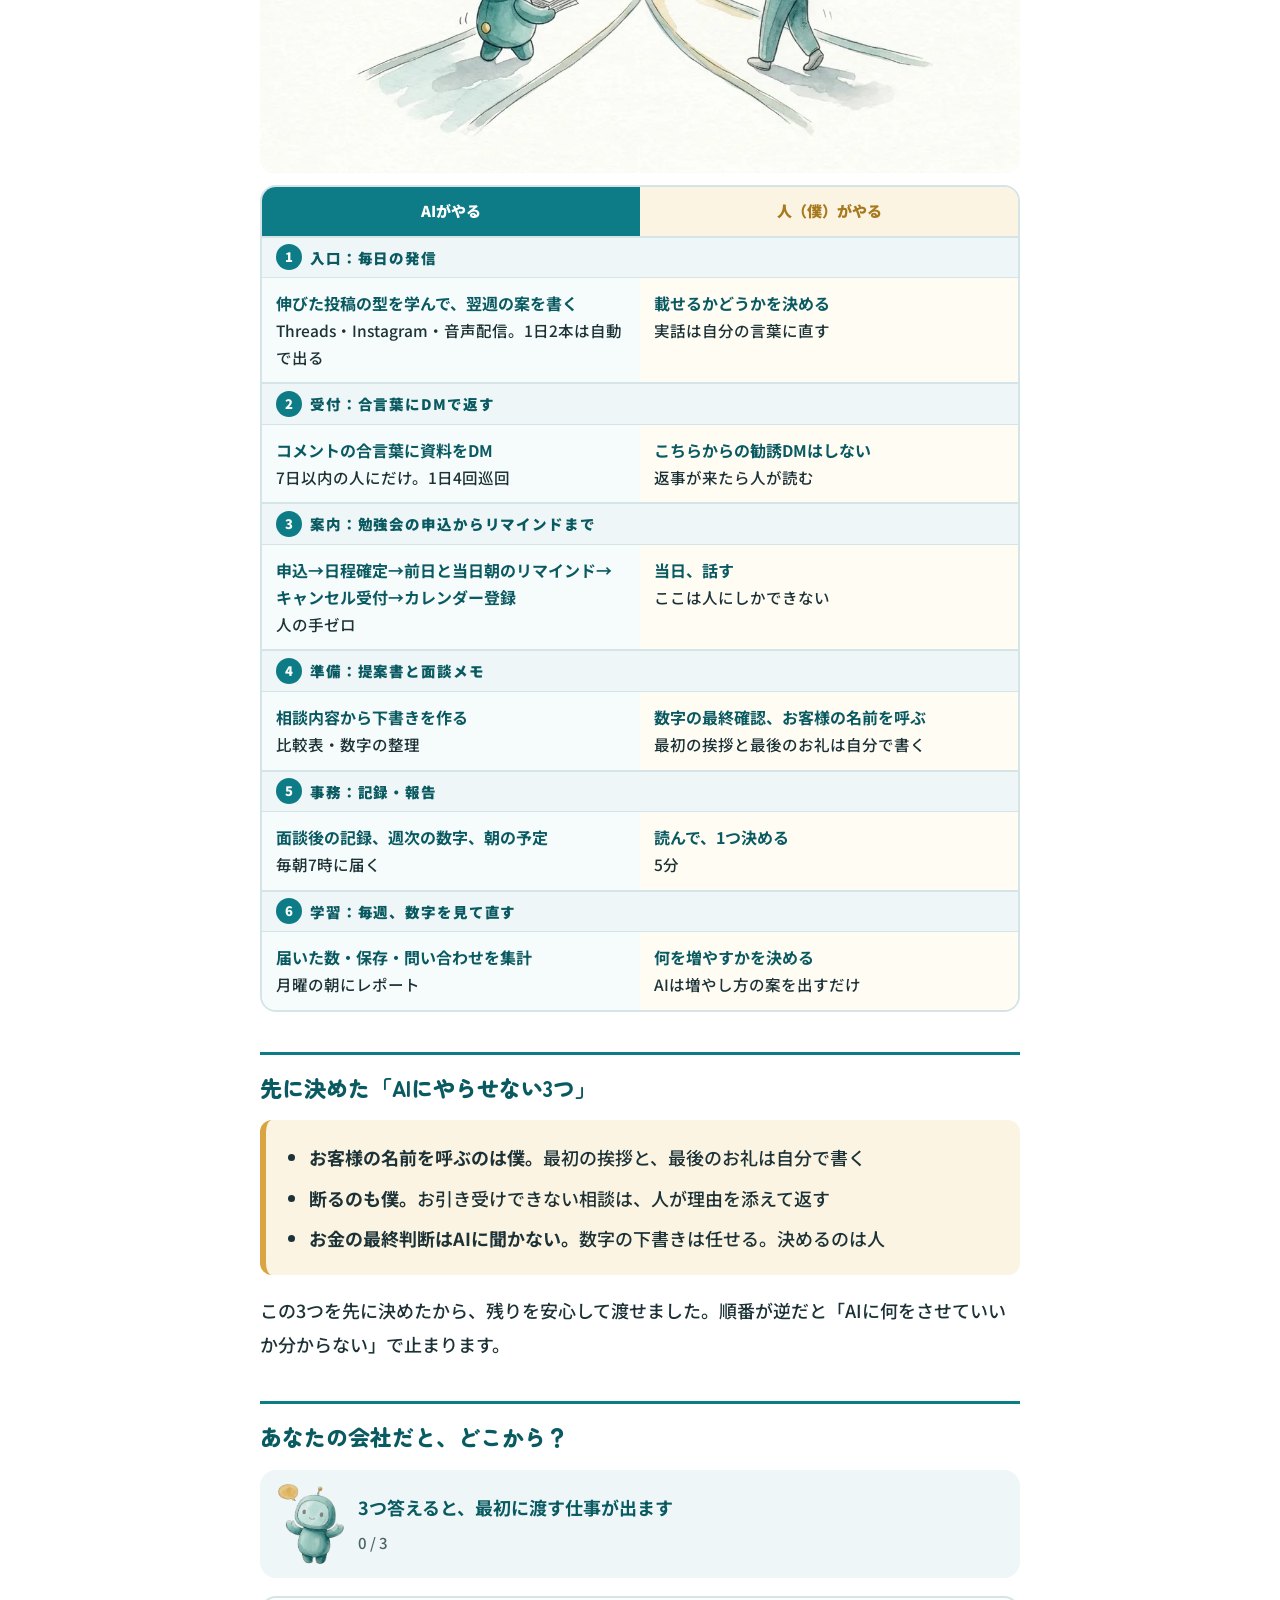
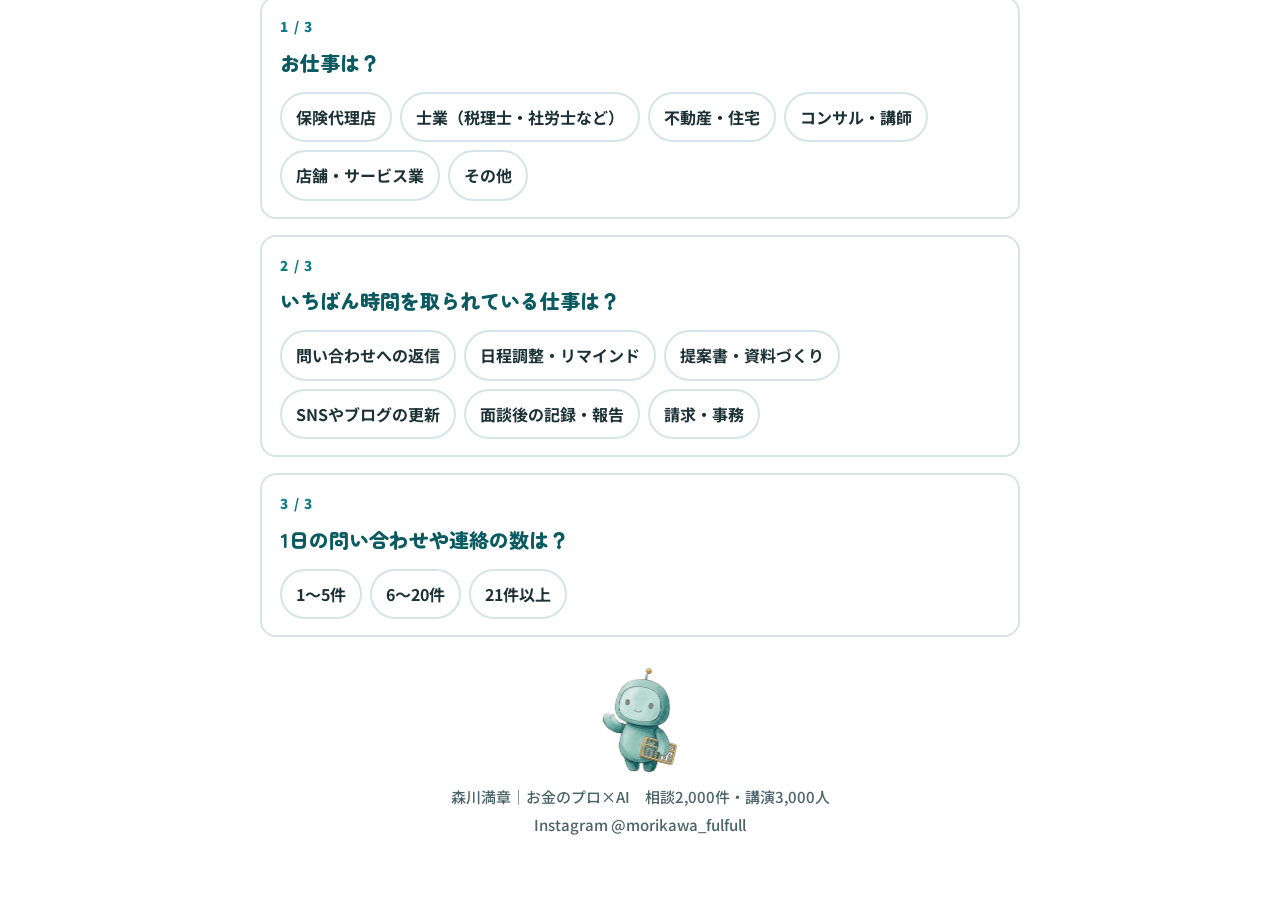
<file: ig/ai/index.html>
<!doctype html><html lang="ja"><head><meta charset="utf-8"><meta name="viewport" content="width=device-width,initial-scale=1,viewport-fit=cover">
<title>社員ゼロで、お客様の案内と事務をAIが毎日回している全体像｜森川満章</title>
<meta property="og:title" content="社員ゼロの会社で、お客様の案内と事務をAIが毎日回している全体像"><meta property="og:description" content="お金のプロの小さな会社が、営業と事務をAIに渡している6段の仕組み。3問答えると、あなたの会社で最初に渡せる仕事が出ます。森川満章"><meta property="og:type" content="article"><meta property="og:image" content="https://mm738966m-boop.github.io/fulfull-links/ig/img/ai_hero.webp">
<link rel="stylesheet" href="https://fonts.googleapis.com/css2?family=Zen+Maru+Gothic:wght@700;900&family=Noto+Sans+JP:wght@500;700;900&display=swap"><link rel="stylesheet" href="../base.css">
<style>
.heroimg{width:100%;border-radius:18px;margin:14px 0 6px;display:block}
.sub{font-size:17px;color:var(--ink2);margin:10px 0 0}
.fact{display:grid;grid-template-columns:repeat(3,1fr);gap:10px;margin:16px 0}.fact div{background:var(--soft);border-radius:12px;padding:12px;text-align:center}.fact b{display:block;font-family:"Zen Maru Gothic",sans-serif;font-size:24px;color:var(--deep);line-height:1.2}.fact span{font-size:13.5px;color:var(--ink2);font-weight:700}
.lanesimg{width:100%;border-radius:14px;display:block;margin:12px 0}
.lanes{display:grid;grid-template-columns:1fr 1fr;border:2px solid var(--line);border-radius:16px;overflow:hidden;margin:12px 0}
.lanes .h{padding:10px 12px;font-weight:900;text-align:center;font-size:15px}
.lanes .h.ai{background:var(--teal);color:#fff}.lanes .h.hu{background:var(--goldbg);color:var(--gold)}
.lanes .c{padding:12px 14px;border-top:1px solid var(--line);font-size:15.5px;line-height:1.7}
.lanes .c.ai{background:#F6FBFB}.lanes .c.hu{background:#FFFCF4}
.lanes .c b{display:block;color:var(--deep);font-size:16px}
.stepn{grid-column:1/3;background:var(--soft);padding:6px 14px;font-weight:900;color:var(--deep);font-size:14.5px;letter-spacing:.06em;border-top:2px solid var(--line);display:flex;align-items:center;gap:8px}
.stepn i{width:26px;height:26px;border-radius:50%;background:var(--teal);color:#fff;display:grid;place-items:center;font-style:normal;font-size:13px}
.guide{display:grid;grid-template-columns:70px 1fr;gap:12px;align-items:center;background:var(--soft);border-radius:16px;padding:12px 16px;margin:18px 0;position:sticky;top:8px;z-index:3}
.guide img{width:70px;transition:transform .35s}.guide.bounce img{transform:translateY(-6px) rotate(-6deg)}
.guide b{display:block;color:var(--deep)}.guide small{color:var(--ink2)}
.qcard{background:#fff;border:2px solid var(--line);border-radius:16px;padding:16px 18px;margin:16px 0;transition:border-color .3s,box-shadow .3s}
.qcard.done{border-color:var(--teal);box-shadow:0 6px 18px rgba(14,124,134,.12)}
.qcard .ok{float:right;width:28px;height:28px;border-radius:50%;background:var(--teal);color:#fff;display:none;place-items:center;font-weight:900}.qcard.done .ok{display:grid;animation:pop .35s}
.qn{font-size:13.5px;color:var(--teal);font-weight:900;letter-spacing:.1em}
.qt{font-family:"Zen Maru Gothic","Hiragino Maru Gothic ProN",sans-serif;font-weight:900;font-size:20px;color:var(--deep);margin:4px 0 10px}
.chips{display:flex;flex-wrap:wrap;gap:8px}
.chip{border:2px solid var(--line);background:#fff;border-radius:999px;padding:8px 14px;font:inherit;font-size:16px;font-weight:700;color:var(--ink);cursor:pointer;transition:transform .12s,background .2s}
.chip:active{transform:scale(.95)}.chip.on{background:var(--teal);border-color:var(--teal);color:#fff;animation:pop .3s}
@keyframes pop{0%{transform:scale(.85)}60%{transform:scale(1.08)}100%{transform:scale(1)}}
.result{background:var(--soft);border-radius:18px;padding:18px 20px;margin:22px 0;border:2px solid var(--teal);animation:rise .5s}
@keyframes rise{from{opacity:0;transform:translateY(16px)}to{opacity:1;transform:none}}
.result h2{border:0;margin:0;padding:0;font-size:22px}
.rgrid{display:grid;grid-template-columns:120px 1fr;gap:14px;align-items:start;margin:12px 0}.rgrid img{width:120px;border-radius:14px}
.rbox{background:#fff;border-radius:12px;padding:14px 16px;border:2px dashed var(--line)}.rbox b{color:var(--deep)}

.doors2{display:grid;grid-template-columns:1fr 1fr;gap:12px;margin:18px 0}
.door2{display:block;text-decoration:none;border-radius:18px;padding:16px 16px 14px;border:2px solid var(--line);background:#fff;color:var(--ink)}
.door2 b{display:block;font-family:"Zen Maru Gothic","Hiragino Maru Gothic ProN",sans-serif;font-size:18px;line-height:1.4;color:var(--deep)}
.door2 small{display:block;font-size:13.5px;color:var(--ink2);margin-top:4px;line-height:1.6}
.door2 span{display:inline-block;margin-top:10px;font-weight:900;font-size:14.5px;border-radius:999px;padding:6px 14px;color:#fff}
.door2.w{border-color:var(--teal)}.door2.w span{background:var(--teal)}
.door2.l{border-color:var(--gold)}.door2.l span{background:var(--gold)}
@media(max-width:560px){.doors2{grid-template-columns:1fr}}
canvas#conf{position:fixed;inset:0;pointer-events:none;z-index:9}
@media(max-width:640px){.fact b{font-size:19px}.guide{grid-template-columns:56px 1fr;position:static}.guide img{width:56px}.rgrid{grid-template-columns:1fr}.rgrid img{width:170px;margin:0 auto}}
@media(prefers-reduced-motion:reduce){*{animation:none!important;transition:none!important}}
</style></head>
<body><div class="wrap">
<div class="eyebrow" style="margin-top:28px">コメント「AI」の1枚</div>
<h1>社員ゼロの会社で、お客様の案内と事務をAIが毎日回しています</h1>
<img class="heroimg" src="../img/ai_hero.webp" alt="机で電話をする人のまわりで、小さなロボたちが封筒を運び、カレンダーに印をつけ、タイプしている絵">
<p class="sub">やったのは「人がやる仕事」と「AIに渡す仕事」を分けただけ。全体像を1枚にしました。<br>最後に<b>3問答えると、あなたの会社で最初に渡せる仕事</b>が出ます。</p>

<div class="fact"><div><b>1日2本</b><span>投稿が自動で出る</span></div><div><b>手間ゼロ</b><span>勉強会の申込〜前日リマインド</span></div><div><b>朝7時</b><span>その日の予定と数字が届く</span></div></div>
<p class="note">数字は実際に動いている仕組みのものだけを書いています。</p>
<h2>あなたはどちら？</h2>
<div class="doors2">
<a class="door2 w" href="#guide"><b>仕事・会社で使いたい</b><small>経営者・金融・士業の方。3問で、最初にAIに渡す仕事が出ます</small><span>3問で見る →</span></a>
<a class="door2 l" href="free/?ref=IG_ai"><b>自分の仕事や暮らしで使いたい</b><small>会社員・パート・主婦・個人の方。無料の7日間ミニ講座（1日5分）</small><span>無料講座を見る →</span></a>
</div>

<h2>全体像：左がAI、右が人</h2>
<img class="lanesimg" src="../img/ai_lanes.webp" alt="AIの道と人の道が、1つのドアで合流する絵">
<div class="lanes">
<div class="h ai">AIがやる</div><div class="h hu">人（僕）がやる</div>
<div class="stepn"><i>1</i>入口：毎日の発信</div>
<div class="c ai"><b>伸びた投稿の型を学んで、翌週の案を書く</b>Threads・Instagram・音声配信。1日2本は自動で出る</div><div class="c hu"><b>載せるかどうかを決める</b>実話は自分の言葉に直す</div>
<div class="stepn"><i>2</i>受付：合言葉にDMで返す</div>
<div class="c ai"><b>コメントの合言葉に資料をDM</b>7日以内の人にだけ。1日4回巡回</div><div class="c hu"><b>こちらからの勧誘DMはしない</b>返事が来たら人が読む</div>
<div class="stepn"><i>3</i>案内：勉強会の申込からリマインドまで</div>
<div class="c ai"><b>申込→日程確定→前日と当日朝のリマインド→キャンセル受付→カレンダー登録</b>人の手ゼロ</div><div class="c hu"><b>当日、話す</b>ここは人にしかできない</div>
<div class="stepn"><i>4</i>準備：提案書と面談メモ</div>
<div class="c ai"><b>相談内容から下書きを作る</b>比較表・数字の整理</div><div class="c hu"><b>数字の最終確認、お客様の名前を呼ぶ</b>最初の挨拶と最後のお礼は自分で書く</div>
<div class="stepn"><i>5</i>事務：記録・報告</div>
<div class="c ai"><b>面談後の記録、週次の数字、朝の予定</b>毎朝7時に届く</div><div class="c hu"><b>読んで、1つ決める</b>5分</div>
<div class="stepn"><i>6</i>学習：毎週、数字を見て直す</div>
<div class="c ai"><b>届いた数・保存・問い合わせを集計</b>月曜の朝にレポート</div><div class="c hu"><b>何を増やすかを決める</b>AIは増やし方の案を出すだけ</div>
</div>

<h2>先に決めた「AIにやらせない3つ」</h2>
<div class="gold"><ul style="margin:0"><li><b>お客様の名前を呼ぶのは僕。</b>最初の挨拶と、最後のお礼は自分で書く</li><li><b>断るのも僕。</b>お引き受けできない相談は、人が理由を添えて返す</li><li><b>お金の最終判断はAIに聞かない。</b>数字の下書きは任せる。決めるのは人</li></ul></div>
<p>この3つを先に決めたから、残りを安心して渡せました。順番が逆だと「AIに何をさせていいか分からない」で止まります。</p>

<h2>あなたの会社だと、どこから？</h2>
<div class="guide" id="guide"><img id="gimg" src="../img/mascot_invite.webp" alt=""><div><b id="gtxt">3つ答えると、最初に渡す仕事が出ます</b><small id="gsub">0 / 3</small></div></div>
<div class="qcard" id="q1"><span class="ok">✓</span><div class="qn">1 / 3</div><div class="qt">お仕事は？</div>
<div class="chips" data-q="biz"><button class="chip">保険代理店</button><button class="chip">士業（税理士・社労士など）</button><button class="chip">不動産・住宅</button><button class="chip">コンサル・講師</button><button class="chip">店舗・サービス業</button><button class="chip">その他</button></div></div>
<div class="qcard" id="q2"><span class="ok">✓</span><div class="qn">2 / 3</div><div class="qt">いちばん時間を取られている仕事は？</div>
<div class="chips" data-q="pain"><button class="chip">問い合わせへの返信</button><button class="chip">日程調整・リマインド</button><button class="chip">提案書・資料づくり</button><button class="chip">SNSやブログの更新</button><button class="chip">面談後の記録・報告</button><button class="chip">請求・事務</button></div></div>
<div class="qcard" id="q3"><span class="ok">✓</span><div class="qn">3 / 3</div><div class="qt">1日の問い合わせや連絡の数は？</div>
<div class="chips" data-q="vol"><button class="chip">1〜5件</button><button class="chip">6〜20件</button><button class="chip">21件以上</button></div></div>

<div class="result" id="result" hidden>
<h2>最初に渡すなら、ここです🎉</h2>
<div class="rgrid"><img src="../img/ai_result.webp" alt="ロボがドアを開けて招き入れる絵"><div class="rbox" id="rbox"></div></div>
<p>仕組みの中身と導入の流れは、こちらにまとめています。</p>
<a class="cta" id="rcta" href="https://mm738966m-boop.github.io/ai-aibou-shindan/hojin/?ref=IG_ai&utm_source=instagram&utm_medium=dm&utm_campaign=ai_zentaizo">営業と事務をAIで回す仕組みを見る</a>
<p>「自社の場合はどこから？」をもう少し具体的に知りたい方は、InstagramのDMに<b>会社名と、上で選んだ仕事</b>を一言ください。僕が直接お返事します。</p>
</div>

<p class="sig"><img src="../img/mascot_base.webp" alt="" style="width:80px;display:block;margin:0 auto 8px">森川満章｜お金のプロ×AI　相談2,000件・講演3,000人<br>Instagram @morikawa_fulfull</p>
</div>
<canvas id="conf"></canvas>
<script>
const S={biz:'',pain:'',vol:''};
try{Object.assign(S,JSON.parse(localStorage.getItem('ai')||'{}'))}catch(e){}
const GUIDE=[["mascot_invite","3つ答えると、最初に渡す仕事が出ます"],["mascot_point","いちばん重い仕事を1つだけ"],["mascot_think","ざっくりで大丈夫です"],["mascot_base","出ました！下をどうぞ"]];
let celebrated=false;
document.querySelectorAll('.chips').forEach(g=>{const q=g.dataset.q;g.querySelectorAll('.chip').forEach(b=>{if(S[q]===b.textContent)b.classList.add('on');b.onclick=()=>{g.querySelectorAll('.chip').forEach(x=>x.classList.remove('on'));b.classList.add('on');S[q]=b.textContent;update(true);};});});
const REC={
 '問い合わせへの返信':['受付（2段目）','「よくある質問への一次返信」をAIに。人は返事が来たものだけ読む。1〜2週間で、返信にかかる時間が目に見えて減ります'],
 '日程調整・リマインド':['案内（3段目）','申込→日程確定→前日リマインドを自動に。うちで最初に人の手がゼロになった場所です'],
 '提案書・資料づくり':['準備（4段目）','相談メモを貼ると下書きが出る型を1つ作る。最終確認は人。1本30分が10分に近づきます'],
 'SNSやブログの更新':['入口（1段目）','伸びた投稿の型をAIに学ばせ、翌週分の案を出させる。載せる判断は人'],
 '面談後の記録・報告':['事務（5段目）','面談の音声かメモから記録を自動で起こす。翌朝、読んで1つ決めるだけ'],
 '請求・事務':['事務（5段目）','請求と記録の型を先に作る。AIは型に流し込む係にする']
};
const VOL={'1〜5件':'件数が少ないうちは「型づくり」が先。1つの仕事を丁寧に自動化すると、あとが速いです。','6〜20件':'この件数から自動化の効果がはっきり出ます。最初の1段を2週間で回し切るのがおすすめです。','21件以上':'人の手では追いつかない量です。受付（2段目）か案内（3段目）から入ると、すぐ楽になります。'};
const DEST={ // 業種ごとの行き先（2026-10-20 金融と一般で出口を分ける）
 '保険代理店':['https://mm738966m-boop.github.io/ai-aibou-shindan/seminar/?ref=IG_ai_quiz','保険営業のAI仕事術勉強会（無料・Zoom）を見る'],
 '士業（税理士・社労士など）':['https://mm738966m-boop.github.io/ai-aibou-shindan/shigyo/?ref=IG_ai_quiz','士業事務所のAI自動化を見る']};
function setDest(){const a=document.getElementById('rcta');if(!a)return;const d=DEST[S.biz];if(d){a.href=d[0];a.textContent=d[1];}else{a.href='https://mm738966m-boop.github.io/ai-aibou-shindan/hojin/?ref=IG_ai&utm_source=instagram&utm_medium=dm&utm_campaign=ai_zentaizo';a.textContent='営業と事務をAIで回す仕組みを見る';}}
function update(fromTap){ setDest();
 try{localStorage.setItem('ai',JSON.stringify(S))}catch(e){}
 const done=['biz','pain','vol'].map(q=>!!S[q]); const n=done.filter(Boolean).length;
 done.forEach((d,k)=>document.getElementById('q'+(k+1)).classList.toggle('done',d));
 const next=done.indexOf(false); const g=GUIDE[next<0?3:next];
 document.getElementById('gimg').src='../img/'+g[0]+'.webp'; document.getElementById('gtxt').textContent=g[1]; document.getElementById('gsub').textContent=n+' / 3';
 if(fromTap){const gd=document.getElementById('guide');gd.classList.add('bounce');setTimeout(()=>gd.classList.remove('bounce'),350);}
 const r=document.getElementById('result');
 if(done.every(Boolean)){const was=r.hidden;const rec=REC[S.pain];document.getElementById('rbox').innerHTML=`<b>${S.biz}で、「${S.pain}」に時間を取られているなら</b><br>最初に渡すのは <b>${rec[0]}</b>。<br>${rec[1]}。<br><span class="note">${VOL[S.vol]}</span>`;r.hidden=false;if(was&&fromTap&&!celebrated){celebrated=true;confetti();r.scrollIntoView({behavior:'smooth',block:'start'});}}else{r.hidden=true;celebrated=false;}
}
function confetti(){const c=document.getElementById('conf'),x=c.getContext('2d');c.width=innerWidth;c.height=innerHeight;const P=[];for(let i=0;i<120;i++)P.push({x:Math.random()*c.width,y:-20-Math.random()*200,r:4+Math.random()*5,v:2+Math.random()*3,a:Math.random()*6.28,col:['#D9A441','#0E7C86','#5CC2CB','#F2C94C'][i%4]});let t=0;(function f(){x.clearRect(0,0,c.width,c.height);t++;P.forEach(p=>{p.y+=p.v;p.x+=Math.sin((t+p.a)/10);x.fillStyle=p.col;x.fillRect(p.x,p.y,p.r,p.r*1.6)});if(t<160)requestAnimationFrame(f);else x.clearRect(0,0,c.width,c.height)})();}
update(false);
</script></body></html>
</file>
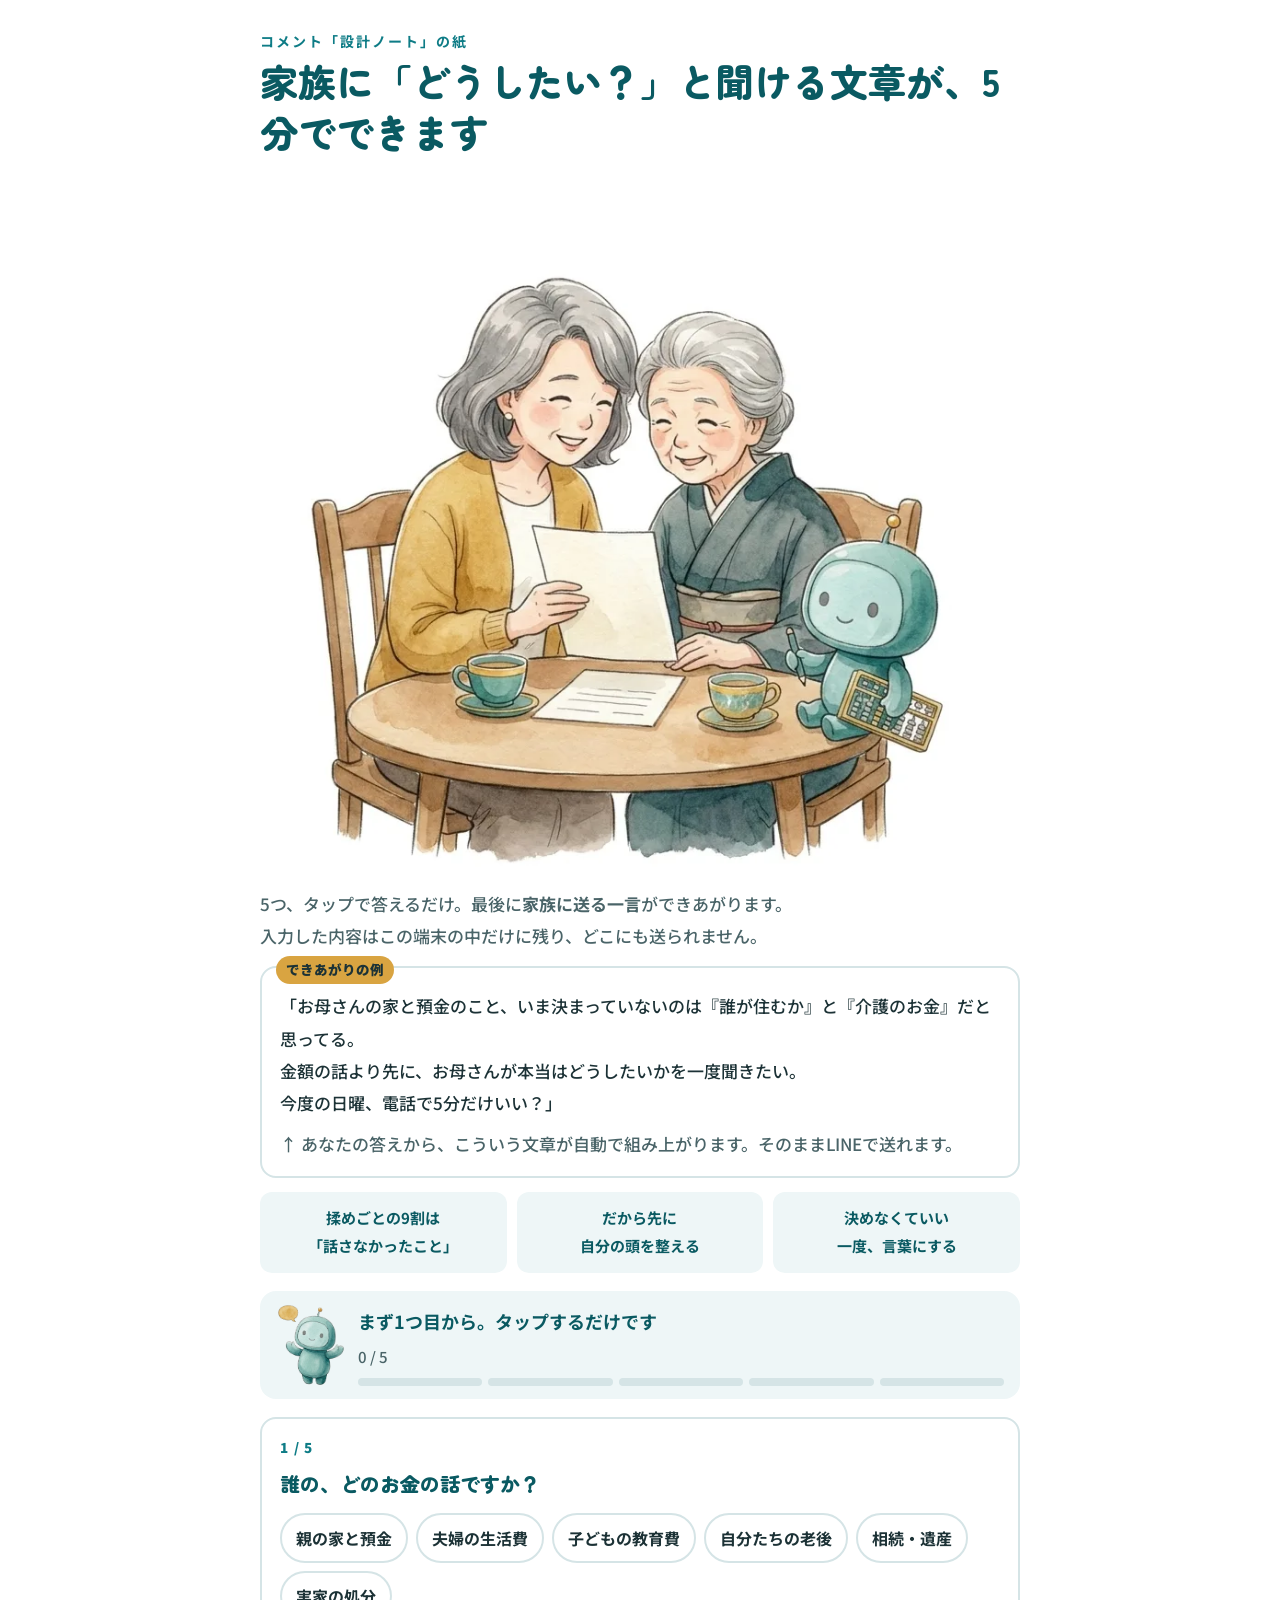
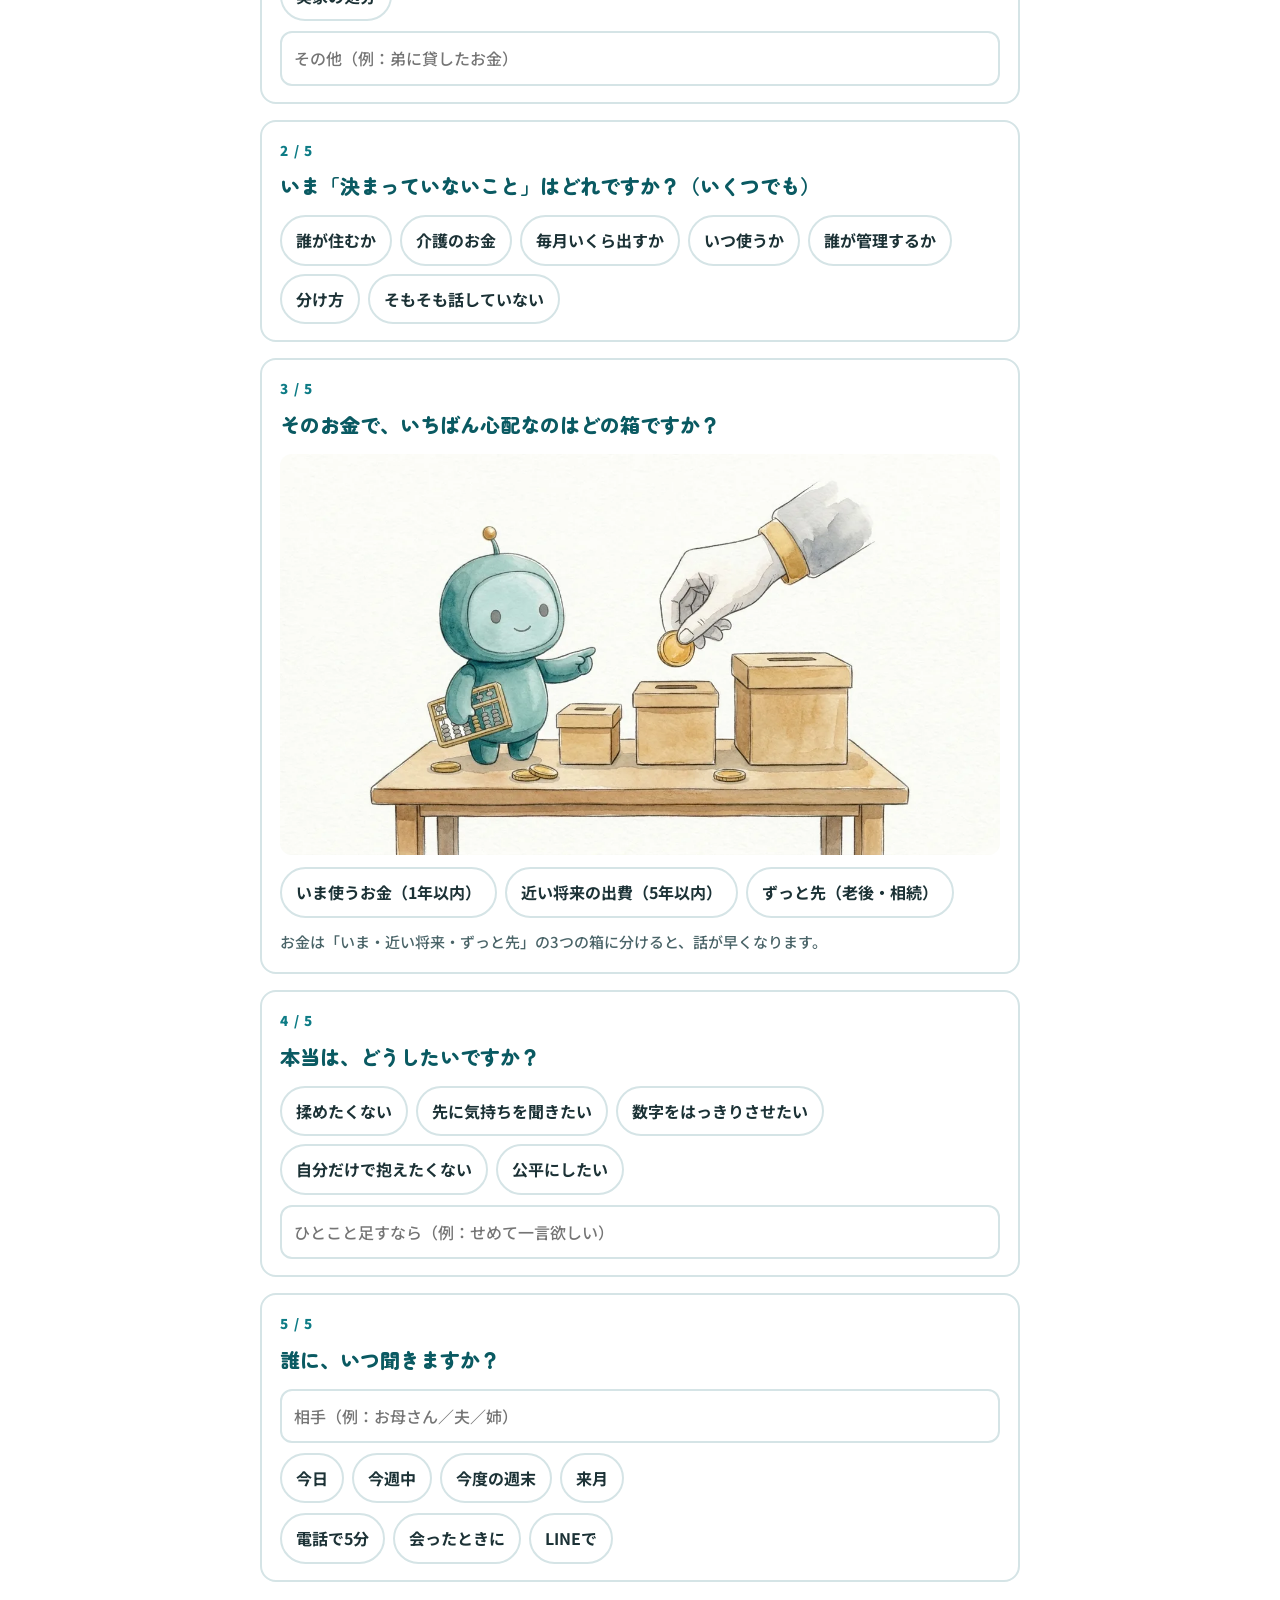
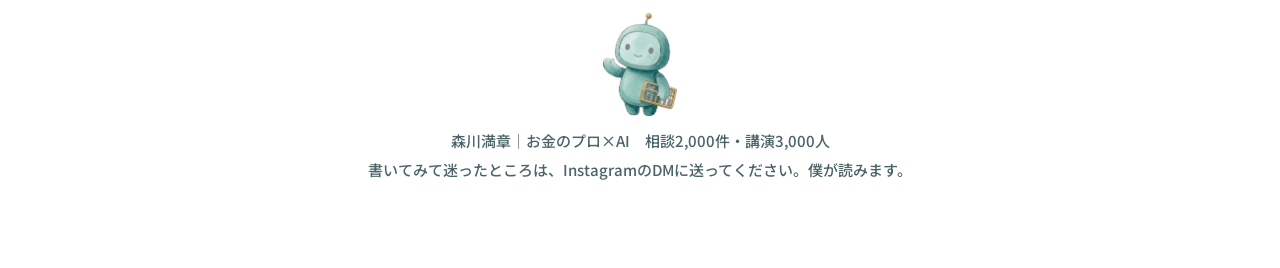
<file: ig/note/index.html>
<!doctype html><html lang="ja"><head><meta charset="utf-8"><meta name="viewport" content="width=device-width,initial-scale=1,viewport-fit=cover">
<title>家族に「どうしたい？」と聞ける文章が5分でできる紙｜森川満章</title>
<meta property="og:title" content="家族に「どうしたい？」と聞ける文章が、5分でできる紙"><meta property="og:description" content="タップで5つ答えると、家族に送る一言ができあがります。お金の揉めごとの9割は「話さなかったこと」で起きます。お金のプロ 森川満章"><meta property="og:type" content="article"><meta property="og:image" content="https://mm738966m-boop.github.io/fulfull-links/ig/img/note_hero.webp">
<link rel="stylesheet" href="https://fonts.googleapis.com/css2?family=Zen+Maru+Gothic:wght@700;900&family=Noto+Sans+JP:wght@500;700;900&display=swap"><link rel="stylesheet" href="../base.css">
<style>
.heroimg{width:100%;border-radius:18px;margin:14px 0 6px;display:block}
.sub{font-size:17px;color:var(--ink2);margin:10px 0 0}
.sample{background:#fff;border:2px solid var(--line);border-radius:16px;padding:16px 18px;margin:14px 0;position:relative}
.sample .lab{position:absolute;top:-12px;left:14px;background:var(--goldfill);color:#1C3236;font-size:13.5px;font-weight:900;border-radius:999px;padding:1px 10px}
.sample p{margin:6px 0;font-size:17px}
.why{display:grid;grid-template-columns:1fr 1fr 1fr;gap:10px;margin:14px 0}.why div{background:var(--soft);border-radius:12px;padding:12px;text-align:center;font-weight:700;font-size:15px;color:var(--deep)}
.guide{display:grid;grid-template-columns:70px 1fr;gap:12px;align-items:center;background:var(--soft);border-radius:16px;padding:12px 16px;margin:18px 0;position:sticky;top:8px;z-index:3}
.guide img{width:70px;transition:transform .35s}.guide.bounce img{transform:translateY(-6px) rotate(-6deg)}
.guide b{display:block;color:var(--deep)}.guide small{color:var(--ink2)}
.prog{display:flex;gap:6px;margin:6px 0 0}.prog i{flex:1;height:8px;border-radius:4px;background:var(--line);transition:background .3s}.prog i.on{background:var(--teal)}
.qcard{background:#fff;border:2px solid var(--line);border-radius:16px;padding:16px 18px;margin:16px 0;transition:border-color .3s,box-shadow .3s}
.qcard.done{border-color:var(--teal);box-shadow:0 6px 18px rgba(14,124,134,.12)}
.qcard .ok{float:right;width:28px;height:28px;border-radius:50%;background:var(--teal);color:#fff;display:none;place-items:center;font-weight:900}.qcard.done .ok{display:grid;animation:pop .35s}
.qn{font-size:13.5px;color:var(--teal);font-weight:900;letter-spacing:.1em}
.qt{font-family:"Zen Maru Gothic","Hiragino Maru Gothic ProN",sans-serif;font-weight:900;font-size:20px;color:var(--deep);margin:4px 0 10px}
.qimg{width:100%;border-radius:12px;margin:0 0 12px;display:block}
.chips{display:flex;flex-wrap:wrap;gap:8px}
.chip{border:2px solid var(--line);background:#fff;border-radius:999px;padding:8px 14px;font:inherit;font-size:16px;font-weight:700;color:var(--ink);cursor:pointer;transition:transform .12s,background .2s}
.chip:active{transform:scale(.95)}.chip.on{background:var(--teal);border-color:var(--teal);color:#fff;animation:pop .3s}
@keyframes pop{0%{transform:scale(.85)}60%{transform:scale(1.08)}100%{transform:scale(1)}}
.free{width:100%;margin-top:10px;border:2px solid var(--line);border-radius:12px;padding:10px 12px;font:inherit;font-size:16px;background:#fff;color:var(--ink)}
.result{background:var(--soft);border-radius:18px;padding:18px 20px;margin:22px 0;border:2px solid var(--teal);position:relative;overflow:hidden;animation:rise .5s}
@keyframes rise{from{opacity:0;transform:translateY(16px)}to{opacity:1;transform:none}}
.result h2{border:0;margin:0;padding:0;font-size:22px}
.result .doneimg{width:100%;max-width:420px;display:block;margin:10px auto;border-radius:14px}
.msg{background:#fff;border-radius:12px;padding:14px 16px;margin:12px 0;font-size:17px;line-height:1.8;white-space:pre-wrap;border:2px dashed var(--line)}
.btn{display:inline-block;border:0;border-radius:999px;padding:12px 20px;font:inherit;font-size:16px;font-weight:900;cursor:pointer;background:var(--teal);color:#fff}
.btn.ghost{background:#fff;color:var(--teal);border:2px solid var(--teal)}
.row{display:flex;gap:10px;flex-wrap:wrap;align-items:center}
canvas#conf{position:fixed;inset:0;pointer-events:none;z-index:9}
@media(max-width:640px){.why{grid-template-columns:1fr}.guide{grid-template-columns:56px 1fr;position:static}.guide img{width:56px}}
@media(prefers-reduced-motion:reduce){*{animation:none!important;transition:none!important}}
</style></head>
<body><div class="wrap">
<div class="eyebrow" style="margin-top:28px">コメント「設計ノート」の紙</div>
<h1>家族に「どうしたい？」と聞ける文章が、5分でできます</h1>
<img class="heroimg" src="../img/note_hero.webp" alt="食卓で母と娘が紙を見ながら話している絵">
<p class="sub">5つ、タップで答えるだけ。最後に<b>家族に送る一言</b>ができあがります。<br>入力した内容はこの端末の中だけに残り、どこにも送られません。</p>

<div class="sample"><span class="lab">できあがりの例</span>
<p>「お母さんの家と預金のこと、いま決まっていないのは『誰が住むか』と『介護のお金』だと思ってる。<br>金額の話より先に、お母さんが本当はどうしたいかを一度聞きたい。<br>今度の日曜、電話で5分だけいい？」</p>
<p class="note" style="margin:8px 0 0">↑ あなたの答えから、こういう文章が自動で組み上がります。そのままLINEで送れます。</p></div>

<div class="why"><div>揉めごとの9割は<br>「話さなかったこと」</div><div>だから先に<br>自分の頭を整える</div><div>決めなくていい<br>一度、言葉にする</div></div>

<div class="guide" id="guide"><img id="gimg" src="../img/mascot_invite.webp" alt=""><div><b id="gtxt">まず1つ目から。タップするだけです</b><small id="gsub">0 / 5</small><div class="prog" id="prog"><i></i><i></i><i></i><i></i><i></i></div></div></div>

<div class="qcard" id="q1"><span class="ok">✓</span><div class="qn">1 / 5</div><div class="qt">誰の、どのお金の話ですか？</div>
<div class="chips" data-q="who" data-single="1"><button class="chip">親の家と預金</button><button class="chip">夫婦の生活費</button><button class="chip">子どもの教育費</button><button class="chip">自分たちの老後</button><button class="chip">相続・遺産</button><button class="chip">実家の処分</button></div>
<input class="free" id="who_free" placeholder="その他（例：弟に貸したお金）"></div>

<div class="qcard" id="q2"><span class="ok">✓</span><div class="qn">2 / 5</div><div class="qt">いま「決まっていないこと」はどれですか？（いくつでも）</div>
<div class="chips" data-q="undecided"><button class="chip">誰が住むか</button><button class="chip">介護のお金</button><button class="chip">毎月いくら出すか</button><button class="chip">いつ使うか</button><button class="chip">誰が管理するか</button><button class="chip">分け方</button><button class="chip">そもそも話していない</button></div></div>

<div class="qcard" id="q3"><span class="ok">✓</span><div class="qn">3 / 5</div><div class="qt">そのお金で、いちばん心配なのはどの箱ですか？</div>
<img class="qimg" src="../img/note_boxes.webp" alt="3つの箱にお金を分ける絵">
<div class="chips" data-q="box" data-single="1"><button class="chip">いま使うお金（1年以内）</button><button class="chip">近い将来の出費（5年以内）</button><button class="chip">ずっと先（老後・相続）</button></div>
<p class="note" style="margin:10px 0 0">お金は「いま・近い将来・ずっと先」の3つの箱に分けると、話が早くなります。</p></div>

<div class="qcard" id="q4"><span class="ok">✓</span><div class="qn">4 / 5</div><div class="qt">本当は、どうしたいですか？</div>
<div class="chips" data-q="feel" data-single="1"><button class="chip">揉めたくない</button><button class="chip">先に気持ちを聞きたい</button><button class="chip">数字をはっきりさせたい</button><button class="chip">自分だけで抱えたくない</button><button class="chip">公平にしたい</button></div>
<input class="free" id="feel_free" placeholder="ひとこと足すなら（例：せめて一言欲しい）"></div>

<div class="qcard" id="q5"><span class="ok">✓</span><div class="qn">5 / 5</div><div class="qt">誰に、いつ聞きますか？</div>
<input class="free" id="to" placeholder="相手（例：お母さん／夫／姉）" style="margin-top:0">
<div class="chips" data-q="when" data-single="1" style="margin-top:10px"><button class="chip">今日</button><button class="chip">今週中</button><button class="chip">今度の週末</button><button class="chip">来月</button></div>
<div class="chips" data-q="how" data-single="1" style="margin-top:10px"><button class="chip">電話で5分</button><button class="chip">会ったときに</button><button class="chip">LINEで</button></div></div>

<div class="result" id="result" hidden>
<h2>できあがりました🎉</h2>
<img class="doneimg" src="../img/note_done.webp" alt="スマホから紙飛行機が飛び立つ絵">
<p class="note">そのまま送っても、言い回しを直しても大丈夫です。決めるための文章ではなく、聞くための文章です。</p>
<div class="msg" id="msg"></div>
<div class="row"><button class="btn" id="copy" type="button">文章をコピー</button><button class="btn ghost" id="reset" type="button">書き直す</button><span class="note" id="copied"></span></div>
<p style="margin-top:16px">聞いたあとの「分け方」と「使う順番」は、無料のお金の勉強会（オンライン・90分）で、この紙を見ながら一緒に整理しています。家族で参加しても大丈夫です。</p>
<a class="cta" href="https://utage-system.com/p/xBWncXOH1VaH?ref=IG_note&utm_source=instagram&utm_medium=dm&utm_campaign=sekkei_note">無料のお金の勉強会の日程を見る</a>
</div>

<p class="sig"><img src="../img/mascot_base.webp" alt="" style="width:80px;display:block;margin:0 auto 8px">森川満章｜お金のプロ×AI　相談2,000件・講演3,000人<br>書いてみて迷ったところは、InstagramのDMに送ってください。僕が読みます。</p>
</div>
<canvas id="conf"></canvas>
<script>
const S={who:[],undecided:[],box:[],feel:[],when:[],how:[]};
try{Object.assign(S,JSON.parse(localStorage.getItem('note')||'{}'))}catch(e){}
const GUIDE=[["mascot_invite","まず1つ目から。タップするだけです"],["mascot_point","いい調子。決まっていないことは、いくつ選んでも大丈夫"],["mascot_think","心配な箱を1つだけ。迷ったら「ずっと先」"],["mascot_point","気持ちが先。金額はあとで"],["mascot_invite","最後です。相手と、いつ聞くか"],["mascot_base","できあがり！下に文章が出ています"]];
let celebrated=false;
document.querySelectorAll('.chips').forEach(g=>{const q=g.dataset.q,single=!!g.dataset.single;g.querySelectorAll('.chip').forEach(b=>{if(S[q].includes(b.textContent))b.classList.add('on');b.onclick=()=>{if(single){g.querySelectorAll('.chip').forEach(x=>x.classList.remove('on'));S[q]=[b.textContent];b.classList.add('on');}else{b.classList.toggle('on');S[q]=[...g.querySelectorAll('.chip.on')].map(x=>x.textContent);}update(true);};});});
['who_free','feel_free','to'].forEach(id=>{const el=document.getElementById(id);el.value=S[id]||'';el.oninput=()=>{S[id]=el.value;update(false);};});
function val(q,free){const v=S[q][0]||'';const f=(S[free]||'').trim();return f||v;}
function update(fromTap){
 try{localStorage.setItem('note',JSON.stringify(S))}catch(e){}
 const done=[!!val('who','who_free'),S.undecided.length>0,S.box.length>0,!!val('feel','feel_free'),!!(S.to||'').trim()&&S.when.length>0];
 const n=done.filter(Boolean).length;
 document.querySelectorAll('#prog i').forEach((i,k)=>i.classList.toggle('on',done[k]));
 done.forEach((d,k)=>document.getElementById('q'+(k+1)).classList.toggle('done',d));
 const next=done.indexOf(false); const g=GUIDE[next<0?5:next];
 document.getElementById('gimg').src='../img/'+g[0]+'.webp'; document.getElementById('gtxt').textContent=g[1]; document.getElementById('gsub').textContent=n+' / 5';
 if(fromTap){const gd=document.getElementById('guide');gd.classList.add('bounce');setTimeout(()=>gd.classList.remove('bounce'),350);}
 const r=document.getElementById('result');
 if(done.every(Boolean)){const was=r.hidden;r.hidden=false;document.getElementById('msg').textContent=build();if(was&&fromTap&&!celebrated){celebrated=true;confetti();r.scrollIntoView({behavior:'smooth',block:'start'});}}else{r.hidden=true;celebrated=false;}
}
function build(){
 const who=val('who','who_free'),to=(S.to||'').trim(),und=S.undecided.filter(x=>x!=='そもそも話していない'),talked=S.undecided.includes('そもそも話していない');
 const box={ 'いま使うお金（1年以内）':'この1年で使うお金','近い将来の出費（5年以内）':'5年くらい先までに来る出費','ずっと先（老後・相続）':'ずっと先の、老後や相続のこと'}[S.box[0]]||'';
 const feel={ '揉めたくない':'揉めたくないから、','先に気持ちを聞きたい':'金額の話より先に、','数字をはっきりさせたい':'一度、数字をはっきりさせたくて、','自分だけで抱えたくない':'自分だけで抱えたくないから、','公平にしたい':'あとで公平に決めたいから、'}[S.feel[0]]||'';
 const ff=(S.feel_free||'').trim();
 const how={ '電話で5分':'電話で5分だけ','会ったときに':'会ったときに少しだけ','LINEで':'LINEで少しだけ'}[S.how[0]]||'少しだけ';
 let m=`${to}へ。\n${who}のこと、`;
 m+= talked&&!und.length ? 'まだちゃんと話せていないなと思ってる。' : `いま決まっていないのは「${und.join('」と「')}」だと思ってる。`;
 if(box) m+=`\nとくに気になっているのは、${box}。`;
 m+=`\n${feel}${to}が本当はどうしたいかを、一度聞きたい。`;
 if(ff) m+=`\n${ff}。`;
 m+=`\n${S.when[0]||''}、${how}いい？\n決めなくていいから、気持ちだけ教えてほしい。`;
 return m;
}
function confetti(){const c=document.getElementById('conf'),x=c.getContext('2d');c.width=innerWidth;c.height=innerHeight;const P=[];for(let i=0;i<120;i++)P.push({x:Math.random()*c.width,y:-20-Math.random()*200,r:4+Math.random()*5,v:2+Math.random()*3,a:Math.random()*6.28,col:['#D9A441','#0E7C86','#5CC2CB','#F2C94C'][i%4]});let t=0;(function f(){x.clearRect(0,0,c.width,c.height);t++;P.forEach(p=>{p.y+=p.v;p.x+=Math.sin((t+p.a)/10);x.fillStyle=p.col;x.fillRect(p.x,p.y,p.r,p.r*1.6)});if(t<160)requestAnimationFrame(f);else x.clearRect(0,0,c.width,c.height)})();}
document.getElementById('copy').onclick=async()=>{const t=document.getElementById('msg').textContent;try{await navigator.clipboard.writeText(t);document.getElementById('copied').textContent='コピーしました';}catch(e){const r=document.createRange();r.selectNodeContents(document.getElementById('msg'));const s=getSelection();s.removeAllRanges();s.addRange(r);document.getElementById('copied').textContent='長押しでコピーしてください';}};
document.getElementById('reset').onclick=()=>{Object.keys(S).forEach(k=>S[k]=Array.isArray(S[k])?[]:'');try{localStorage.removeItem('note')}catch(e){}document.querySelectorAll('.chip').forEach(b=>b.classList.remove('on'));['who_free','feel_free','to'].forEach(id=>document.getElementById(id).value='');update(false);window.scrollTo({top:0,behavior:'smooth'});};
update(false);
</script></body></html>
</file>
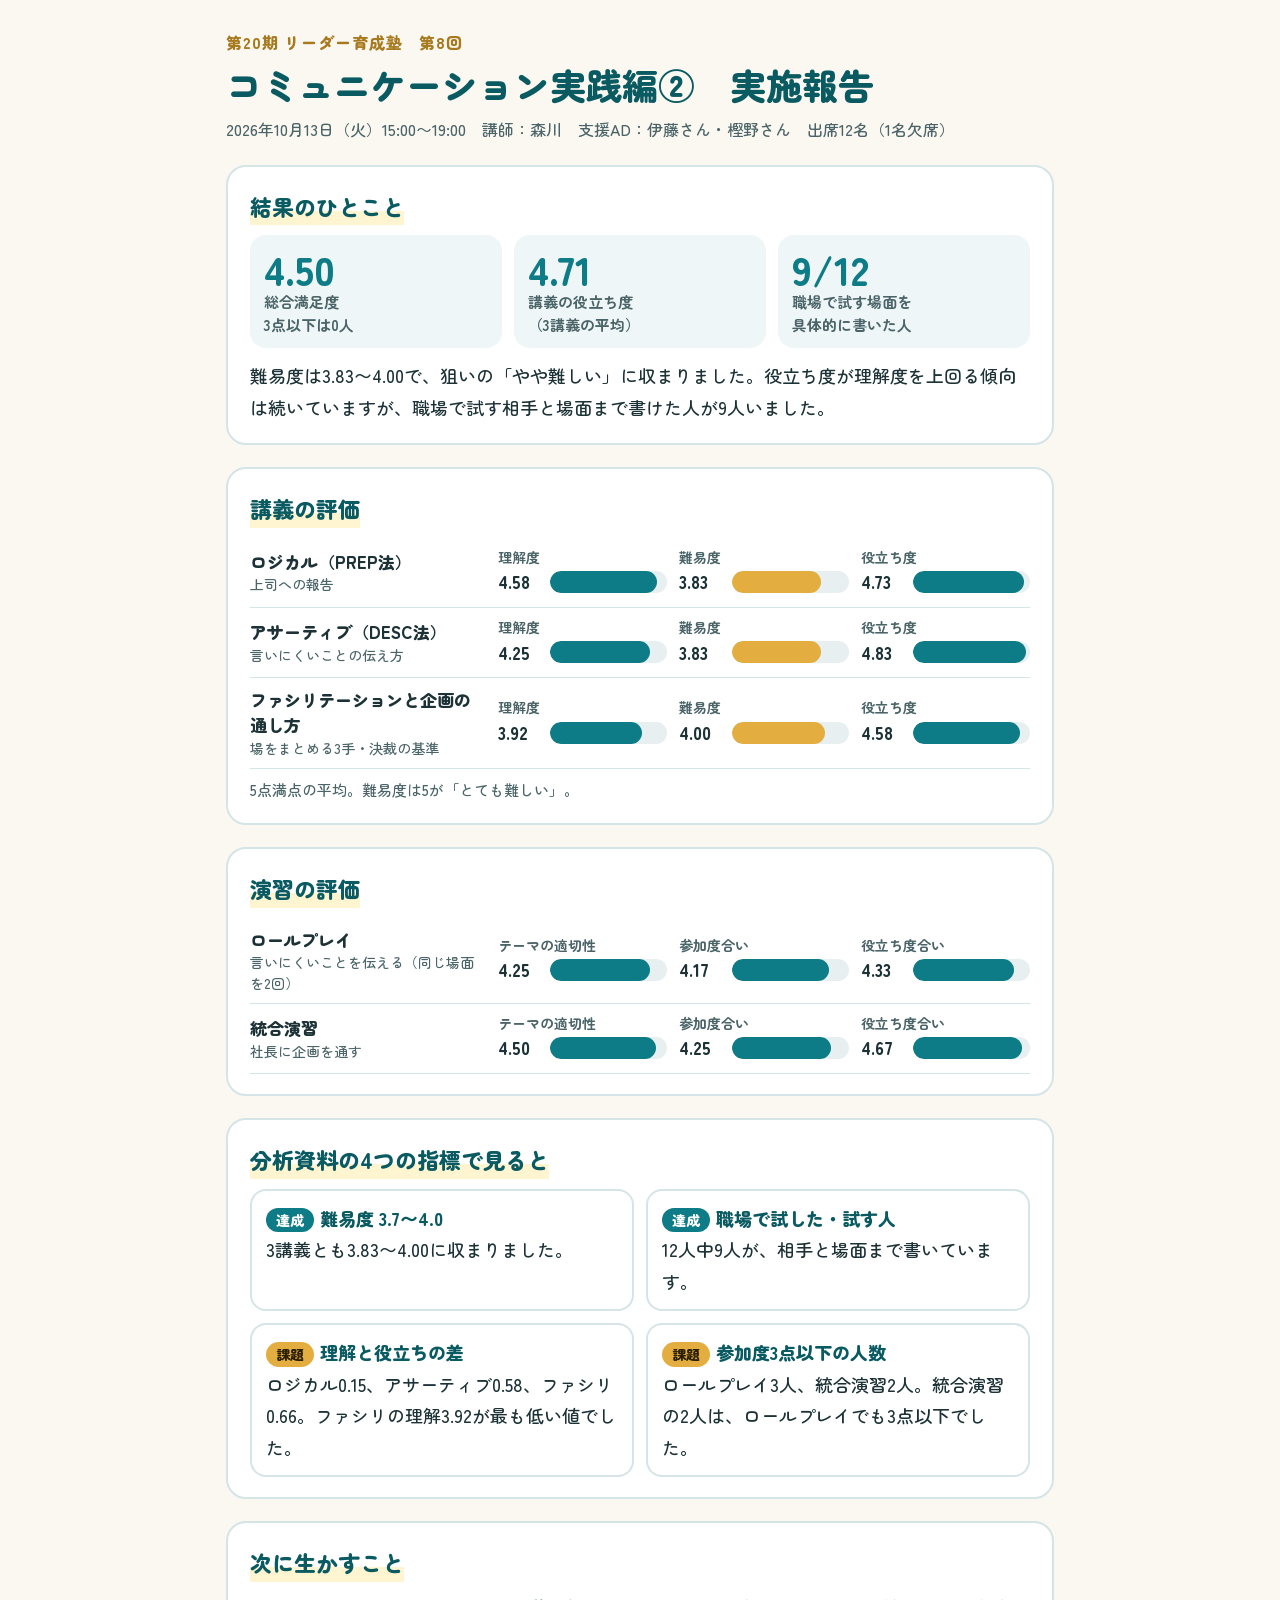
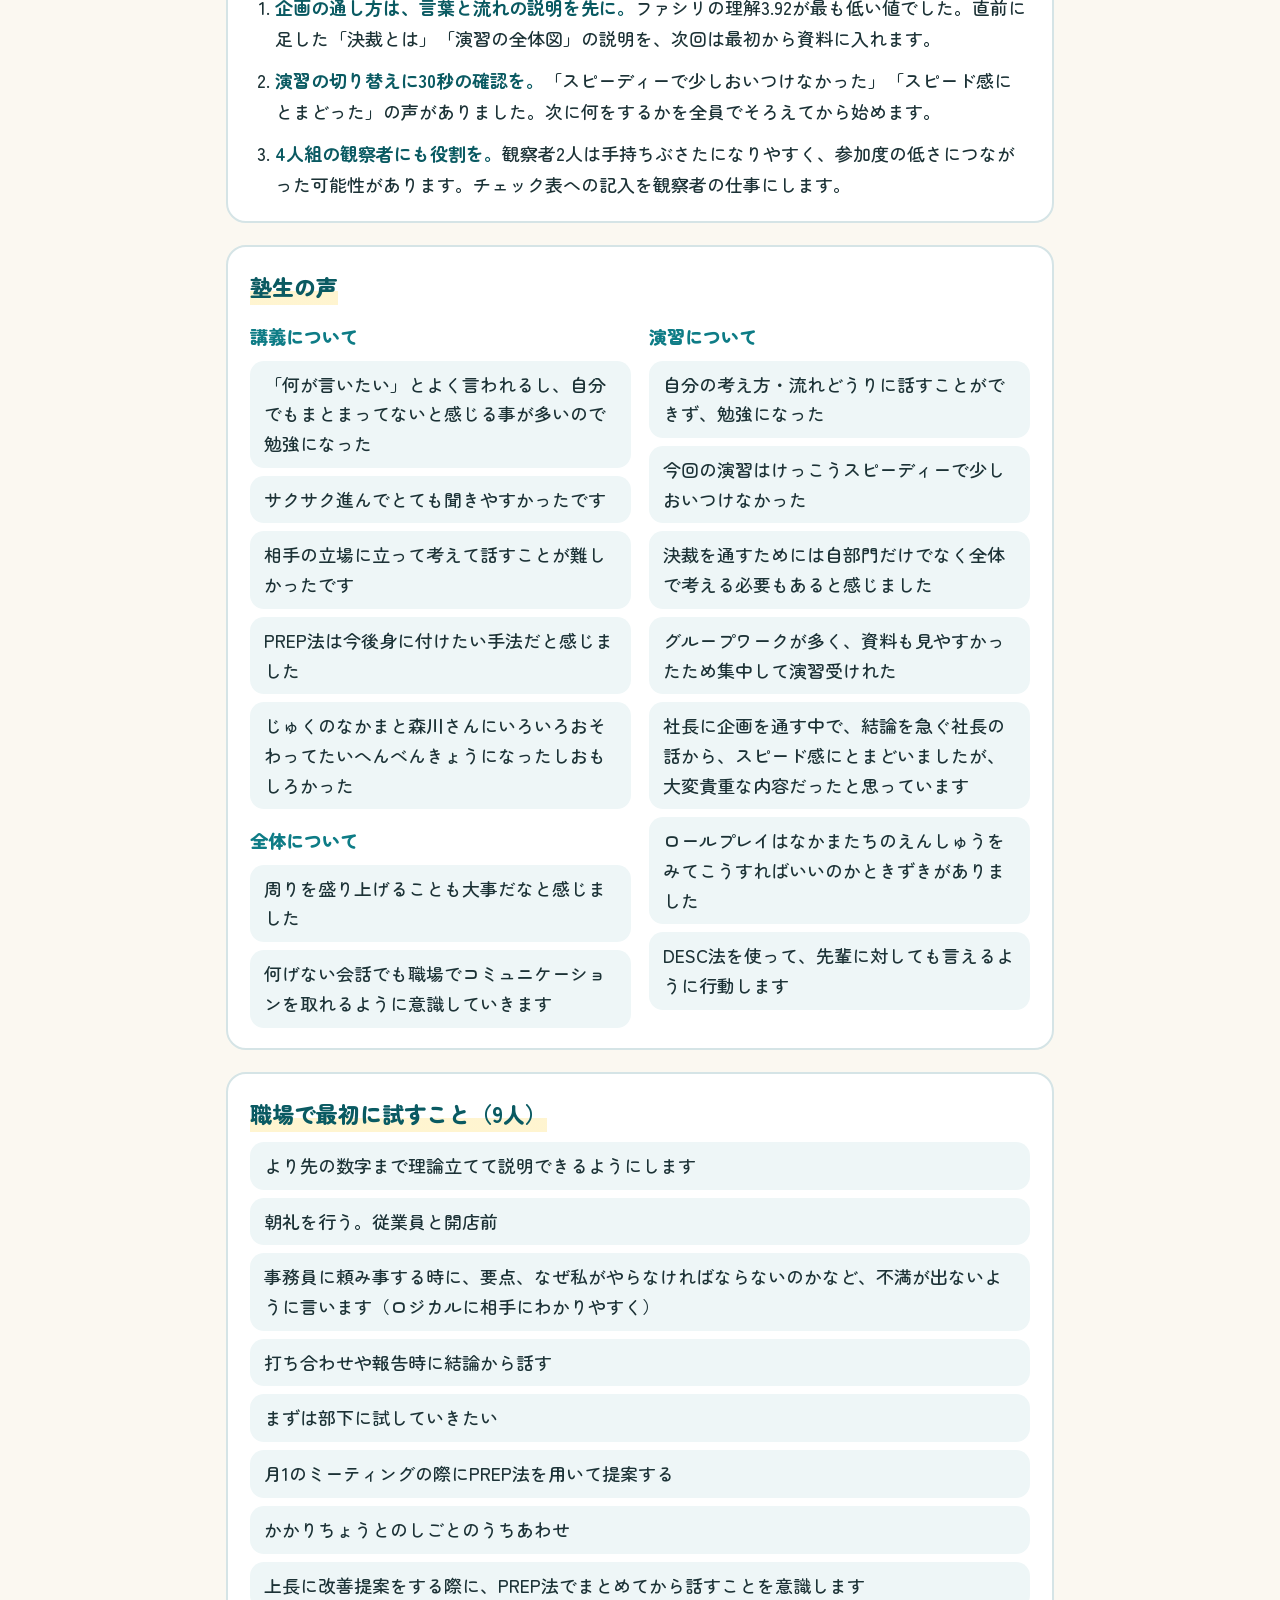
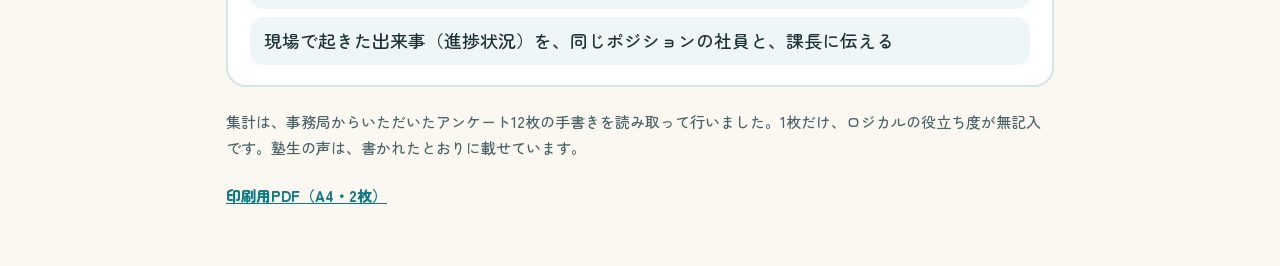
<file: juku/20-8/index.html>
<!doctype html><html lang="ja"><head><meta charset="utf-8"><meta name="viewport" content="width=device-width,initial-scale=1"><meta name="description" content="第20期リーダー育成塾 第8回（10/13）のアンケート結果と次回への申し送り"><meta property="og:title" content="第8回 コミュニケーション実践編② 実施報告"><meta property="og:description" content="総合満足度4.50・アンケート12名の結果と次に生かすこと"><meta property="og:type" content="website"><title>第8回 実施報告</title>
<meta name="robots" content="noindex,nofollow">
<link rel="stylesheet" href="https://fonts.googleapis.com/css2?family=Zen+Maru+Gothic:wght@500;700;900&display=swap">
<style>
/* 1枚の報告書：上に結論の数字3つ→講義と演習の棒→指標→声→次回への申し送り */
:root{--bg:#FBF8F1;--card:#FFFFFF;--ink:#1C3236;--ink2:#4A6468;--teal:#0E7C86;--deep:#0A5A62;--soft:#EEF6F7;--line:#D5E4E6;--gold:#A87A1F;--goldfill:#E3AE3F;--goldbg:#FBF4E3;--barbg:#E7EFF0;
 --f:"Zen Maru Gothic","Hiragino Maru Gothic ProN","Hiragino Sans",sans-serif}
@media (prefers-color-scheme: dark){:root:not([data-theme="light"]){--bg:#10201F;--card:#162A2C;--ink:#E7F1F1;--ink2:#A9C0C2;--teal:#4FC3CD;--deep:#8FDDE4;--soft:#1B3437;--line:#2B4649;--gold:#E3B866;--goldfill:#C9973A;--goldbg:#2A2414;--barbg:#21393C;color-scheme:dark}}
:root[data-theme="dark"]{--bg:#10201F;--card:#162A2C;--ink:#E7F1F1;--ink2:#A9C0C2;--teal:#4FC3CD;--deep:#8FDDE4;--soft:#1B3437;--line:#2B4649;--gold:#E3B866;--goldfill:#C9973A;--goldbg:#2A2414;--barbg:#21393C;color-scheme:dark}
*{box-sizing:border-box}
body{background:var(--bg);color:var(--ink);font-family:var(--f);font-size:18px;font-weight:500;line-height:1.75;margin:0}
main{max-width:860px;margin:0 auto;padding-inline:16px;padding-block:28px 56px;display:flex;flex-direction:column;gap:22px}
.kick{color:var(--gold);font-weight:900;font-size:16px;letter-spacing:.06em;margin:0}
h1{font-size:clamp(26px,4.6vw,36px);line-height:1.35;font-weight:900;color:var(--deep);margin:4px 0 6px;text-wrap:balance}
.meta{color:var(--ink2);font-size:16px;margin:0}
h2{font-size:22px;font-weight:900;color:var(--deep);margin:0 0 10px;display:inline-block;background:linear-gradient(transparent 62%,#FFE58A66 62%)}
section{background:var(--card);border:2px solid var(--line);border-radius:20px;padding:20px 22px}
.hero{display:grid;grid-template-columns:1fr;gap:18px;align-items:center}
.kpis{display:grid;grid-template-columns:repeat(3,1fr);gap:12px}
.kpi{background:var(--soft);border-radius:16px;padding:12px 14px;min-width:0}
.kpi b{display:block;font-size:40px;line-height:1.1;font-weight:900;color:var(--teal);font-variant-numeric:tabular-nums}
.kpi span{font-size:15px;font-weight:700;color:var(--ink2);line-height:1.5;display:block}
.hero img{width:100%;border-radius:16px;mix-blend-mode:multiply}
.lead{margin:12px 0 0}
.row{display:grid;grid-template-columns:30% 1fr;gap:14px;align-items:center;padding:10px 0;border-bottom:1.5px solid var(--line)}
.nm{margin:0;font-weight:900;font-size:17px;line-height:1.45}.nm small{display:block;font-size:14px;font-weight:500;color:var(--ink2)}
.ms{display:grid;grid-template-columns:repeat(3,1fr);gap:12px}.m{min-width:0}.m>span{display:block;font-size:14px;font-weight:700;color:var(--ink2);line-height:1.4}
section,header{min-width:0}

table{border-collapse:collapse;width:100%;min-width:560px}
th,td{padding:9px 6px;border-bottom:1.5px solid var(--line);text-align:left;vertical-align:middle}
thead th{font-size:15px;color:var(--ink2);font-weight:700}
tbody th{font-weight:900;font-size:17px;line-height:1.4;width:34%}
tbody th small{display:block;font-size:14px;font-weight:500;color:var(--ink2)}
.bv{display:flex;align-items:center;gap:8px}.bv b{font-size:17px;font-weight:900;font-variant-numeric:tabular-nums;min-width:2.6em}
.bar{position:relative;flex:1;height:22px;background:var(--barbg);border-radius:999px;overflow:hidden}
.bar i{position:absolute;inset:0 auto 0 0;background:var(--teal);border-radius:999px}
.bar.mid i{background:var(--goldfill)}
.cap{font-size:15px;color:var(--ink2);margin:8px 0 0}
.ind{display:grid;grid-template-columns:repeat(2,1fr);gap:12px}
.ind div{border:2px solid var(--line);border-radius:16px;padding:12px 14px;min-width:0}
.ind p{margin:0}
.ind .h{font-weight:900;color:var(--deep)}
.ok,.ng{display:inline-block;font-size:14px;font-weight:900;border-radius:999px;padding:0 10px;margin-right:6px;color:#fff;background:var(--teal)}
.ng{background:var(--goldfill);color:#2A1E04}
ul.q{list-style:none;padding:0;margin:0;display:grid;gap:8px}
ul.q li{background:var(--soft);border-radius:14px;padding:9px 14px;line-height:1.65}
h3{font-size:18px;font-weight:900;color:var(--teal);margin:6px 0 8px}h3:not(:first-child){margin-top:16px}
.two{display:grid;grid-template-columns:1fr 1fr;gap:18px}
.two>div{min-width:0}
ol.next{margin:0;padding-left:1.4em;display:grid;gap:10px}
ol.next b{color:var(--deep)}
.note{font-size:15px;color:var(--ink2);margin:0}
@media (max-width:720px){.row{grid-template-columns:1fr;gap:6px}.ms{grid-template-columns:1fr;gap:6px}.m{display:grid;grid-template-columns:7.5em 1fr;align-items:center;gap:8px}.kpi{padding:10px}.kpi span{font-size:13px}.hero{grid-template-columns:1fr}.hero img{max-width:220px}.kpis{grid-template-columns:1fr 1fr 1fr}.kpi b{font-size:30px}.ind,.two{grid-template-columns:1fr}}
@media print{@page{size:A4;margin:9mm}body{font-size:11.5px;line-height:1.55}main{padding:0;gap:8px}section{break-inside:avoid;padding:9px 13px;border-radius:12px}.kpi b{font-size:26px}h1{font-size:22px;margin:0}h2{font-size:16px;margin-bottom:4px}h3{font-size:13px;margin:4px 0}.hero{grid-template-columns:1fr}.lead{margin-top:6px}ul.q{gap:4px}ul.q li{padding:3px 9px;border-radius:9px}.kpi span,.cap,.note,.m>span,.nm small,.meta{font-size:11px}.nm{font-size:13px}.bv b{font-size:12px}.bar{height:14px}.row{padding:5px 0}.ind{gap:8px}.ind div{padding:7px 10px}ol.next{gap:4px}.two{grid-template-columns:1fr 1fr}.voices{break-before:page}}
</style>
</head><body><main>
<header><p class="kick">第20期 リーダー育成塾　第8回</p><h1>コミュニケーション実践編②　実施報告</h1>
<p class="meta">2026年10月13日（火）15:00〜19:00　講師：森川　支援AD：伊藤さん・樫野さん　出席12名（1名欠席）</p></header>

<section class="hero"><div><h2>結果のひとこと</h2><div class="kpis">
<div class="kpi"><b>4.50</b><span>総合満足度<br>3点以下は0人</span></div>
<div class="kpi"><b>4.71</b><span>講義の役立ち度<br>（3講義の平均）</span></div>
<div class="kpi"><b>9/12</b><span>職場で試す場面を<br>具体的に書いた人</span></div></div>
<p class="lead">難易度は3.83〜4.00で、狙いの「やや難しい」に収まりました。役立ち度が理解度を上回る傾向は続いていますが、職場で試す相手と場面まで書けた人が9人いました。</p></div>
</section>

<section><h2>講義の評価</h2><div class="row"><p class="nm">ロジカル（PREP法）<small>上司への報告</small></p><div class="ms"><div class="m"><span>理解度</span><div class="bv"><b>4.58</b><div class="bar"><i style="width:91.6%"></i></div></div></div><div class="m"><span>難易度</span><div class="bv"><b>3.83</b><div class="bar mid"><i style="width:76.6%"></i></div></div></div><div class="m"><span>役立ち度</span><div class="bv"><b>4.73</b><div class="bar"><i style="width:94.6%"></i></div></div></div></div></div><div class="row"><p class="nm">アサーティブ（DESC法）<small>言いにくいことの伝え方</small></p><div class="ms"><div class="m"><span>理解度</span><div class="bv"><b>4.25</b><div class="bar"><i style="width:85.0%"></i></div></div></div><div class="m"><span>難易度</span><div class="bv"><b>3.83</b><div class="bar mid"><i style="width:76.6%"></i></div></div></div><div class="m"><span>役立ち度</span><div class="bv"><b>4.83</b><div class="bar"><i style="width:96.6%"></i></div></div></div></div></div><div class="row"><p class="nm">ファシリテーションと企画の通し方<small>場をまとめる3手・決裁の基準</small></p><div class="ms"><div class="m"><span>理解度</span><div class="bv"><b>3.92</b><div class="bar"><i style="width:78.4%"></i></div></div></div><div class="m"><span>難易度</span><div class="bv"><b>4.00</b><div class="bar mid"><i style="width:80.0%"></i></div></div></div><div class="m"><span>役立ち度</span><div class="bv"><b>4.58</b><div class="bar"><i style="width:91.6%"></i></div></div></div></div></div>
<p class="cap">5点満点の平均。難易度は5が「とても難しい」。</p></section>

<section><h2>演習の評価</h2><div class="row"><p class="nm">ロールプレイ<small>言いにくいことを伝える（同じ場面を2回）</small></p><div class="ms"><div class="m"><span>テーマの適切性</span><div class="bv"><b>4.25</b><div class="bar"><i style="width:85.0%"></i></div></div></div><div class="m"><span>参加度合い</span><div class="bv"><b>4.17</b><div class="bar"><i style="width:83.4%"></i></div></div></div><div class="m"><span>役立ち度合い</span><div class="bv"><b>4.33</b><div class="bar"><i style="width:86.6%"></i></div></div></div></div></div><div class="row"><p class="nm">統合演習<small>社長に企画を通す</small></p><div class="ms"><div class="m"><span>テーマの適切性</span><div class="bv"><b>4.50</b><div class="bar"><i style="width:90.0%"></i></div></div></div><div class="m"><span>参加度合い</span><div class="bv"><b>4.25</b><div class="bar"><i style="width:85.0%"></i></div></div></div><div class="m"><span>役立ち度合い</span><div class="bv"><b>4.67</b><div class="bar"><i style="width:93.4%"></i></div></div></div></div></div></section>

<section><h2>分析資料の4つの指標で見ると</h2><div class="ind">
<div><p class="h"><span class="ok">達成</span>難易度 3.7〜4.0</p><p>3講義とも3.83〜4.00に収まりました。</p></div>
<div><p class="h"><span class="ok">達成</span>職場で試した・試す人</p><p>12人中9人が、相手と場面まで書いています。</p></div>
<div><p class="h"><span class="ng">課題</span>理解と役立ちの差</p><p>ロジカル0.15、アサーティブ0.58、ファシリ0.66。ファシリの理解3.92が最も低い値でした。</p></div>
<div><p class="h"><span class="ng">課題</span>参加度3点以下の人数</p><p>ロールプレイ3人、統合演習2人。統合演習の2人は、ロールプレイでも3点以下でした。</p></div></div></section>

<section><h2>次に生かすこと</h2><ol class="next">
<li><b>企画の通し方は、言葉と流れの説明を先に。</b>ファシリの理解3.92が最も低い値でした。直前に足した「決裁とは」「演習の全体図」の説明を、次回は最初から資料に入れます。</li>
<li><b>演習の切り替えに30秒の確認を。</b>「スピーディーで少しおいつけなかった」「スピード感にとまどった」の声がありました。次に何をするかを全員でそろえてから始めます。</li>
<li><b>4人組の観察者にも役割を。</b>観察者2人は手持ちぶさたになりやすく、参加度の低さにつながった可能性があります。チェック表への記入を観察者の仕事にします。</li></ol></section>
<section class="voices"><h2>塾生の声</h2><div class="two"><div><h3>講義について</h3><ul class="q"><li>「何が言いたい」とよく言われるし、自分でもまとまってないと感じる事が多いので勉強になった</li><li>サクサク進んでとても聞きやすかったです</li><li>相手の立場に立って考えて話すことが難しかったです</li><li>PREP法は今後身に付けたい手法だと感じました</li><li>じゅくのなかまと森川さんにいろいろおそわってたいへんべんきょうになったしおもしろかった</li></ul><h3>全体について</h3><ul class="q"><li>周りを盛り上げることも大事だなと感じました</li><li>何げない会話でも職場でコミュニケーションを取れるように意識していきます</li></ul></div><div><h3>演習について</h3><ul class="q"><li>自分の考え方・流れどうりに話すことができず、勉強になった</li><li>今回の演習はけっこうスピーディーで少しおいつけなかった</li><li>決裁を通すためには自部門だけでなく全体で考える必要もあると感じました</li><li>グループワークが多く、資料も見やすかったため集中して演習受けれた</li><li>社長に企画を通す中で、結論を急ぐ社長の話から、スピード感にとまどいましたが、大変貴重な内容だったと思っています</li><li>ロールプレイはなかまたちのえんしゅうをみてこうすればいいのかときずきがありました</li><li>DESC法を使って、先輩に対しても言えるように行動します</li></ul></div></div></section>
<section><h2>職場で最初に試すこと（9人）</h2><ul class="q"><li>より先の数字まで理論立てて説明できるようにします</li><li>朝礼を行う。従業員と開店前</li><li>事務員に頼み事する時に、要点、なぜ私がやらなければならないのかなど、不満が出ないように言います（ロジカルに相手にわかりやすく）</li><li>打ち合わせや報告時に結論から話す</li><li>まずは部下に試していきたい</li><li>月1のミーティングの際にPREP法を用いて提案する</li><li>かかりちょうとのしごとのうちあわせ</li><li>上長に改善提案をする際に、PREP法でまとめてから話すことを意識します</li><li>現場で起きた出来事（進捗状況）を、同じポジションの社員と、課長に伝える</li></ul></section>


<p class="note">集計は、事務局からいただいたアンケート12枚の手書きを読み取って行いました。1枚だけ、ロジカルの役立ち度が無記入です。塾生の声は、書かれたとおりに載せています。</p>
<p class="note"><a href="houkoku.pdf" style="color:var(--teal);font-weight:900">印刷用PDF（A4・2枚）</a></p>
</main></body></html>
</file>
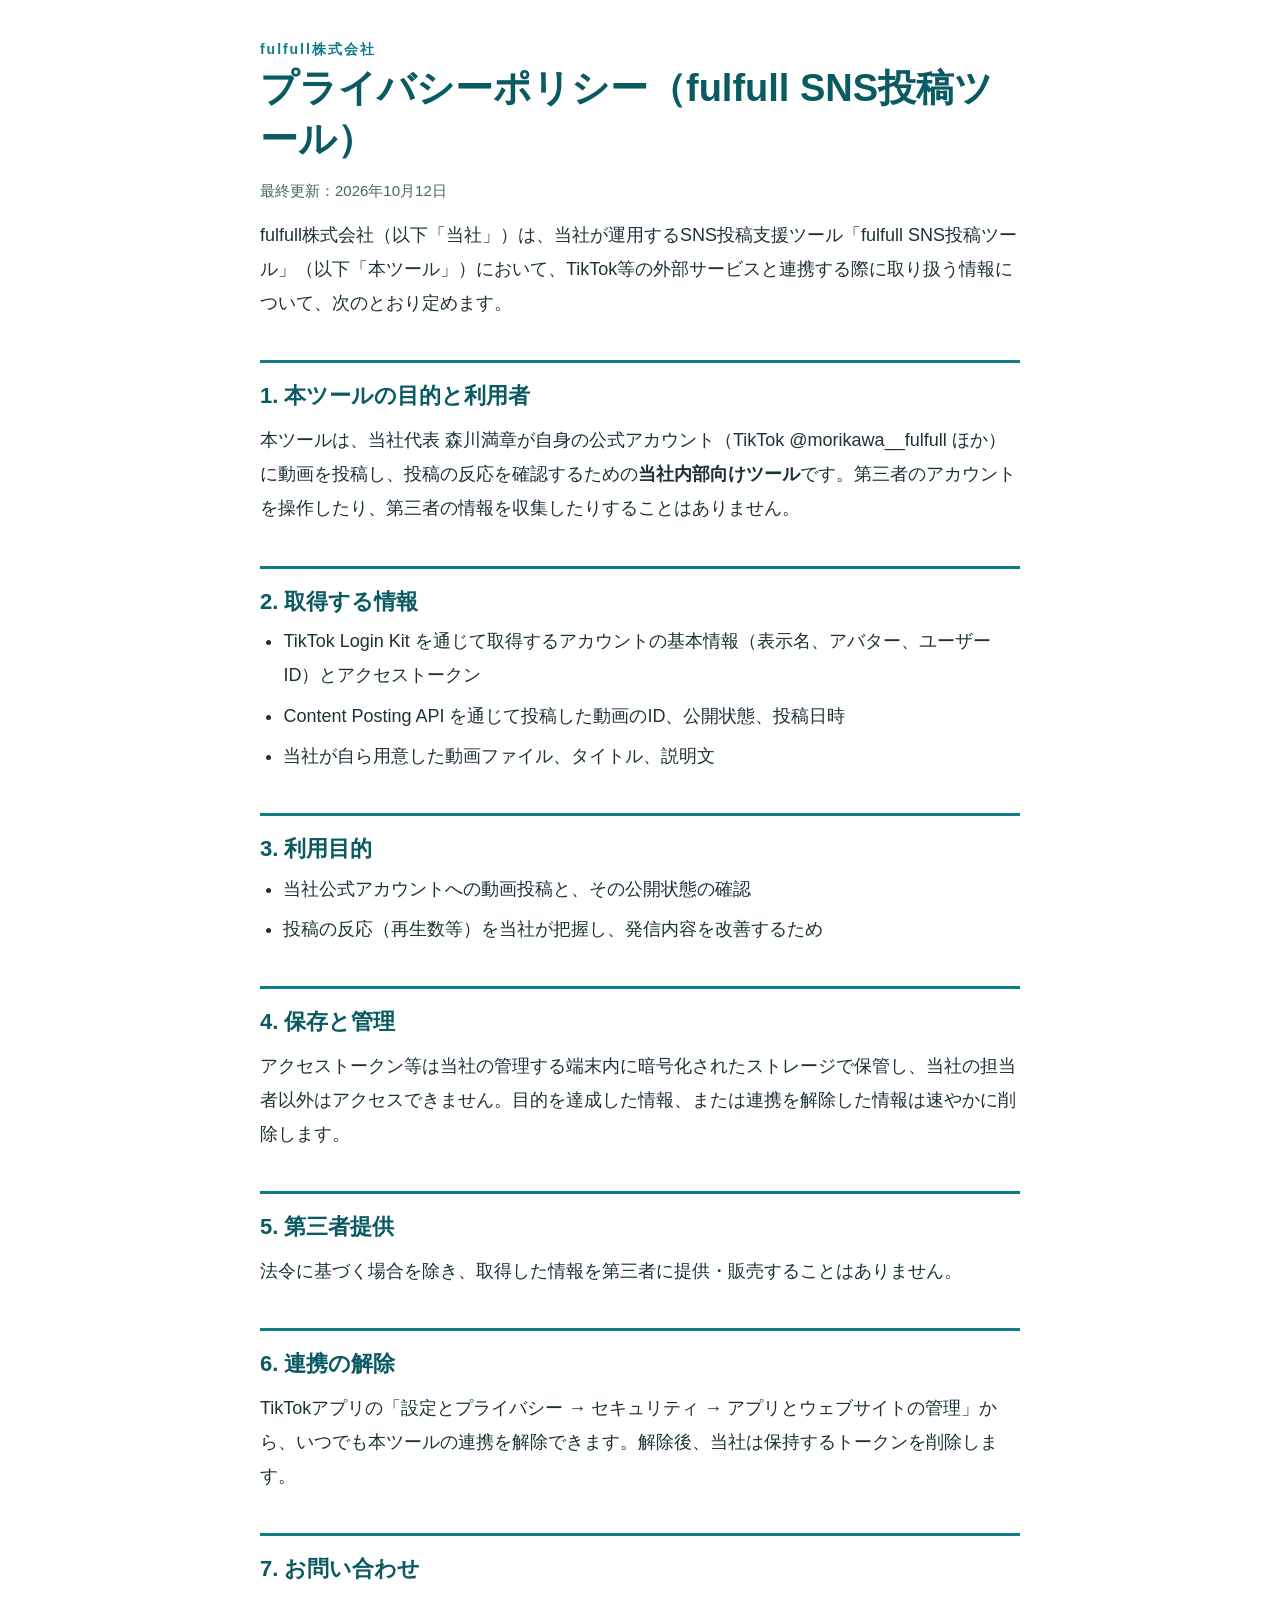
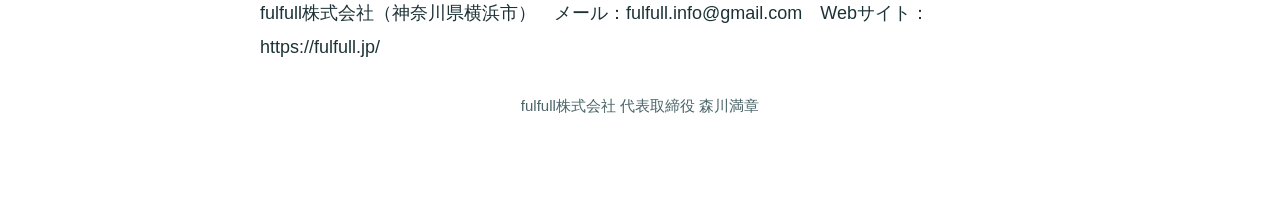
<file: tiktok/privacy/index.html>
<!doctype html><html lang="ja"><head><meta charset="utf-8"><meta name="viewport" content="width=device-width,initial-scale=1"><title>プライバシーポリシー｜fulfull SNS投稿ツール</title><link rel="stylesheet" href="../../ig/base.css"></head>
<body><div class="wrap">
<div class="eyebrow">fulfull株式会社</div>
<h1>プライバシーポリシー（fulfull SNS投稿ツール）</h1>
<p class="note">最終更新：2026年10月12日</p>
<p>fulfull株式会社（以下「当社」）は、当社が運用するSNS投稿支援ツール「fulfull SNS投稿ツール」（以下「本ツール」）において、TikTok等の外部サービスと連携する際に取り扱う情報について、次のとおり定めます。</p>
<h2>1. 本ツールの目的と利用者</h2>
<p>本ツールは、当社代表 森川満章が自身の公式アカウント（TikTok @morikawa__fulfull ほか）に動画を投稿し、投稿の反応を確認するための<b>当社内部向けツール</b>です。第三者のアカウントを操作したり、第三者の情報を収集したりすることはありません。</p>
<h2>2. 取得する情報</h2>
<ul><li>TikTok Login Kit を通じて取得するアカウントの基本情報（表示名、アバター、ユーザーID）とアクセストークン</li><li>Content Posting API を通じて投稿した動画のID、公開状態、投稿日時</li><li>当社が自ら用意した動画ファイル、タイトル、説明文</li></ul>
<h2>3. 利用目的</h2>
<ul><li>当社公式アカウントへの動画投稿と、その公開状態の確認</li><li>投稿の反応（再生数等）を当社が把握し、発信内容を改善するため</li></ul>
<h2>4. 保存と管理</h2>
<p>アクセストークン等は当社の管理する端末内に暗号化されたストレージで保管し、当社の担当者以外はアクセスできません。目的を達成した情報、または連携を解除した情報は速やかに削除します。</p>
<h2>5. 第三者提供</h2>
<p>法令に基づく場合を除き、取得した情報を第三者に提供・販売することはありません。</p>
<h2>6. 連携の解除</h2>
<p>TikTokアプリの「設定とプライバシー → セキュリティ → アプリとウェブサイトの管理」から、いつでも本ツールの連携を解除できます。解除後、当社は保持するトークンを削除します。</p>
<h2>7. お問い合わせ</h2>
<p>fulfull株式会社（神奈川県横浜市）　メール：fulfull.info@gmail.com　Webサイト：https://fulfull.jp/</p>
<p class="sig">fulfull株式会社 代表取締役 森川満章</p>
</div></body></html>
</file>
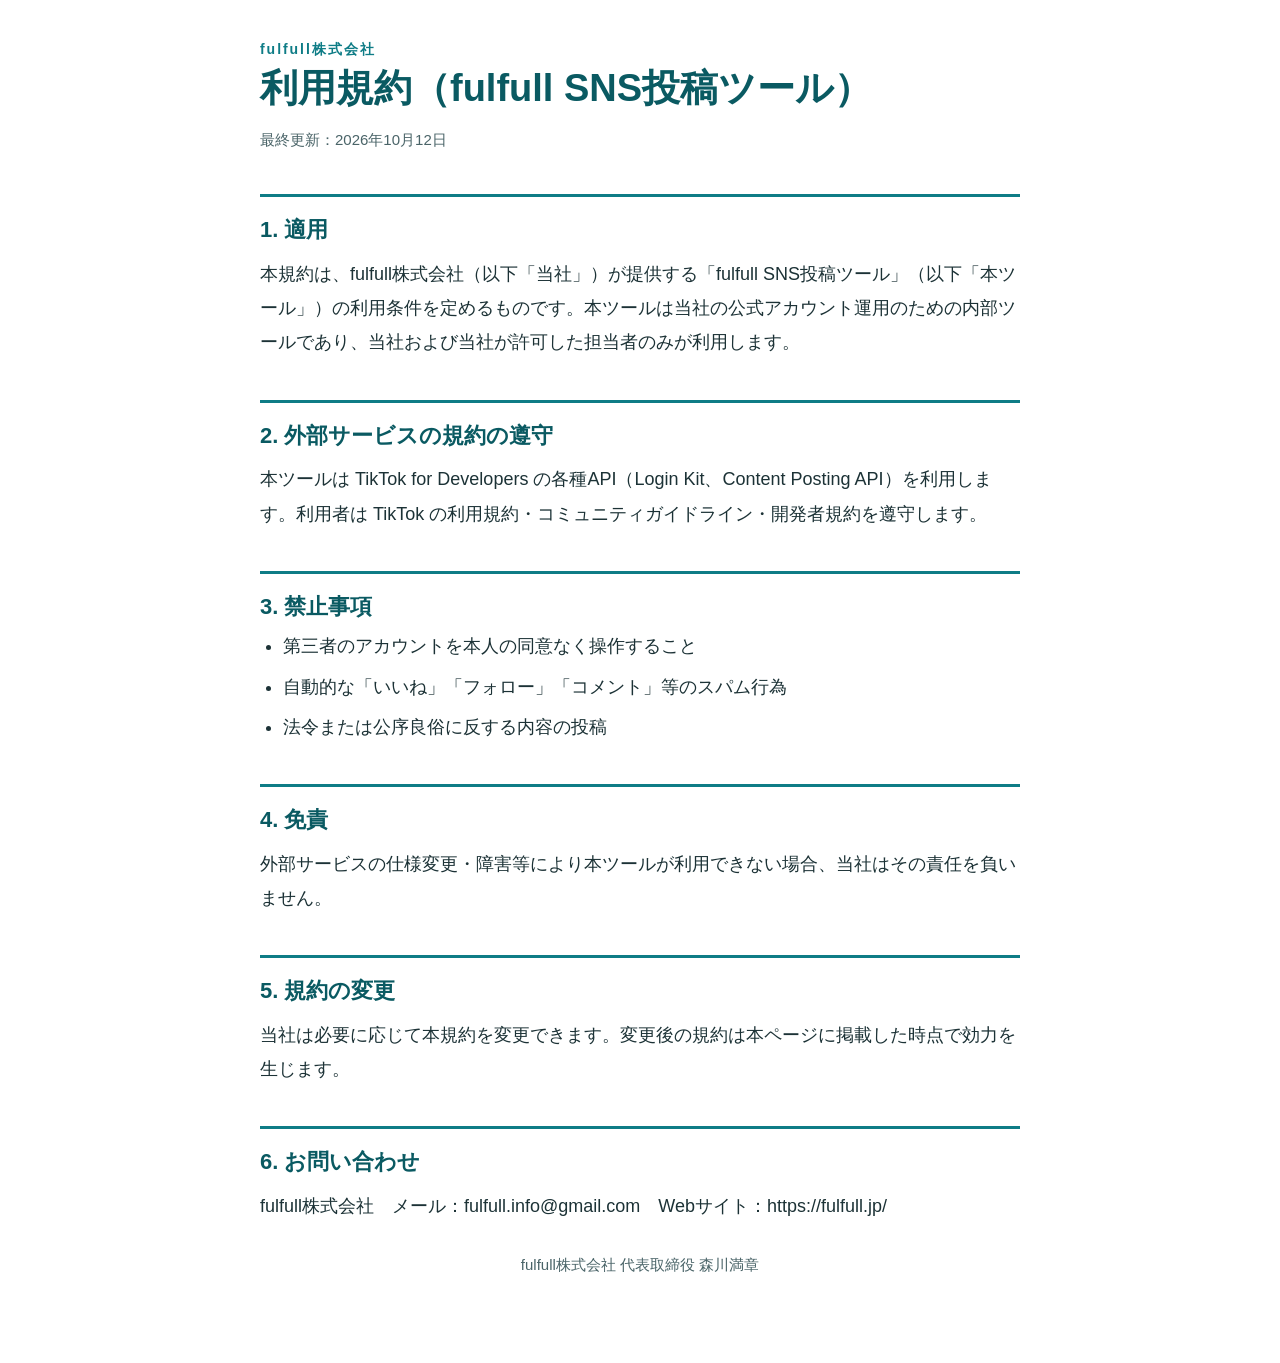
<file: tiktok/terms/index.html>
<!doctype html><html lang="ja"><head><meta charset="utf-8"><meta name="viewport" content="width=device-width,initial-scale=1"><title>利用規約｜fulfull SNS投稿ツール</title><link rel="stylesheet" href="../../ig/base.css"></head>
<body><div class="wrap">
<div class="eyebrow">fulfull株式会社</div>
<h1>利用規約（fulfull SNS投稿ツール）</h1>
<p class="note">最終更新：2026年10月12日</p>
<h2>1. 適用</h2><p>本規約は、fulfull株式会社（以下「当社」）が提供する「fulfull SNS投稿ツール」（以下「本ツール」）の利用条件を定めるものです。本ツールは当社の公式アカウント運用のための内部ツールであり、当社および当社が許可した担当者のみが利用します。</p>
<h2>2. 外部サービスの規約の遵守</h2><p>本ツールは TikTok for Developers の各種API（Login Kit、Content Posting API）を利用します。利用者は TikTok の利用規約・コミュニティガイドライン・開発者規約を遵守します。</p>
<h2>3. 禁止事項</h2><ul><li>第三者のアカウントを本人の同意なく操作すること</li><li>自動的な「いいね」「フォロー」「コメント」等のスパム行為</li><li>法令または公序良俗に反する内容の投稿</li></ul>
<h2>4. 免責</h2><p>外部サービスの仕様変更・障害等により本ツールが利用できない場合、当社はその責任を負いません。</p>
<h2>5. 規約の変更</h2><p>当社は必要に応じて本規約を変更できます。変更後の規約は本ページに掲載した時点で効力を生じます。</p>
<h2>6. お問い合わせ</h2><p>fulfull株式会社　メール：fulfull.info@gmail.com　Webサイト：https://fulfull.jp/</p>
<p class="sig">fulfull株式会社 代表取締役 森川満章</p>
</div></body></html>
</file>
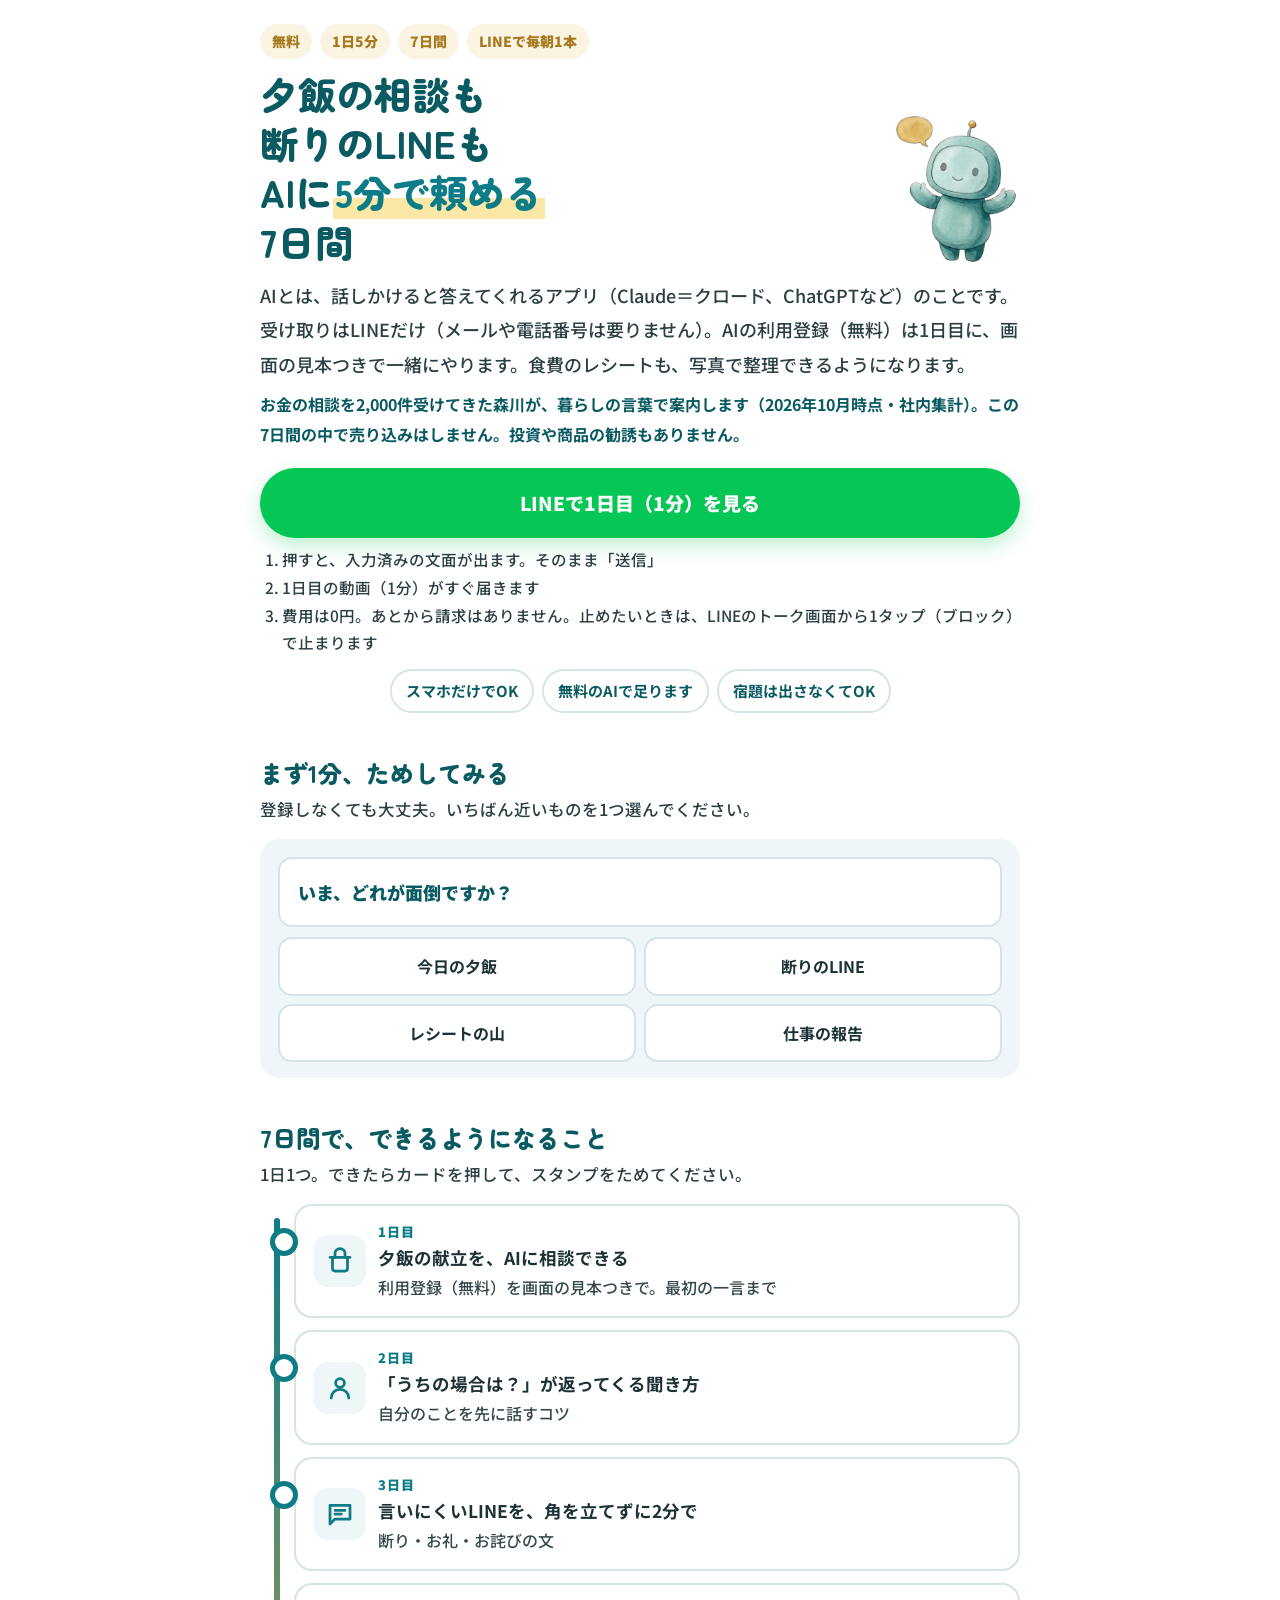
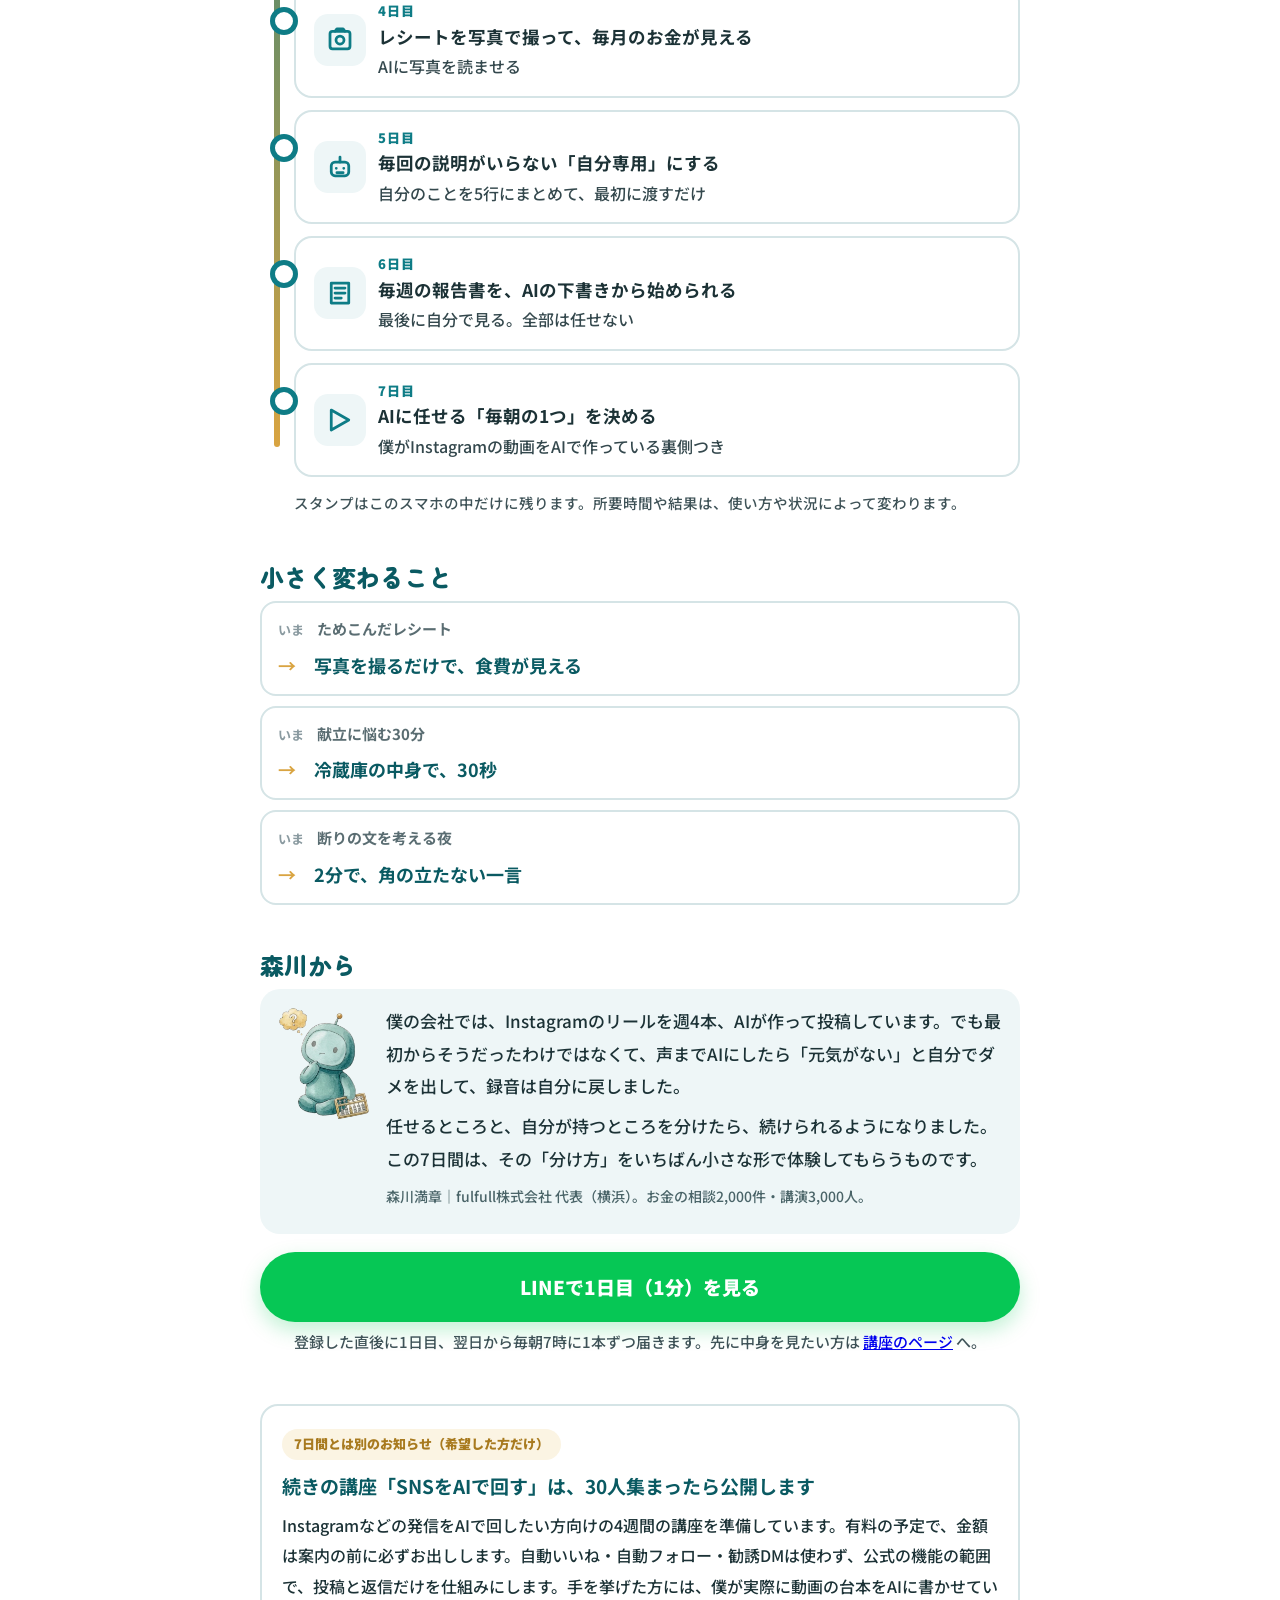
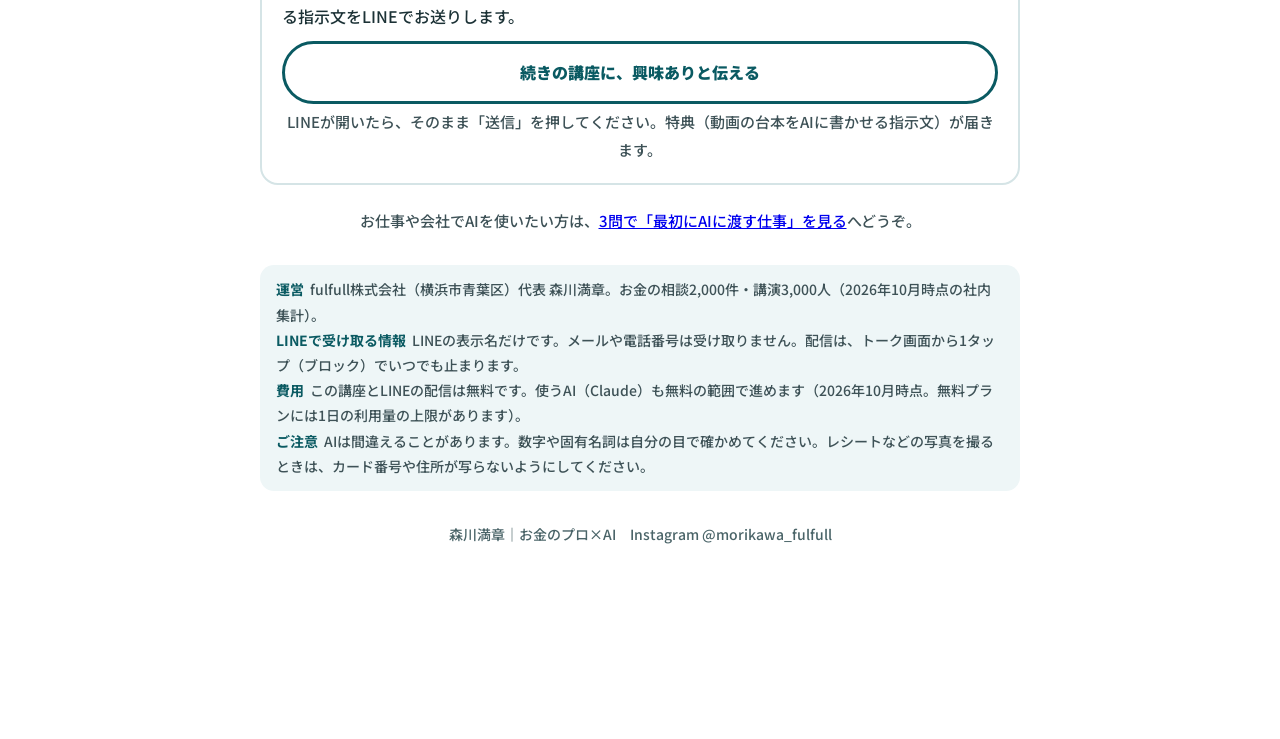
<file: ig/ai/free/index.html>
<!doctype html><html lang="ja"><head><meta charset="utf-8"><meta name="viewport" content="width=device-width,initial-scale=1,viewport-fit=cover">
<title>無料｜1日5分・7日間のAIミニ講座｜森川満章</title>
<meta name="description" content="夕飯の相談も、断りのLINEも、AIに5分で頼めるようになる7日間。無料・1日5分・LINEで毎朝1本。登録は画面の見本つき。森川満章">
<meta property="og:title" content="夕飯の相談も、断りのLINEも、AIに5分で頼めるようになる7日間"><meta property="og:description" content="無料・1日5分・LINEで毎朝1本。夕飯の相談から始める、いちばんやさしいAI入門。"><meta property="og:type" content="article"><meta property="og:image" content="https://mm738966m-boop.github.io/fulfull-links/ig/img/ai_hero.webp"><meta name="twitter:card" content="summary_large_image">
<link rel="stylesheet" href="https://fonts.googleapis.com/css2?family=Zen+Maru+Gothic:wght@700;900&family=Noto+Sans+JP:wght@500;700;900&display=swap"><link rel="stylesheet" href="../../base.css">
<style>
/* ワクワクして軽い：ロボが案内・7日の道・その場で1分体験。文字は少なく大きく */
.hero{display:grid;grid-template-columns:1fr 128px;gap:8px;align-items:end;margin-top:22px}
.hero img{width:128px;justify-self:end}
.kicker{display:inline-flex;gap:8px;flex-wrap:wrap;margin-bottom:10px}
.kicker span{background:var(--goldbg);color:var(--gold);font-weight:900;font-size:14px;border-radius:999px;padding:4px 12px}
.hero h1{font-size:clamp(26px,6.6vw,38px);line-height:1.3;word-break:keep-all}
.hero h1 em{font-style:normal;color:var(--teal);background:linear-gradient(transparent 62%,#FBE8A6 62%);padding:0 2px}
.lead{font-size:18px;color:#2b3f44;margin:12px 0 0}.who{font-size:16px;color:var(--deep);font-weight:700;margin:8px 0 0}
.line{display:block;text-align:center;background:#06C755;color:#fff;text-decoration:none;font-weight:900;font-size:19px;border-radius:999px;padding:17px 22px;margin:18px 0 6px;box-shadow:0 8px 20px rgba(6,199,85,.25)}
.hint{font-size:15px;color:#3e5257;text-align:center;margin:0}
.what{margin:8px 0 0;padding-left:22px;font-size:15.5px;color:#2b3f44;line-height:1.7}.what li{margin:2px 0}
.chips{display:flex;flex-wrap:wrap;gap:8px;justify-content:center;margin:14px 0 0}
.chips span{border:2px solid var(--line);border-radius:999px;padding:6px 14px;font-size:15px;font-weight:700;color:var(--deep);background:#fff}
h2{border-top:0;padding-top:0;margin-top:44px;font-size:24px}
.sub2{font-size:16.5px;color:#2b3f44;margin:4px 0 14px}
.try{background:var(--soft);border-radius:20px;padding:18px 18px 16px;margin-top:8px}
.try .q{font-weight:900;color:var(--deep);font-size:18px;margin:0 0 10px}
.opts{display:grid;grid-template-columns:1fr 1fr;gap:8px}
.opt{border:2px solid var(--line);background:#fff;border-radius:14px;padding:12px 10px;font:inherit;font-size:16px;font-weight:700;color:var(--ink);cursor:pointer;text-align:center}
.opt.on{border-color:var(--teal);background:var(--teal);color:#fff}
.ask{display:none;margin-top:14px;background:#fff;border:2px dashed var(--line);border-radius:14px;padding:14px 16px}
.ask.show{display:block;animation:rise .35s}
.ask b{display:block;color:var(--teal);font-size:14px;letter-spacing:.08em;margin-bottom:6px}
.ask p{margin:0;font-size:17px;line-height:1.8}
.ask .row{display:flex;gap:8px;margin-top:12px;flex-wrap:wrap}
.ask button,.ask a{flex:1;min-width:130px;text-align:center;font:inherit;font-weight:900;font-size:15px;border-radius:999px;padding:11px 12px;cursor:pointer;text-decoration:none}
.ask button{background:var(--deep);color:#fff;border:0}.ask a{background:#fff;color:var(--deep);border:2px solid var(--deep)}
.ask small{display:block;color:#3e5257;font-size:14px;margin-top:8px}
.eg{margin-top:10px;background:var(--soft);border-radius:12px;padding:10px 12px}.eg span{display:block;font-size:13px;color:var(--teal);font-weight:900;letter-spacing:.08em}.eg p{font-size:16px;color:#2b3f44;margin:2px 0 0}
@keyframes rise{from{opacity:0;transform:translateY(10px)}to{opacity:1;transform:none}}
.path{position:relative;margin-top:6px;padding-left:34px}
.path:before{content:"";position:absolute;left:14px;top:14px;bottom:30px;width:6px;border-radius:6px;background:linear-gradient(var(--teal),var(--goldfill))}
.day{position:relative;background:#fff;border:2px solid var(--line);border-radius:18px;padding:14px 16px 14px 18px;margin:0 0 12px;display:grid;grid-template-columns:52px 1fr;gap:12px;align-items:center;cursor:pointer}
.day:before{content:"";position:absolute;left:-26px;top:22px;width:18px;height:18px;border-radius:50%;background:#fff;border:5px solid var(--teal)}
.day .ic{width:52px;height:52px;border-radius:14px;background:var(--soft);display:grid;place-items:center;color:var(--teal)}
.day .ic svg{width:30px;height:30px}
.day .t{font-size:13px;color:var(--teal);font-weight:900;letter-spacing:.08em}
.day b{display:block;font-size:17.5px;color:var(--ink);line-height:1.45}
.day small{display:block;color:#34484d;font-size:16px;margin-top:2px}
.day .seal{position:absolute;right:12px;top:10px;width:58px;height:58px;border-radius:50%;border:3px solid var(--goldfill);color:var(--gold);font-weight:900;font-size:13px;display:grid;place-items:center;transform:rotate(-12deg) scale(0);transition:transform .25s;background:#fff}
.day.done{border-color:var(--goldfill);background:var(--goldbg)}
.day.done .seal{transform:rotate(-12deg) scale(1)}
.pathnote{font-size:14.5px;color:#3e5257;margin:0 0 0 34px}
.ba{display:grid;gap:10px;margin-top:8px}
.ba div{display:grid;gap:4px;background:#fff;border:2px solid var(--line);border-radius:16px;padding:12px 16px;font-size:17px;font-weight:700}
.ba .b{color:#5a6d72;font-size:15px}.ba .b:before{content:"いま　";color:#8a9aa0;font-size:13px}
.ba .a{color:var(--deep);font-size:18px}.ba .a:before{content:"→　";color:var(--goldfill)}
.me{display:grid;grid-template-columns:96px 1fr;gap:14px;align-items:start;background:var(--soft);border-radius:20px;padding:16px;margin-top:8px}
.me img{width:96px}
.me p{margin:0 0 8px;font-size:17px}
.me .nm{font-size:14px;color:var(--ink2)}
.wait{background:#fff;border:2px solid var(--line);border-radius:18px;padding:18px 20px;margin:48px 0 0}
.wait h3{margin:0 0 6px;font-size:19px;color:var(--deep)}.pill2{display:inline-block;background:var(--goldbg);color:var(--gold);font-weight:900;font-size:13px;border-radius:999px;padding:3px 12px;margin:0 0 8px}.cnt small{font-size:12px;color:#5a6d72;margin-left:6px}
.meter{height:14px;background:var(--soft);border-radius:999px;overflow:hidden;margin:10px 0 4px;border:1px solid var(--line)}
.meter i{display:block;height:100%;width:0;background:linear-gradient(90deg,var(--teal),#2aa39b);border-radius:999px;transition:width .6s}
.cnt{display:flex;justify-content:space-between;font-size:14px;color:var(--ink2);font-weight:700}
.cnt b{color:var(--deep);font-size:20px;font-family:"Zen Maru Gothic",sans-serif}
.hand{display:block;text-align:center;background:#fff;color:var(--deep);border:3px solid var(--deep);text-decoration:none;font-weight:900;font-size:16px;border-radius:999px;padding:13px 16px;margin:10px 0 4px}
.foot{font-size:14px;color:var(--ink2);text-align:center;margin:30px 0 120px}
.trust{font-size:14px;line-height:1.8;color:#3e5257;background:var(--soft);border-radius:14px;padding:12px 16px;margin-top:30px}.trust b{color:var(--deep);margin-right:6px}
.sticky{position:fixed;left:16px;right:16px;bottom:calc(12px + env(safe-area-inset-bottom,0px));z-index:9;display:none;text-align:center;background:#06C755;color:#fff;text-decoration:none;font-weight:900;font-size:17px;border-radius:999px;padding:14px 18px;box-shadow:0 10px 24px rgba(0,0,0,.2)}.sticky.on{display:block}
@media(max-width:380px){.hero{grid-template-columns:1fr 120px}.hero img{width:120px}}
@media(prefers-reduced-motion:reduce){*{animation:none!important;transition:none!important}}
</style></head>
<body><div class="wrap">

<div class="hero">
<div>
<div class="kicker"><span>無料</span><span>1日5分</span><span>7日間</span><span>LINEで毎朝1本</span></div>
<h1>夕飯の相談も<br>断りのLINEも<br>AIに<em>5分で頼める</em><br>7日間</h1>
</div>
<img src="img/mascot_invite.webp" alt="手をふって招くロボ">
</div>
<p class="lead">AIとは、話しかけると答えてくれるアプリ（Claude＝クロード、ChatGPTなど）のことです。受け取りはLINEだけ（メールや電話番号は要りません）。AIの利用登録（無料）は1日目に、画面の見本つきで一緒にやります。食費のレシートも、写真で整理できるようになります。</p>
<p class="who">お金の相談を2,000件受けてきた森川が、暮らしの言葉で案内します（2026年10月時点・社内集計）。この7日間の中で売り込みはしません。投資や商品の勧誘もありません。</p>
<a class="line" href="https://utage-system.com/line/open/WgtR0dDaK1U4?mtid=0Gs8lOy2WSjB">LINEで1日目（1分）を見る</a>
<ol class="what"><li>押すと、入力済みの文面が出ます。そのまま「送信」</li><li>1日目の動画（1分）がすぐ届きます</li><li>費用は0円。あとから請求はありません。止めたいときは、LINEのトーク画面から1タップ（ブロック）で止まります</li></ol>
<div class="chips"><span>スマホだけでOK</span><span>無料のAIで足ります</span><span>宿題は出さなくてOK</span></div>

<h2>まず1分、ためしてみる</h2>
<p class="sub2">登録しなくても大丈夫。いちばん近いものを1つ選んでください。</p>
<div class="try">
<p class="q">いま、どれが面倒ですか？</p>
<div class="opts" id="opts">
<button class="opt" data-k="gohan">今日の夕飯</button>
<button class="opt" data-k="kotowari">断りのLINE</button>
<button class="opt" data-k="receipt">レシートの山</button>
<button class="opt" data-k="houkoku">仕事の報告</button>
</div>
<div class="ask" id="ask"><b>AIに、このまま貼ってみる</b><p id="asktext"></p><div class="eg"><span>AIの答えの例</span><p id="askeg"></p></div>
<div class="row"><button type="button" id="cp">この文をコピー</button><a href="https://claude.ai" target="_blank" rel="noopener">Claudeを開く（無料）</a></div>
<small id="asknote"></small></div>
</div>

<h2>7日間で、できるようになること</h2>
<p class="sub2">1日1つ。できたらカードを押して、スタンプをためてください。</p>
<div class="path" id="path">
<div class="day" data-d="1"><div class="ic"><svg viewBox="0 0 24 24" fill="none" stroke="currentColor" stroke-width="2.2" stroke-linecap="round" stroke-linejoin="round"><path d="M4 9h16M6 9v9a2 2 0 0 0 2 2h8a2 2 0 0 0 2-2V9"/><path d="M8 9V6a4 4 0 0 1 8 0v3"/></svg></div><div><div class="t">1日目</div><b>夕飯の献立を、AIに相談できる</b><small>利用登録（無料）を画面の見本つきで。最初の一言まで</small></div><div class="seal">できた！</div></div>
<div class="day" data-d="2"><div class="ic"><svg viewBox="0 0 24 24" fill="none" stroke="currentColor" stroke-width="2.2" stroke-linecap="round" stroke-linejoin="round"><circle cx="12" cy="8" r="3.5"/><path d="M5 20a7 7 0 0 1 14 0"/></svg></div><div><div class="t">2日目</div><b>「うちの場合は？」が返ってくる聞き方</b><small>自分のことを先に話すコツ</small></div><div class="seal">できた！</div></div>
<div class="day" data-d="3"><div class="ic"><svg viewBox="0 0 24 24" fill="none" stroke="currentColor" stroke-width="2.2" stroke-linecap="round" stroke-linejoin="round"><path d="M4 5h16v11H8l-4 4z"/><path d="M8 9h8M8 12h5"/></svg></div><div><div class="t">3日目</div><b>言いにくいLINEを、角を立てずに2分で</b><small>断り・お礼・お詫びの文</small></div><div class="seal">できた！</div></div>
<div class="day" data-d="4"><div class="ic"><svg viewBox="0 0 24 24" fill="none" stroke="currentColor" stroke-width="2.2" stroke-linecap="round" stroke-linejoin="round"><rect x="4" y="5" width="16" height="14" rx="2"/><circle cx="12" cy="12" r="3.2"/><path d="M8 5l1.5-2h5L16 5"/></svg></div><div><div class="t">4日目</div><b>レシートを写真で撮って、毎月のお金が見える</b><small>AIに写真を読ませる</small></div><div class="seal">できた！</div></div>
<div class="day" data-d="5"><div class="ic"><svg viewBox="0 0 24 24" fill="none" stroke="currentColor" stroke-width="2.2" stroke-linecap="round" stroke-linejoin="round"><rect x="5" y="8" width="14" height="11" rx="3"/><path d="M12 4v4M9 13h.01M15 13h.01M9.5 16.5h5"/></svg></div><div><div class="t">5日目</div><b>毎回の説明がいらない「自分専用」にする</b><small>自分のことを5行にまとめて、最初に渡すだけ</small></div><div class="seal">できた！</div></div>
<div class="day" data-d="6"><div class="ic"><svg viewBox="0 0 24 24" fill="none" stroke="currentColor" stroke-width="2.2" stroke-linecap="round" stroke-linejoin="round"><path d="M5 4h14v16H5z"/><path d="M8 8h8M8 12h8M8 16h5"/></svg></div><div><div class="t">6日目</div><b>毎週の報告書を、AIの下書きから始められる</b><small>最後に自分で見る。全部は任せない</small></div><div class="seal">できた！</div></div>
<div class="day" data-d="7"><div class="ic"><svg viewBox="0 0 24 24" fill="none" stroke="currentColor" stroke-width="2.2" stroke-linecap="round" stroke-linejoin="round"><path d="M5 4l14 8-14 8z"/></svg></div><div><div class="t">7日目</div><b>AIに任せる「毎朝の1つ」を決める</b><small>僕がInstagramの動画をAIで作っている裏側つき</small></div><div class="seal">できた！</div></div>
</div>
<p class="pathnote">スタンプはこのスマホの中だけに残ります。所要時間や結果は、使い方や状況によって変わります。</p>

<h2>小さく変わること</h2>
<div class="ba">
<div><span class="b">ためこんだレシート</span><span class="a">写真を撮るだけで、食費が見える</span></div>
<div><span class="b">献立に悩む30分</span><span class="a">冷蔵庫の中身で、30秒</span></div>
<div><span class="b">断りの文を考える夜</span><span class="a">2分で、角の立たない一言</span></div>
</div>

<h2>森川から</h2>
<div class="me"><img src="img/mascot_think.webp" alt="考えるロボ"><div>
<p>僕の会社では、Instagramのリールを週4本、AIが作って投稿しています。でも最初からそうだったわけではなくて、声までAIにしたら「元気がない」と自分でダメを出して、録音は自分に戻しました。</p>
<p>任せるところと、自分が持つところを分けたら、続けられるようになりました。この7日間は、その「分け方」をいちばん小さな形で体験してもらうものです。</p>
<p class="nm">森川満章｜fulfull株式会社 代表（横浜）。お金の相談2,000件・講演3,000人。</p>
</div></div>

<a class="line" href="https://utage-system.com/line/open/WgtR0dDaK1U4?mtid=0Gs8lOy2WSjB">LINEで1日目（1分）を見る</a>
<p class="hint">登録した直後に1日目、翌日から毎朝7時に1本ずつ届きます。先に中身を見たい方は <a href="https://kinyu-ai-college.vibely.site/courses/fde9233e-66f5-4c2d-aaf4-14a2c7ffa995/chapters">講座のページ</a> へ。</p>

<div class="wait" id="wait">
<p class="pill2">7日間とは別のお知らせ（希望した方だけ）</p>
<h3>続きの講座「SNSをAIで回す」は、30人集まったら公開します</h3>
<p style="margin:0;font-size:16px">Instagramなどの発信をAIで回したい方向けの4週間の講座を準備しています。有料の予定で、金額は案内の前に必ずお出しします。自動いいね・自動フォロー・勧誘DMは使わず、公式の機能の範囲で、投稿と返信だけを仕組みにします。手を挙げた方には、僕が実際に動画の台本をAIに書かせている指示文をLINEでお送りします。</p>
<a class="hand" id="hand" href="https://utage-system.com/line/open/N6XhFH0EO2bW?mtid=kMm3HeTGHVwI">続きの講座に、興味ありと伝える</a>
<p class="hint">LINEが開いたら、そのまま「送信」を押してください。特典（動画の台本をAIに書かせる指示文）が届きます。</p>
</div>

<p class="hint" style="margin-top:22px">お仕事や会社でAIを使いたい方は、<a href="../?ref=IG_ai_free#guide">3問で「最初にAIに渡す仕事」を見る</a>へどうぞ。</p>
<div class="trust"><b>運営</b>fulfull株式会社（横浜市青葉区）代表 森川満章。お金の相談2,000件・講演3,000人（2026年10月時点の社内集計）。<br><b>LINEで受け取る情報</b>LINEの表示名だけです。メールや電話番号は受け取りません。配信は、トーク画面から1タップ（ブロック）でいつでも止まります。<br><b>費用</b>この講座とLINEの配信は無料です。使うAI（Claude）も無料の範囲で進めます（2026年10月時点。無料プランには1日の利用量の上限があります）。<br><b>ご注意</b>AIは間違えることがあります。数字や固有名詞は自分の目で確かめてください。レシートなどの写真を撮るときは、カード番号や住所が写らないようにしてください。</div>
<p class="foot">森川満章｜お金のプロ×AI　Instagram @morikawa_fulfull</p>
<a class="sticky" id="sticky" href="https://utage-system.com/line/open/WgtR0dDaK1U4?mtid=0Gs8lOy2WSjB">LINEで1日目（1分）を見る</a>
</div>
<script>
const ASK={gohan:["冷蔵庫に、卵とキャベツと豚肉があります。今日の夕飯、何が作れますか？子どもが辛いのが苦手です。","返ってきたら「15分で作れるものだけ」と一言足してみてください。答えが変わります。","「回鍋肉風の甘みそ炒め、卵とキャベツのお好み焼き、豚とキャベツの重ね蒸し。辛くないのは…」のように、3つくらい返ってきます。"],
 kotowari:["友だちからのランチの誘いを断りたいです。今月は出費をおさえたいのが本音ですが、関係は大事にしたいです。やわらかく、短めの断りの文を3案ください。","いちばん近い案を、自分の言葉に少し直して送れば完成です。","「誘ってくれてありがとう！今月はちょっと控えめにしてて…来月あらためて誘わせて」のような案が3つ出ます。"],
 receipt:["このレシートの写真を読んで、項目と金額を表にしてください。食費・日用品・それ以外に分けてください。","写真を一緒に送ります。カードの番号や住所は隠して撮ってください。","「食費 1,284円／日用品 418円／それ以外 0円、合計 1,702円」のような表が返ってきます。合計は自分の目で確かめます。"],
 houkoku:["今週の会議のメモを貼ります。「決まったこと」と「次にやること」に分けて、箇条書きでまとめてください。","メモは、そのまま貼って大丈夫です。会社の情報を入れてよいかは、会社のルールを確かめてから。","「決まったこと：…／次にやること：…（担当・いつまで）」の形で、箇条書きが返ってきます。"]};
const $=id=>document.getElementById(id);
document.querySelectorAll('.opt').forEach(b=>b.addEventListener('click',()=>{document.querySelectorAll('.opt').forEach(x=>x.classList.remove('on'));b.classList.add('on');const a=ASK[b.dataset.k];$('asktext').textContent=a[0];$('asknote').textContent=a[1];$('askeg').textContent=a[2];$('ask').classList.add('show');}));
$('cp').addEventListener('click',()=>{const t=$('asktext').textContent;const b=$('cp');const ok=()=>{b.textContent='コピーしました';setTimeout(()=>b.textContent='この文をコピー',1600)};try{navigator.clipboard.writeText(t).then(ok,ok)}catch(e){ok()}});
let done={};try{done=JSON.parse(localStorage.getItem('free7')||'{}')}catch(e){}
document.querySelectorAll('.day').forEach(d=>{const k=d.dataset.d;if(done[k])d.classList.add('done');d.addEventListener('click',()=>{d.classList.toggle('done');done[k]=d.classList.contains('done');try{localStorage.setItem('free7',JSON.stringify(done))}catch(e){}})});
const API="https://script.google.com/macros/s/AKfycbz3gLVccJPzvW3WIQNlalxLS6CVGrAwjzO12aTfET5W2XUlmEi1UGhwrOtewnGkxkoxVA/exec";const COURSE="sns";
function show(c,g){}
(async()=>{try{const r=await fetch(API+"?course="+COURSE,{cache:"no-store"});const j=await r.json();if(j.ok)show(j.count,j.goal)}catch(e){}})();
const hero=document.querySelector('.line');new IntersectionObserver(e=>{document.getElementById('sticky').classList.toggle('on',!e[0].isIntersecting&&scrollY>600)},{threshold:0}).observe(hero);
$("hand").addEventListener("click",()=>{let d=false;try{d=localStorage.getItem("hand_"+COURSE)==="1";localStorage.setItem("hand_"+COURSE,"1")}catch(e){}
 if(!d){try{fetch(API,{method:"POST",keepalive:true,headers:{"Content-Type":"text/plain;charset=utf-8"},body:JSON.stringify({course:COURSE,src:location.search.slice(1)||"direct",ua:navigator.userAgent.slice(0,40)})})}catch(e){}}});
</script></body></html>
</file>
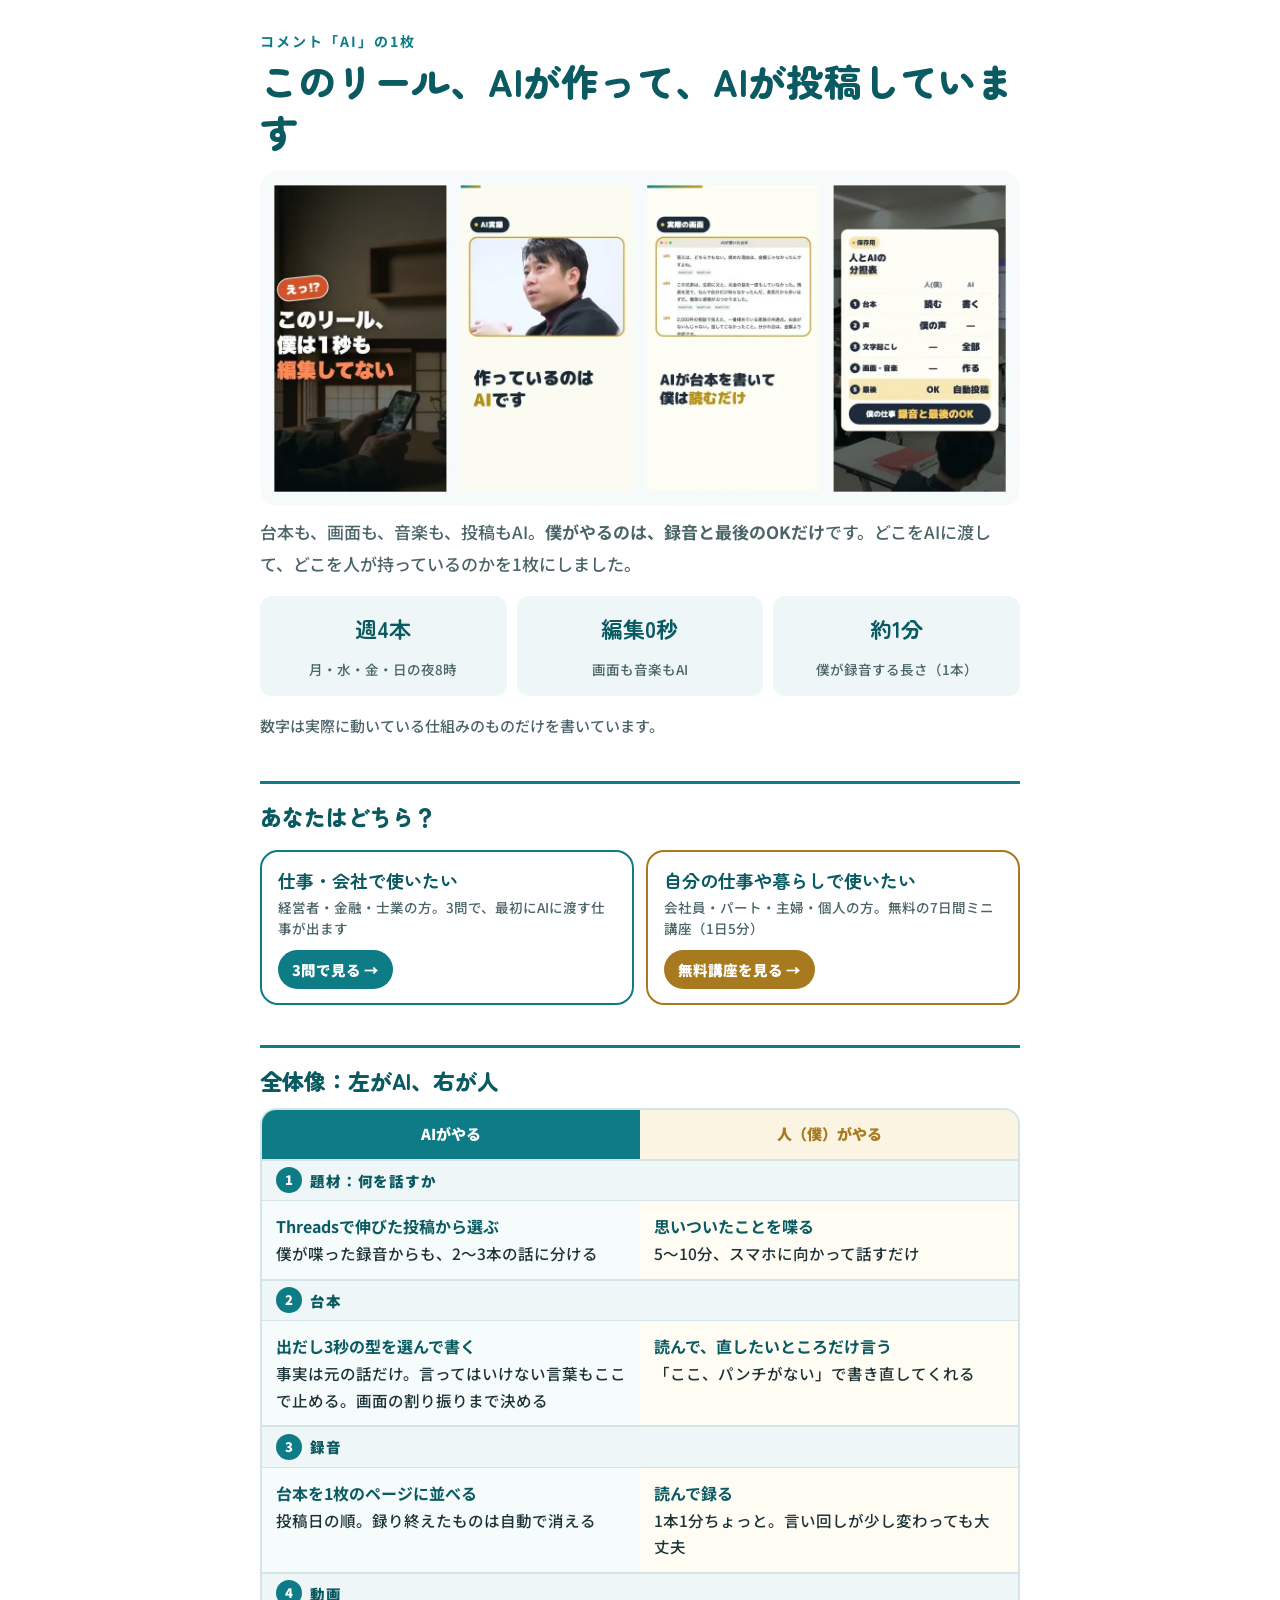
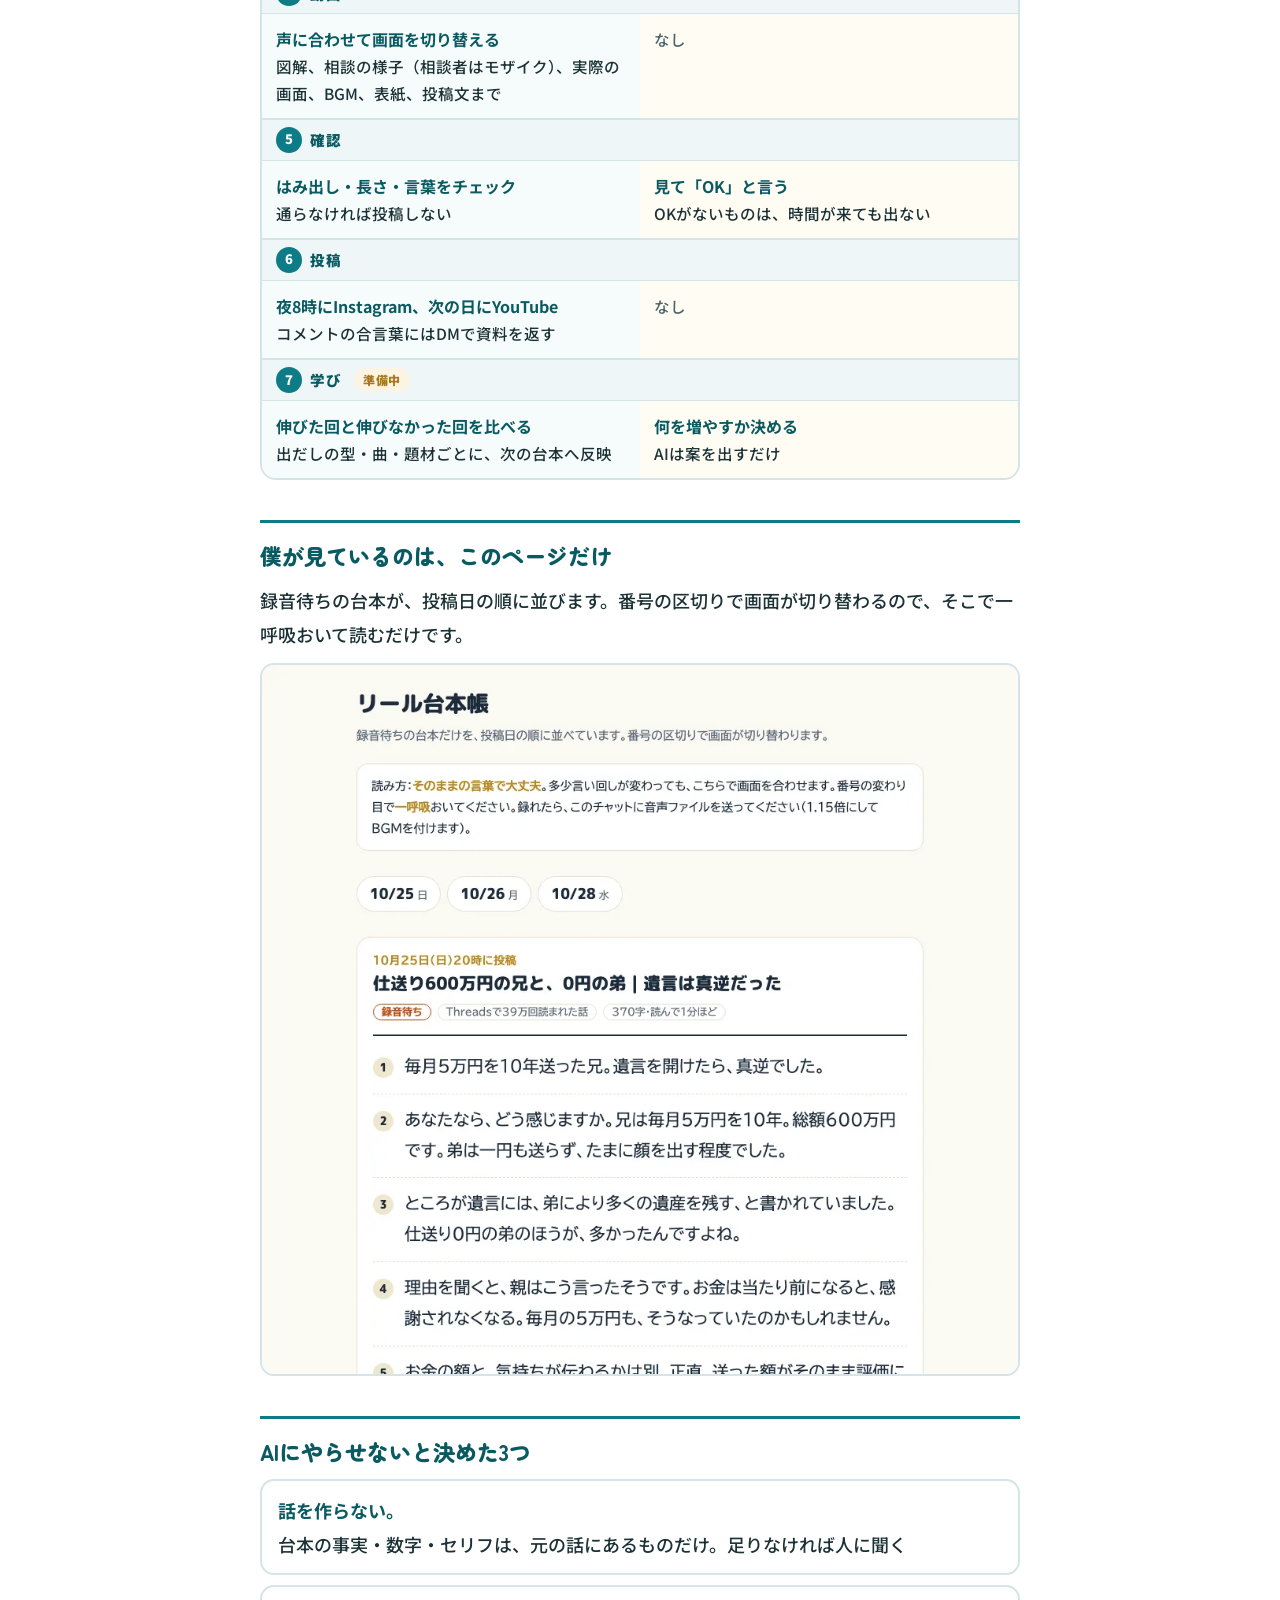
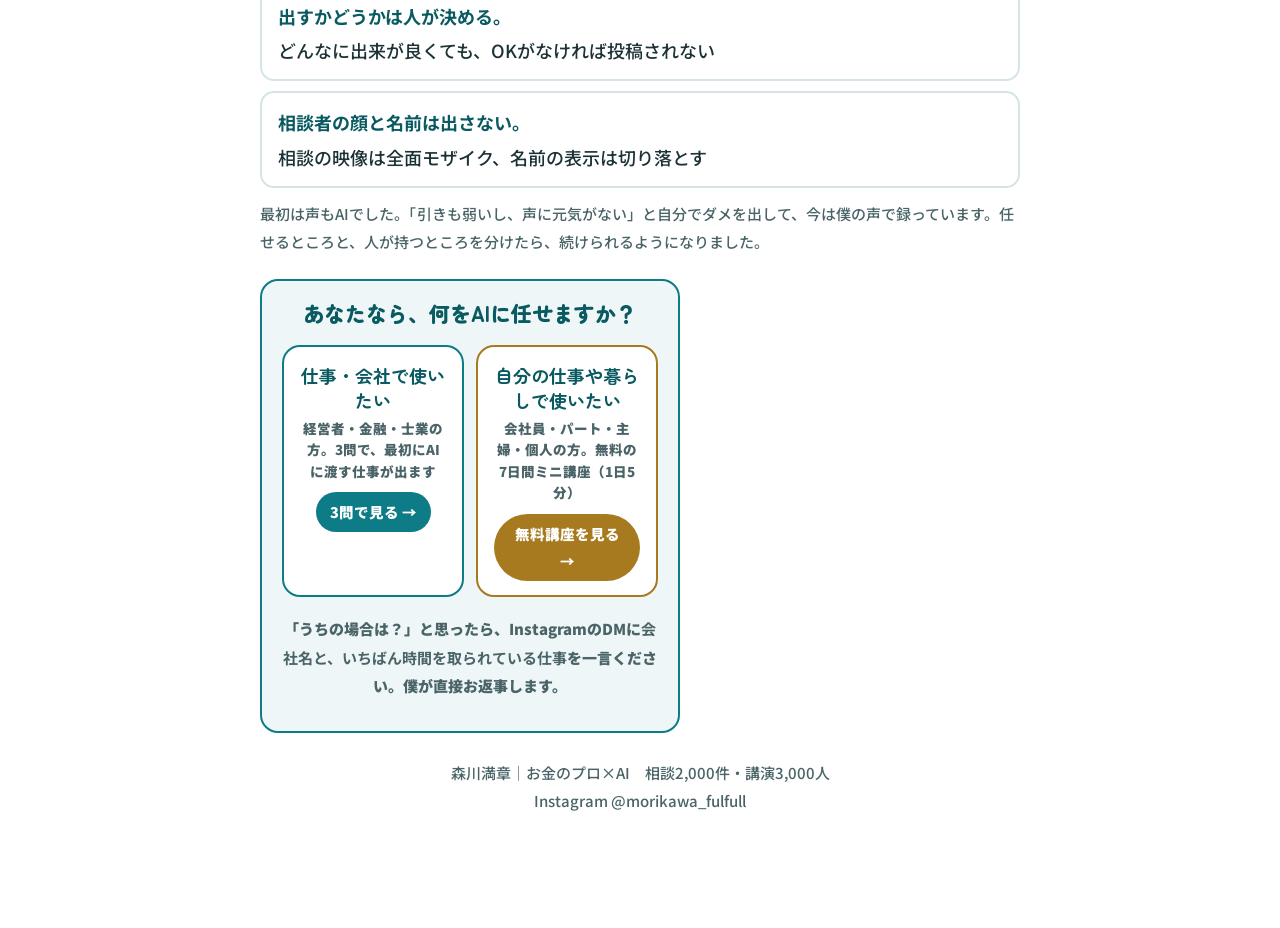
<file: ig/ai/reel/index.html>
<!doctype html><html lang="ja"><head><meta charset="utf-8"><meta name="viewport" content="width=device-width,initial-scale=1,viewport-fit=cover">
<title>リールをAIで週4本回している仕組みの全体像｜森川満章</title>
<meta name="description" content="台本も画面も音楽も投稿もAI。人がやるのは録音と最後のOKだけ。お金のプロの小さな会社が、Instagramのリールを週4本回している仕組みを1枚にしました。">
<meta property="og:title" content="リールをAIで週4本回している仕組みの全体像"><meta property="og:description" content="台本も画面も音楽も投稿もAI。人がやるのは録音と最後のOKだけ。森川満章"><meta property="og:type" content="article"><meta property="og:image" content="https://mm738966m-boop.github.io/fulfull-links/ig/ai/reel/frames.webp"><meta name="twitter:card" content="summary_large_image">
<link rel="stylesheet" href="https://fonts.googleapis.com/css2?family=Zen+Maru+Gothic:wght@700;900&family=Noto+Sans+JP:wght@500;700;900&display=swap"><link rel="stylesheet" href="../../base.css">
<style>
.heroimg{width:100%;border-radius:18px;margin:14px 0 6px;display:block}
.sub{font-size:17px;color:var(--ink2);margin:10px 0 0}
.fact{display:grid;grid-template-columns:repeat(3,1fr);gap:10px;margin:16px 0}.fact div{background:var(--soft);border-radius:12px;padding:12px;text-align:center}.fact b{display:block;font-family:"Zen Maru Gothic",sans-serif;font-size:22px;color:var(--deep)}.fact span{font-size:13.5px;color:var(--ink2)}
.lanes{display:grid;grid-template-columns:1fr 1fr;border:2px solid var(--line);border-radius:16px;overflow:hidden;margin:12px 0}
.lanes .h{padding:10px 12px;font-weight:900;text-align:center;font-size:15px}
.lanes .h.ai{background:var(--teal);color:#fff}.lanes .h.hu{background:var(--goldbg);color:var(--gold)}
.lanes .c{padding:12px 14px;border-top:1px solid var(--line);font-size:15.5px;line-height:1.7}
.lanes .c.ai{background:#F6FBFB}.lanes .c.hu{background:#FFFCF4}
.lanes .c b{display:block;color:var(--deep);font-size:16px}
.lanes .c.none{color:var(--ink2)}
.stepn{grid-column:1/3;background:var(--soft);padding:6px 14px;font-weight:900;color:var(--deep);font-size:14.5px;letter-spacing:.06em;border-top:2px solid var(--line);display:flex;align-items:center;gap:8px}
.stepn i{width:26px;height:26px;border-radius:50%;background:var(--teal);color:#fff;display:grid;place-items:center;font-style:normal;font-size:13px}
.prep{display:inline-block;font-size:12px;font-weight:900;background:var(--goldbg);color:var(--gold);border-radius:999px;padding:1px 9px;margin-left:4px}
.shot{width:100%;border-radius:14px;border:2px solid var(--line);display:block;margin:10px 0}
.nos{display:grid;gap:10px;margin:12px 0}.nos div{background:#fff;border:2px solid var(--line);border-radius:14px;padding:12px 16px}.nos b{color:var(--deep);display:block}
.cta{background:var(--soft);border:2px solid var(--teal);border-radius:18px;padding:18px 20px;margin:22px 0}
.cta p{color:var(--ink)}.cta .note{color:var(--ink2)}
.cta h2{border:0;margin:0 0 6px;padding:0;font-size:21px}
.btn{display:block;text-align:center;background:#06C755;color:#fff;font-weight:900;font-size:17px;border-radius:999px;padding:14px 18px;text-decoration:none;margin:12px 0 4px}
.btn.sub2{background:#fff;color:var(--deep);border:2px solid var(--deep)}

.doors2{display:grid;grid-template-columns:1fr 1fr;gap:12px;margin:18px 0}
.door2{display:block;text-decoration:none;border-radius:18px;padding:16px 16px 14px;border:2px solid var(--line);background:#fff;color:var(--ink)}
.door2 b{display:block;font-family:"Zen Maru Gothic","Hiragino Maru Gothic ProN",sans-serif;font-size:18px;line-height:1.4;color:var(--deep)}
.door2 small{display:block;font-size:13.5px;color:var(--ink2);margin-top:4px;line-height:1.6}
.door2 span{display:inline-block;margin-top:10px;font-weight:900;font-size:14.5px;border-radius:999px;padding:6px 14px;color:#fff}
.door2.w{border-color:var(--teal)}.door2.w span{background:var(--teal)}
.door2.l{border-color:var(--gold)}.door2.l span{background:var(--gold)}
@media(max-width:560px){.doors2{grid-template-columns:1fr}}
@media(max-width:640px){.fact b{font-size:19px}}
</style></head>
<body><div class="wrap">
<div class="eyebrow" style="margin-top:28px">コメント「AI」の1枚</div>
<h1>このリール、AIが作って、AIが投稿しています</h1>
<img class="heroimg" src="frames.webp" alt="実際のリールの4コマ。このリール僕は1秒も編集してない、作っているのはAIです、AIが台本を書いて僕は読むだけ、人とAIの分担表">
<p class="sub">台本も、画面も、音楽も、投稿もAI。<b>僕がやるのは、録音と最後のOKだけ</b>です。どこをAIに渡して、どこを人が持っているのかを1枚にしました。</p>

<div class="fact"><div><b>週4本</b><span>月・水・金・日の夜8時</span></div><div><b>編集0秒</b><span>画面も音楽もAI</span></div><div><b>約1分</b><span>僕が録音する長さ（1本）</span></div></div>
<p class="note">数字は実際に動いている仕組みのものだけを書いています。</p>
<h2>あなたはどちら？</h2>
<div class="doors2">
<a class="door2 w" href="../?ref=IG_ai_reel#guide"><b>仕事・会社で使いたい</b><small>経営者・金融・士業の方。3問で、最初にAIに渡す仕事が出ます</small><span>3問で見る →</span></a>
<a class="door2 l" href="../free/?ref=IG_ai_reel"><b>自分の仕事や暮らしで使いたい</b><small>会社員・パート・主婦・個人の方。無料の7日間ミニ講座（1日5分）</small><span>無料講座を見る →</span></a>
</div>

<h2>全体像：左がAI、右が人</h2>
<div class="lanes">
<div class="h ai">AIがやる</div><div class="h hu">人（僕）がやる</div>
<div class="stepn"><i>1</i>題材：何を話すか</div>
<div class="c ai"><b>Threadsで伸びた投稿から選ぶ</b>僕が喋った録音からも、2〜3本の話に分ける</div><div class="c hu"><b>思いついたことを喋る</b>5〜10分、スマホに向かって話すだけ</div>
<div class="stepn"><i>2</i>台本</div>
<div class="c ai"><b>出だし3秒の型を選んで書く</b>事実は元の話だけ。言ってはいけない言葉もここで止める。画面の割り振りまで決める</div><div class="c hu"><b>読んで、直したいところだけ言う</b>「ここ、パンチがない」で書き直してくれる</div>
<div class="stepn"><i>3</i>録音</div>
<div class="c ai"><b>台本を1枚のページに並べる</b>投稿日の順。録り終えたものは自動で消える</div><div class="c hu"><b>読んで録る</b>1本1分ちょっと。言い回しが少し変わっても大丈夫</div>
<div class="stepn"><i>4</i>動画</div>
<div class="c ai"><b>声に合わせて画面を切り替える</b>図解、相談の様子（相談者はモザイク）、実際の画面、BGM、表紙、投稿文まで</div><div class="c hu none">なし</div>
<div class="stepn"><i>5</i>確認</div>
<div class="c ai"><b>はみ出し・長さ・言葉をチェック</b>通らなければ投稿しない</div><div class="c hu"><b>見て「OK」と言う</b>OKがないものは、時間が来ても出ない</div>
<div class="stepn"><i>6</i>投稿</div>
<div class="c ai"><b>夜8時にInstagram、次の日にYouTube</b>コメントの合言葉にはDMで資料を返す</div><div class="c hu none">なし</div>
<div class="stepn"><i>7</i>学び<span class="prep">準備中</span></div>
<div class="c ai"><b>伸びた回と伸びなかった回を比べる</b>出だしの型・曲・題材ごとに、次の台本へ反映</div><div class="c hu"><b>何を増やすか決める</b>AIは案を出すだけ</div>
</div>

<h2>僕が見ているのは、このページだけ</h2>
<p>録音待ちの台本が、投稿日の順に並びます。番号の区切りで画面が切り替わるので、そこで一呼吸おいて読むだけです。</p>
<img class="shot" src="daihon.webp" alt="リール台本帳の画面。投稿日ごとのボタンと、番号つきの台本が並んでいる">

<h2>AIにやらせないと決めた3つ</h2>
<div class="nos">
<div><b>話を作らない。</b>台本の事実・数字・セリフは、元の話にあるものだけ。足りなければ人に聞く</div>
<div><b>出すかどうかは人が決める。</b>どんなに出来が良くても、OKがなければ投稿されない</div>
<div><b>相談者の顔と名前は出さない。</b>相談の映像は全面モザイク、名前の表示は切り落とす</div>
</div>
<p class="note">最初は声もAIでした。「引きも弱いし、声に元気がない」と自分でダメを出して、今は僕の声で録っています。任せるところと、人が持つところを分けたら、続けられるようになりました。</p>

<div class="cta">
<h2>あなたなら、何をAIに任せますか？</h2>
<div class="doors2">
<a class="door2 w" href="../?ref=IG_ai_reel#guide"><b>仕事・会社で使いたい</b><small>経営者・金融・士業の方。3問で、最初にAIに渡す仕事が出ます</small><span>3問で見る →</span></a>
<a class="door2 l" href="../free/?ref=IG_ai_reel"><b>自分の仕事や暮らしで使いたい</b><small>会社員・パート・主婦・個人の方。無料の7日間ミニ講座（1日5分）</small><span>無料講座を見る →</span></a>
</div>
<p class="note" style="margin-top:4px">「うちの場合は？」と思ったら、InstagramのDMに<b>会社名と、いちばん時間を取られている仕事</b>を一言ください。僕が直接お返事します。</p>
</div>

<p class="note" style="text-align:center;margin:26px 0 40px">森川満章｜お金のプロ×AI　相談2,000件・講演3,000人<br>Instagram @morikawa_fulfull</p>
</div></body></html>
</file>
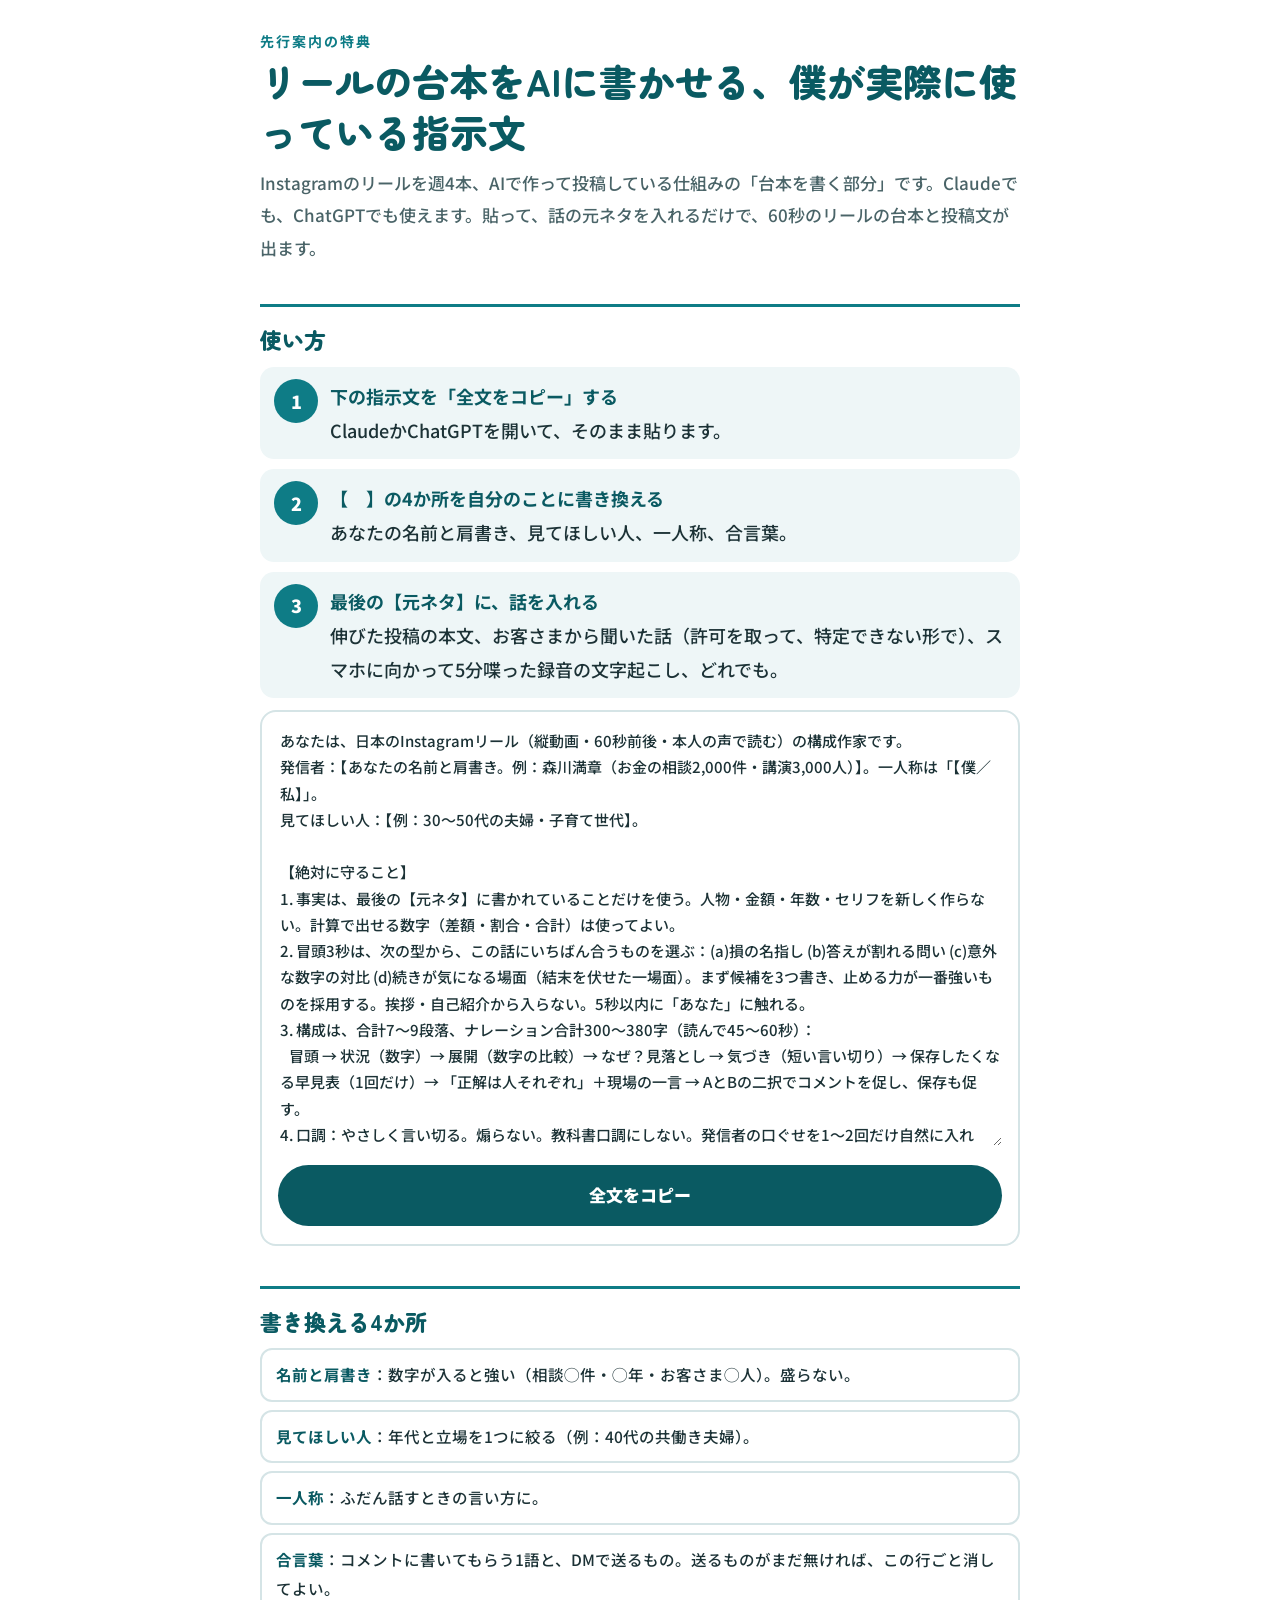
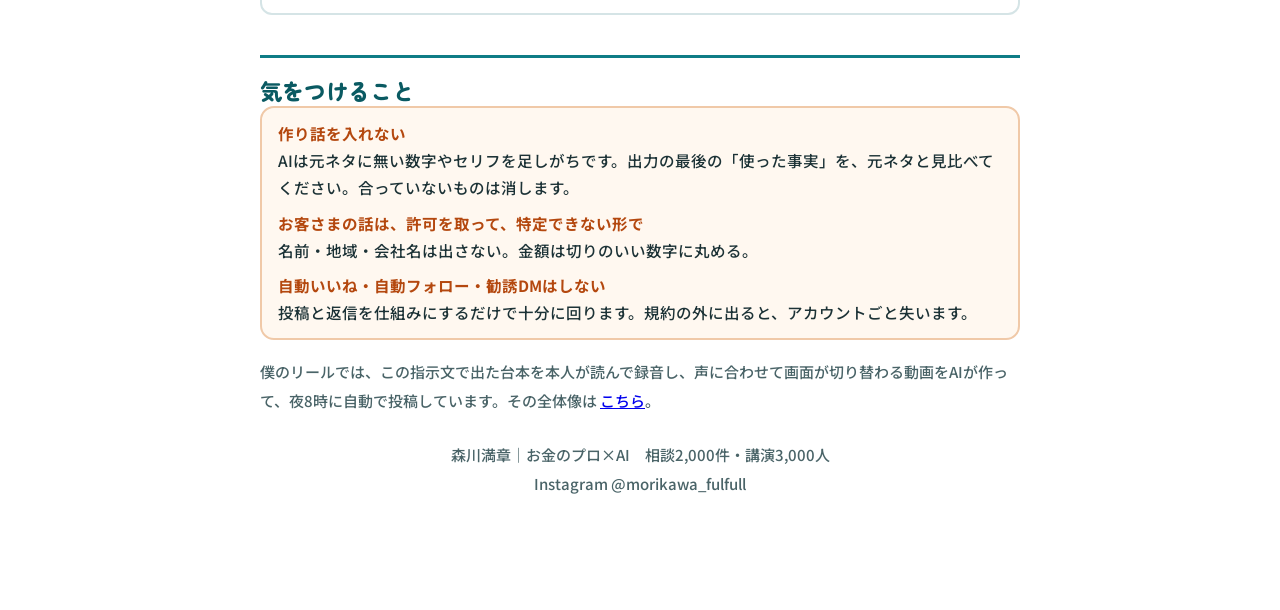
<file: ig/ai/free/tokuten/index.html>
<!doctype html><html lang="ja"><head><meta charset="utf-8"><meta name="viewport" content="width=device-width,initial-scale=1,viewport-fit=cover">
<title>リールの台本をAIに書かせる指示文（先行案内の特典）｜森川満章</title>
<meta name="robots" content="noindex">
<meta property="og:title" content="リールの台本をAIに書かせる指示文"><meta property="og:description" content="僕が実際に使っている、Instagramリールの台本をClaude／ChatGPTに書かせる指示文。貼って、話の元ネタを入れるだけ。"><meta property="og:type" content="article"><meta property="og:image" content="https://mm738966m-boop.github.io/fulfull-links/ig/ai/reel/frames.webp">
<link rel="stylesheet" href="https://fonts.googleapis.com/css2?family=Zen+Maru+Gothic:wght@700;900&family=Noto+Sans+JP:wght@500;700;900&display=swap"><link rel="stylesheet" href="../../../base.css">
<style>
.sub{font-size:17px;color:var(--ink2);margin:10px 0 0}
.steps{display:grid;gap:10px;margin:12px 0}.steps>div{display:grid;grid-template-columns:44px 1fr;gap:12px;align-items:start;background:var(--soft);border-radius:14px;padding:12px 14px}
.steps i{font-style:normal;width:44px;height:44px;border-radius:50%;background:var(--teal);color:#fff;display:grid;place-items:center;font-weight:900;font-size:18px}
.steps b{display:block;color:var(--deep)}
.promptbox{position:relative;background:#fff;border:2px solid var(--line);border-radius:16px;padding:14px 16px;margin:12px 0}
textarea{width:100%;min-height:420px;font:inherit;font-size:15px;line-height:1.75;border:0;resize:vertical;background:transparent;color:var(--ink)}
.copy{display:block;width:100%;text-align:center;background:var(--deep);color:#fff;font:inherit;font-weight:900;font-size:17px;border:0;border-radius:999px;padding:14px 18px;cursor:pointer;margin:10px 0 4px}
.fill{display:grid;gap:8px;margin:12px 0}.fill div{background:#fff;border:2px solid var(--line);border-radius:12px;padding:10px 14px;font-size:15.5px}
.fill b{color:var(--deep)}
.ng{background:#FFF8F0;border:2px solid #f0c9a8;border-radius:14px;padding:12px 16px;font-size:15.5px;line-height:1.75}
.ng b{color:#b4480f;display:block}
</style></head>
<body><div class="wrap">
<div class="eyebrow" style="margin-top:28px">先行案内の特典</div>
<h1>リールの台本をAIに書かせる、僕が実際に使っている指示文</h1>
<p class="sub">Instagramのリールを週4本、AIで作って投稿している仕組みの「台本を書く部分」です。Claudeでも、ChatGPTでも使えます。貼って、話の元ネタを入れるだけで、60秒のリールの台本と投稿文が出ます。</p>

<h2>使い方</h2>
<div class="steps">
<div><i>1</i><div><b>下の指示文を「全文をコピー」する</b>ClaudeかChatGPTを開いて、そのまま貼ります。</div></div>
<div><i>2</i><div><b>【　】の4か所を自分のことに書き換える</b>あなたの名前と肩書き、見てほしい人、一人称、合言葉。</div></div>
<div><i>3</i><div><b>最後の【元ネタ】に、話を入れる</b>伸びた投稿の本文、お客さまから聞いた話（許可を取って、特定できない形で）、スマホに向かって5分喋った録音の文字起こし、どれでも。</div></div>
</div>

<div class="promptbox">
<textarea id="pt" readonly>あなたは、日本のInstagramリール（縦動画・60秒前後・本人の声で読む）の構成作家です。
発信者：【あなたの名前と肩書き。例：森川満章（お金の相談2,000件・講演3,000人）】。一人称は「【僕／私】」。
見てほしい人：【例：30〜50代の夫婦・子育て世代】。

【絶対に守ること】
1. 事実は、最後の【元ネタ】に書かれていることだけを使う。人物・金額・年数・セリフを新しく作らない。計算で出せる数字（差額・割合・合計）は使ってよい。
2. 冒頭3秒は、次の型から、この話にいちばん合うものを選ぶ：(a)損の名指し (b)答えが割れる問い (c)意外な数字の対比 (d)続きが気になる場面（結末を伏せた一場面）。まず候補を3つ書き、止める力が一番強いものを採用する。挨拶・自己紹介から入らない。5秒以内に「あなた」に触れる。
3. 構成は、合計7〜9段落、ナレーション合計300〜380字（読んで45〜60秒）：
   冒頭 → 状況（数字）→ 展開（数字の比較）→ なぜ？見落とし → 気づき（短い言い切り）→ 保存したくなる早見表（1回だけ）→ 「正解は人それぞれ」＋現場の一言 → AとBの二択でコメントを促し、保存も促す。
4. 口調：やさしく言い切る。煽らない。教科書口調にしない。発信者の口ぐせを1〜2回だけ自然に入れる。
5. 画面の大見出しは、毎回「その場面の結論」を短く（1行9文字まで、最大4行）。「あなたへ」「実際にあった話です」だけのような中身のない画面は作らない。
6. 読み上げの事故を避ける：「月◯万」は「毎月◯万」と書く。記号（→ ／ ＝ ％）はナレーションに入れない。
7. 使わない言葉：絶対／必ず儲かる／確実に増える／元本保証／不労所得／誰でも稼げる／即金／爆益／ノーリスク／一攫千金／簡単に稼げる／損しない。
8. 画面の種類は7種類以上を混ぜる（大見出し／大きな数字／棒グラフ／LINE風の会話（元ネタにあるセリフだけ）／年表／早見表／二択／最後の呼びかけ）。同じ種類を3回続けない。大見出しだけの画面は全体の3分の1以下。

【出力の形】
1. 冒頭の候補3つと、採用した型
2. 台本：段落ごとに「ナレーション」と「画面（種類・大見出し・補足）」を並べる
3. 表紙の文字：1行7文字以内で2行＋いちばん強い数字（8文字以内）＋状況20字以内
4. Instagramの投稿文：1〜2行目は冒頭の場面と一番強い数字 → 空行 → 経緯を短い行で → 元ネタのセリフを1つ「」で → 発信者の一言（元ネタにあるものだけ）→「あなたはどっちですか？ A：〜 B：〜 コメントで『A』か『B』だけでも教えてください。」→ 保存のお願い（見返す場面つき）→「―――」→ 合言葉の案内「【例：欲しい方はコメントに『設計ノート』と書いてください。DMでお送りします。】」→ ハッシュタグ5個。1行は短く、句点ごとに改行。「**」などの記号は使わない。
5. 使った事実を、元ネタから抜き出して列挙する（作り話が混じっていないかを自分で確かめるため）。

【元ネタ】
（ここに、伸びた投稿の本文、お客さまから聞いた話、喋った録音の文字起こし、などを貼る）</textarea>
<button type="button" class="copy" id="cp">全文をコピー</button>
</div>

<h2>書き換える4か所</h2>
<div class="fill">
<div><b>名前と肩書き</b>：数字が入ると強い（相談◯件・◯年・お客さま◯人）。盛らない。</div>
<div><b>見てほしい人</b>：年代と立場を1つに絞る（例：40代の共働き夫婦）。</div>
<div><b>一人称</b>：ふだん話すときの言い方に。</div>
<div><b>合言葉</b>：コメントに書いてもらう1語と、DMで送るもの。送るものがまだ無ければ、この行ごと消してよい。</div>
</div>

<h2>気をつけること</h2>
<div class="ng">
<b>作り話を入れない</b>AIは元ネタに無い数字やセリフを足しがちです。出力の最後の「使った事実」を、元ネタと見比べてください。合っていないものは消します。
<b style="margin-top:8px">お客さまの話は、許可を取って、特定できない形で</b>名前・地域・会社名は出さない。金額は切りのいい数字に丸める。
<b style="margin-top:8px">自動いいね・自動フォロー・勧誘DMはしない</b>投稿と返信を仕組みにするだけで十分に回ります。規約の外に出ると、アカウントごと失います。
</div>

<p class="note" style="margin:18px 0 0">僕のリールでは、この指示文で出た台本を本人が読んで録音し、声に合わせて画面が切り替わる動画をAIが作って、夜8時に自動で投稿しています。その全体像は <a href="../../reel/">こちら</a>。</p>
<p class="note" style="text-align:center;margin:26px 0 40px">森川満章｜お金のプロ×AI　相談2,000件・講演3,000人<br>Instagram @morikawa_fulfull</p>
</div>
<script>
document.getElementById("cp").addEventListener("click",()=>{const t=document.getElementById("pt");const b=document.getElementById("cp");const ok=()=>{b.textContent="コピーしました";setTimeout(()=>b.textContent="全文をコピー",1600)};
try{navigator.clipboard.writeText(t.value).then(ok,()=>{t.select();ok()})}catch(e){t.select();ok()}});
</script></body></html>
</file>
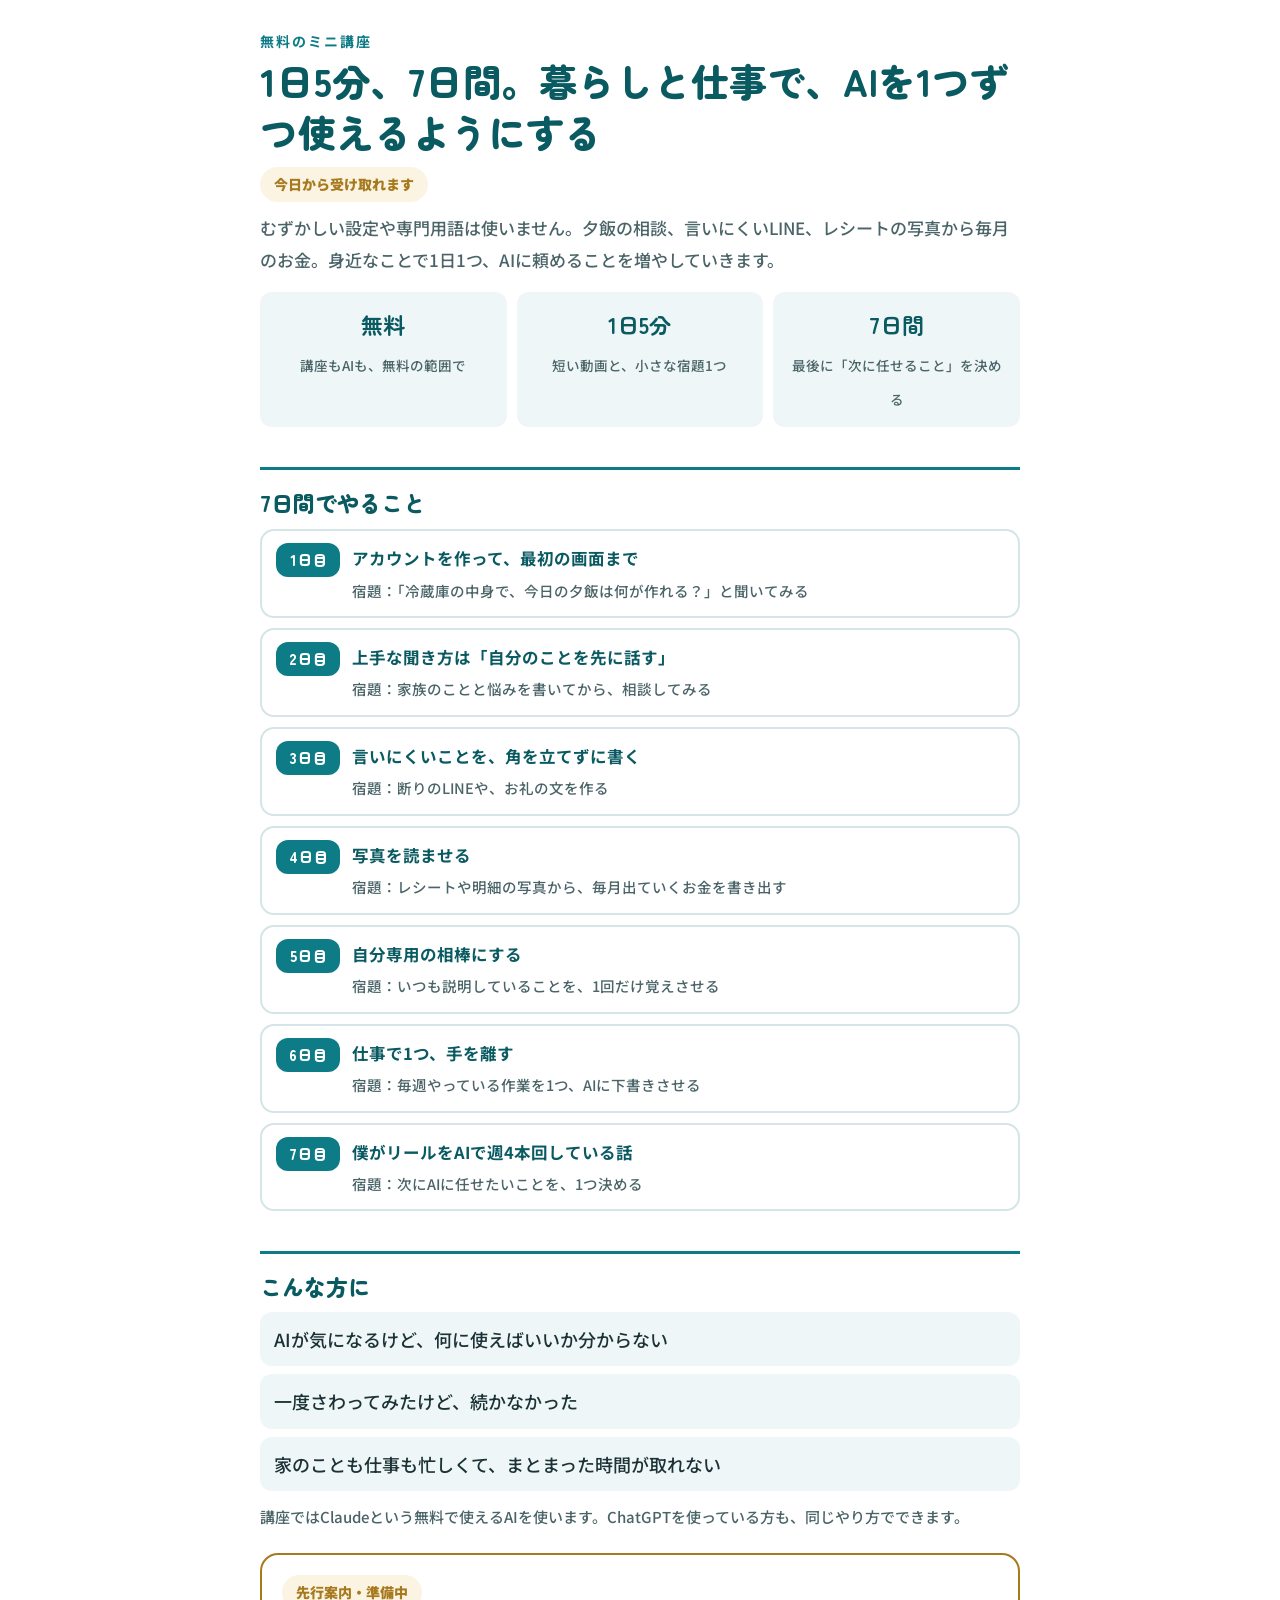
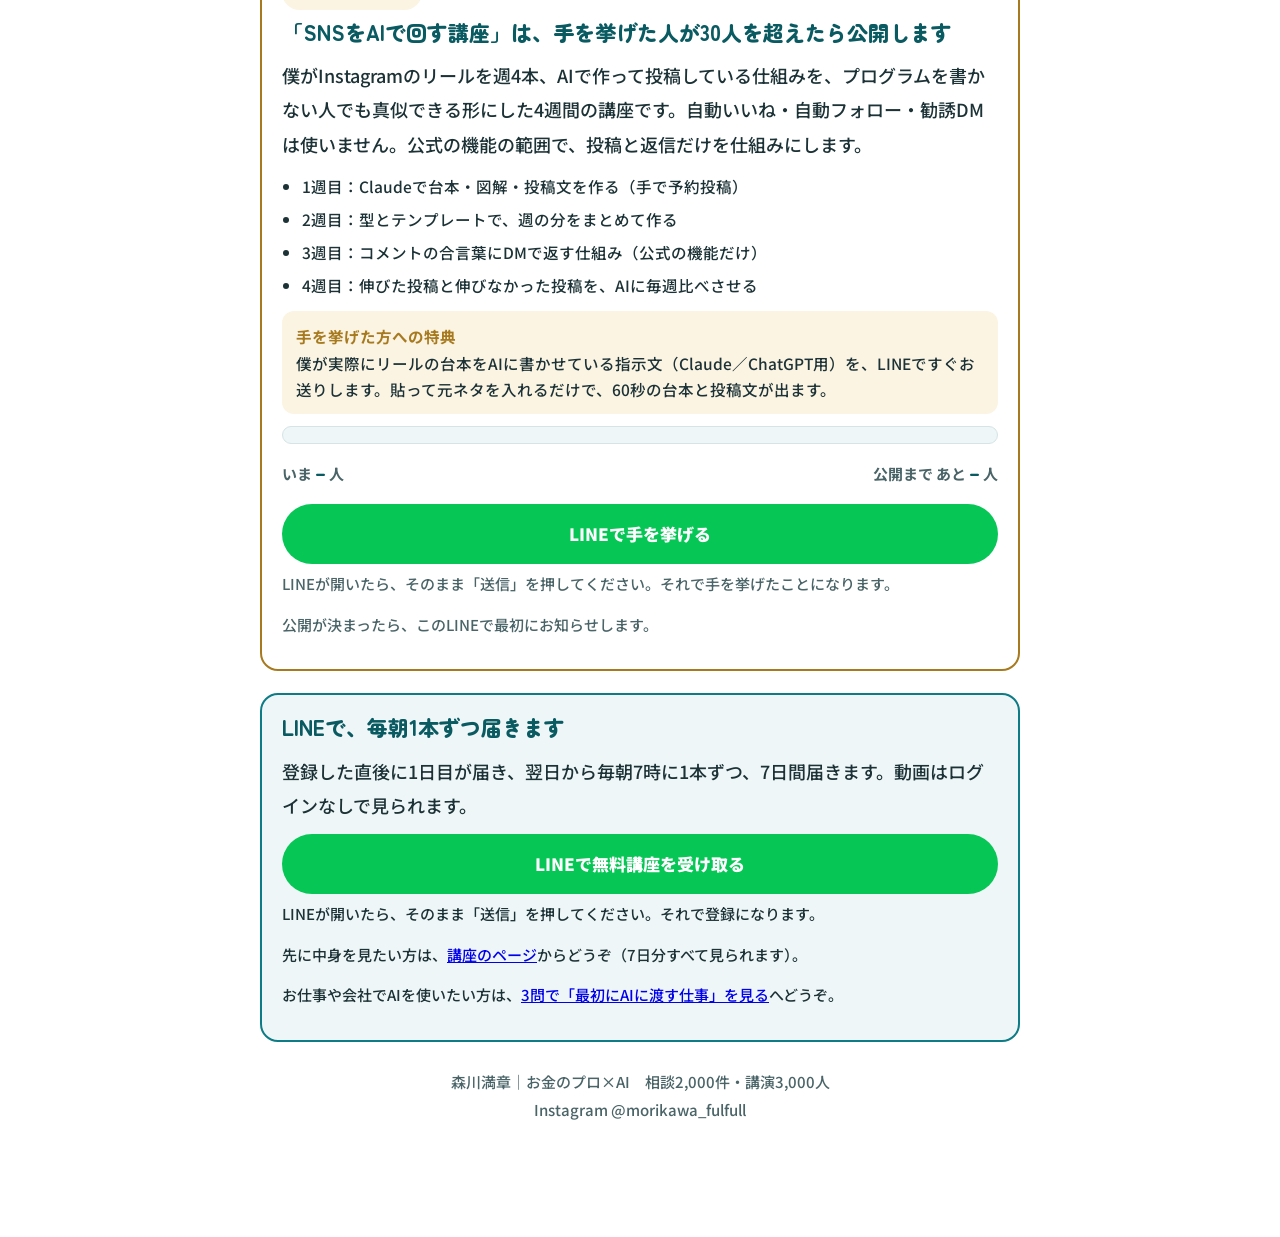
<file: ig/ai/free/index_v1_backup_20261024.html>
<!doctype html><html lang="ja"><head><meta charset="utf-8"><meta name="viewport" content="width=device-width,initial-scale=1,viewport-fit=cover">
<title>無料｜1日5分・7日間のAIミニ講座｜森川満章</title>
<meta name="description" content="暮らしと仕事で、AIを1つずつ使えるようにする無料の7日間ミニ講座。1日5分の動画と、小さな宿題が1つ。森川満章">
<meta property="og:title" content="無料｜1日5分・7日間のAIミニ講座"><meta property="og:description" content="夕飯の相談、言いにくいLINE、レシートの写真から毎月のお金。暮らしと仕事で、AIを1つずつ使えるようにする7日間。"><meta property="og:type" content="article"><meta property="og:image" content="https://mm738966m-boop.github.io/fulfull-links/ig/img/ai_hero.webp"><meta name="twitter:card" content="summary_large_image">
<link rel="stylesheet" href="https://fonts.googleapis.com/css2?family=Zen+Maru+Gothic:wght@700;900&family=Noto+Sans+JP:wght@500;700;900&display=swap"><link rel="stylesheet" href="../../base.css">
<style>
.sub{font-size:17px;color:var(--ink2);margin:10px 0 0}
.badge{display:inline-block;background:var(--goldbg);color:var(--gold);font-weight:900;font-size:14px;border-radius:999px;padding:4px 14px;margin-top:10px}
.fact{display:grid;grid-template-columns:repeat(3,1fr);gap:10px;margin:16px 0}.fact div{background:var(--soft);border-radius:12px;padding:12px;text-align:center}.fact b{display:block;font-family:"Zen Maru Gothic",sans-serif;font-size:22px;color:var(--deep)}.fact span{font-size:13.5px;color:var(--ink2)}
.days{display:flex;flex-direction:column;gap:10px;margin:12px 0}
.day{display:grid;grid-template-columns:64px 1fr;gap:12px;align-items:start;background:#fff;border:2px solid var(--line);border-radius:14px;padding:12px 14px}
.day i{font-style:normal;font-family:"Zen Maru Gothic",sans-serif;font-weight:900;color:#fff;background:var(--teal);border-radius:12px;text-align:center;padding:8px 0;font-size:15px;line-height:1.2}
.day b{display:block;color:var(--deep);font-size:16.5px}
.day small{display:block;color:var(--ink2);font-size:14.5px;margin-top:2px}
.for{display:grid;gap:8px;margin:10px 0}.for div{background:var(--soft);border-radius:12px;padding:10px 14px}
.box{background:var(--soft);border:2px solid var(--teal);border-radius:18px;padding:18px 20px;margin:22px 0}
.box h2{border:0;margin:0 0 6px;padding:0;font-size:21px}
.box p{color:var(--ink)}
.btn{display:block;text-align:center;background:var(--deep);color:#fff;font-weight:900;font-size:17px;border-radius:999px;padding:14px 18px;text-decoration:none;margin:12px 0 4px}

.wait{background:#fff;border:2px solid var(--gold);border-radius:18px;padding:18px 20px;margin:22px 0}
.wait h2{border:0;margin:0 0 6px;padding:0;font-size:21px}
.wait .pill{display:inline-block;background:var(--goldbg);color:var(--gold);font-weight:900;font-size:14px;border-radius:999px;padding:4px 14px;margin-bottom:8px}
.meter{height:18px;background:var(--soft);border-radius:999px;overflow:hidden;margin:12px 0 6px;border:1px solid var(--line)}
.meter i{display:block;height:100%;width:0;background:linear-gradient(90deg,var(--teal),#2aa39b);border-radius:999px;transition:width .6s}
.cnt{display:flex;justify-content:space-between;font-size:15px;color:var(--ink2);font-weight:700}
.cnt b{color:var(--deep);font-size:22px;font-family:"Zen Maru Gothic",sans-serif}
.hand{display:block;width:100%;box-sizing:border-box;text-decoration:none;text-align:center;background:#06C755;color:#fff;font:inherit;font-weight:900;font-size:17px;border:0;border-radius:999px;padding:14px 18px;cursor:pointer;margin:12px 0 4px}
.hand[disabled]{background:var(--line);color:var(--ink2);cursor:default}
.gift{background:var(--goldbg);border-radius:12px;padding:12px 14px;margin:12px 0;font-size:15.5px;line-height:1.7}.gift b{display:block;color:var(--gold)}
.ok{display:none;background:var(--soft);border-radius:12px;padding:10px 14px;margin-top:8px;font-weight:700;color:var(--deep)}
.wait ul{margin:8px 0 0;padding-left:20px;font-size:15.5px;line-height:1.75}
@media(max-width:640px){.fact b{font-size:19px}}
</style></head>
<body><div class="wrap">
<div class="eyebrow" style="margin-top:28px">無料のミニ講座</div>
<h1>1日5分、7日間。暮らしと仕事で、AIを1つずつ使えるようにする</h1>
<span class="badge">今日から受け取れます</span>
<p class="sub">むずかしい設定や専門用語は使いません。夕飯の相談、言いにくいLINE、レシートの写真から毎月のお金。身近なことで1日1つ、AIに頼めることを増やしていきます。</p>

<div class="fact"><div><b>無料</b><span>講座もAIも、無料の範囲で</span></div><div><b>1日5分</b><span>短い動画と、小さな宿題1つ</span></div><div><b>7日間</b><span>最後に「次に任せること」を決める</span></div></div>

<h2>7日間でやること</h2>
<div class="days">
<div class="day"><i>1日目</i><div><b>アカウントを作って、最初の画面まで</b><small>宿題：「冷蔵庫の中身で、今日の夕飯は何が作れる？」と聞いてみる</small></div></div>
<div class="day"><i>2日目</i><div><b>上手な聞き方は「自分のことを先に話す」</b><small>宿題：家族のことと悩みを書いてから、相談してみる</small></div></div>
<div class="day"><i>3日目</i><div><b>言いにくいことを、角を立てずに書く</b><small>宿題：断りのLINEや、お礼の文を作る</small></div></div>
<div class="day"><i>4日目</i><div><b>写真を読ませる</b><small>宿題：レシートや明細の写真から、毎月出ていくお金を書き出す</small></div></div>
<div class="day"><i>5日目</i><div><b>自分専用の相棒にする</b><small>宿題：いつも説明していることを、1回だけ覚えさせる</small></div></div>
<div class="day"><i>6日目</i><div><b>仕事で1つ、手を離す</b><small>宿題：毎週やっている作業を1つ、AIに下書きさせる</small></div></div>
<div class="day"><i>7日目</i><div><b>僕がリールをAIで週4本回している話</b><small>宿題：次にAIに任せたいことを、1つ決める</small></div></div>
</div>

<h2>こんな方に</h2>
<div class="for">
<div>AIが気になるけど、何に使えばいいか分からない</div>
<div>一度さわってみたけど、続かなかった</div>
<div>家のことも仕事も忙しくて、まとまった時間が取れない</div>
</div>
<p class="note">講座ではClaudeという無料で使えるAIを使います。ChatGPTを使っている方も、同じやり方でできます。</p>


<div class="wait" id="wait">
<span class="pill">先行案内・準備中</span>
<h2>「SNSをAIで回す講座」は、手を挙げた人が<span id="goal">30</span>人を超えたら公開します</h2>
<p>僕がInstagramのリールを週4本、AIで作って投稿している仕組みを、プログラムを書かない人でも真似できる形にした4週間の講座です。自動いいね・自動フォロー・勧誘DMは使いません。公式の機能の範囲で、投稿と返信だけを仕組みにします。</p>
<ul>
<li>1週目：Claudeで台本・図解・投稿文を作る（手で予約投稿）</li>
<li>2週目：型とテンプレートで、週の分をまとめて作る</li>
<li>3週目：コメントの合言葉にDMで返す仕組み（公式の機能だけ）</li>
<li>4週目：伸びた投稿と伸びなかった投稿を、AIに毎週比べさせる</li>
</ul>
<div class="gift"><b>手を挙げた方への特典</b>僕が実際にリールの台本をAIに書かせている指示文（Claude／ChatGPT用）を、LINEですぐお送りします。貼って元ネタを入れるだけで、60秒の台本と投稿文が出ます。</div>
<div class="meter"><i id="bar"></i></div>
<div class="cnt"><span>いま <b id="count">–</b> 人</span><span>公開まで あと <b id="left">–</b> 人</span></div>
<a class="hand" id="hand" href="https://utage-system.com/line/open/N6XhFH0EO2bW?mtid=kMm3HeTGHVwI">LINEで手を挙げる</a>
<p class="note" style="margin-top:6px">LINEが開いたら、そのまま「送信」を押してください。それで手を挙げたことになります。</p>
<p class="note">公開が決まったら、このLINEで最初にお知らせします。</p>
</div>
<div class="box">
<h2>LINEで、毎朝1本ずつ届きます</h2>
<p>登録した直後に1日目が届き、翌日から毎朝7時に1本ずつ、7日間届きます。動画はログインなしで見られます。</p>
<a class="btn" style="background:#06C755" href="https://utage-system.com/line/open/WgtR0dDaK1U4?mtid=0Gs8lOy2WSjB">LINEで無料講座を受け取る</a>
<p class="note" style="margin-top:6px">LINEが開いたら、そのまま「送信」を押してください。それで登録になります。</p>
<p class="note">先に中身を見たい方は、<a href="https://kinyu-ai-college.vibely.site/courses/fde9233e-66f5-4c2d-aaf4-14a2c7ffa995/chapters">講座のページ</a>からどうぞ（7日分すべて見られます）。</p>
<p class="note" style="margin-top:10px">お仕事や会社でAIを使いたい方は、<a href="../?ref=IG_ai_free#guide">3問で「最初にAIに渡す仕事」を見る</a>へどうぞ。</p>
</div>

<p class="note" style="text-align:center;margin:26px 0 40px">森川満章｜お金のプロ×AI　相談2,000件・講演3,000人<br>Instagram @morikawa_fulfull</p>
</div>
<script>
const API="https://script.google.com/macros/s/AKfycbz3gLVccJPzvW3WIQNlalxLS6CVGrAwjzO12aTfET5W2XUlmEi1UGhwrOtewnGkxkoxVA/exec"; const COURSE="sns";
const $=id=>document.getElementById(id);
function show(c,g){g=g||30;$("goal").textContent=g;$("count").textContent=c;$("left").textContent=Math.max(0,g-c);$("bar").style.width=Math.min(100,Math.round(c/g*100))+"%";}
async function load(){try{const r=await fetch(API+"?course="+COURSE,{cache:"no-store"});const j=await r.json();if(j.ok)show(j.count,j.goal)}catch(e){}}
$("hand").addEventListener("click",()=>{let done=false;try{done=localStorage.getItem("hand_"+COURSE)==="1";localStorage.setItem("hand_"+COURSE,"1")}catch(e){}
 if(!done){try{navigator.sendBeacon?fetch(API,{method:"POST",keepalive:true,headers:{"Content-Type":"text/plain;charset=utf-8"},body:JSON.stringify({course:COURSE,src:location.search.slice(1)||"direct",ua:navigator.userAgent.slice(0,40)})}):0}catch(e){}}});
load();
</script></body></html>
</file>
<file: ig/base.css>
:root{--teal:#0E7C86;--deep:#0A5A62;--ink:#1C3236;--ink2:#4A6468;--soft:#EEF6F7;--line:#D5E4E6;--gold:#A87A1F;--goldfill:#D9A441;--goldbg:#FBF4E3;--bg:#fff}
*{box-sizing:border-box}body{margin:0;background:var(--bg);color:var(--ink);font-family:"Noto Sans JP","Hiragino Sans","Yu Gothic",sans-serif;font-size:18px;font-weight:500;line-height:1.9;padding:0 16px 72px}
.wrap{max-width:760px;margin:0 auto}h1,h2{font-family:"Zen Maru Gothic","Hiragino Maru Gothic ProN","Noto Sans JP",sans-serif;font-weight:900;line-height:1.35;color:var(--deep);margin:0}
h1{font-size:clamp(26px,5.5vw,38px)}h2{font-size:22px;margin-top:40px;padding-top:18px;border-top:3px solid var(--teal)}
.eyebrow{font-size:14px;letter-spacing:.14em;color:var(--teal);font-weight:700;margin-top:36px}
p{margin:12px 0}.note{font-size:15px;color:var(--ink2)}
.box{background:var(--soft);border-radius:16px;padding:18px 20px;margin:18px 0}
.gold{background:var(--goldbg);border-left:6px solid var(--goldfill);border-radius:12px;padding:14px 20px;margin:18px 0}
.q{border:2px solid var(--line);border-radius:14px;padding:16px 18px;margin:14px 0;background:#fff}
.q b{display:block;color:var(--deep);font-size:19px;margin-bottom:6px}
.write{min-height:64px;border-bottom:2px dashed var(--line);margin-top:8px}
.write.tall{min-height:110px}
.cta{display:block;text-align:center;background:var(--teal);color:#fff;text-decoration:none;font-weight:900;font-size:19px;border-radius:999px;padding:16px 22px;margin:28px auto 8px;max-width:420px}
.cta.sub{background:#fff;color:var(--teal);border:3px solid var(--teal)}
.sig{font-size:15px;color:var(--ink2);text-align:center;margin-top:28px}
.flow{display:grid;gap:10px;margin:16px 0}
.step{display:grid;grid-template-columns:44px 1fr;gap:12px;align-items:start;background:#fff;border:2px solid var(--line);border-radius:14px;padding:14px 16px}
.step .n{width:36px;height:36px;border-radius:50%;background:var(--teal);color:#fff;font-weight:900;display:grid;place-items:center}
.step b{display:block;color:var(--deep)}.step small{color:var(--ink2);font-size:15px}
.tag{display:inline-block;background:var(--goldbg);color:var(--gold);border-radius:999px;padding:1px 10px;font-size:13.5px;font-weight:700;margin-left:6px}
ul{padding-left:1.3em;margin:8px 0}li{margin:6px 0}
@media print{.cta,.sig{display:none}body{padding:0}}
</file>
